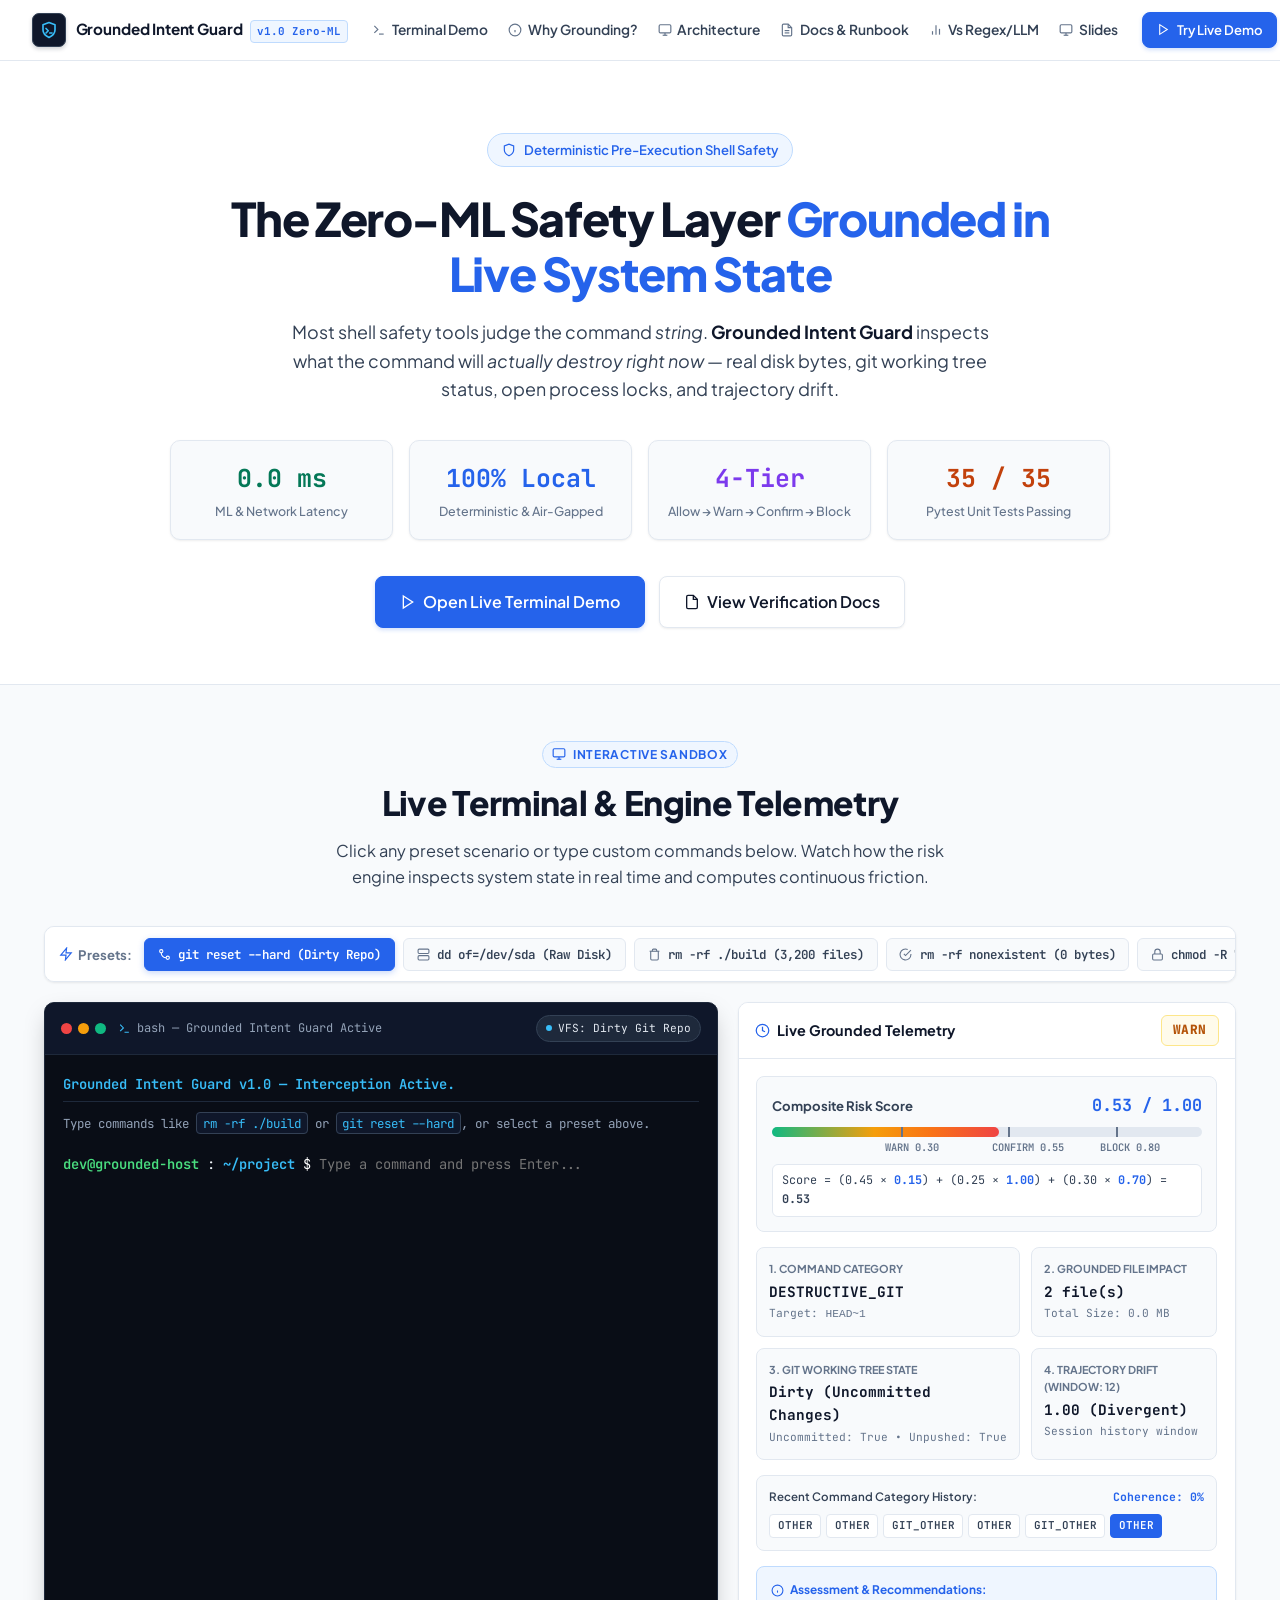
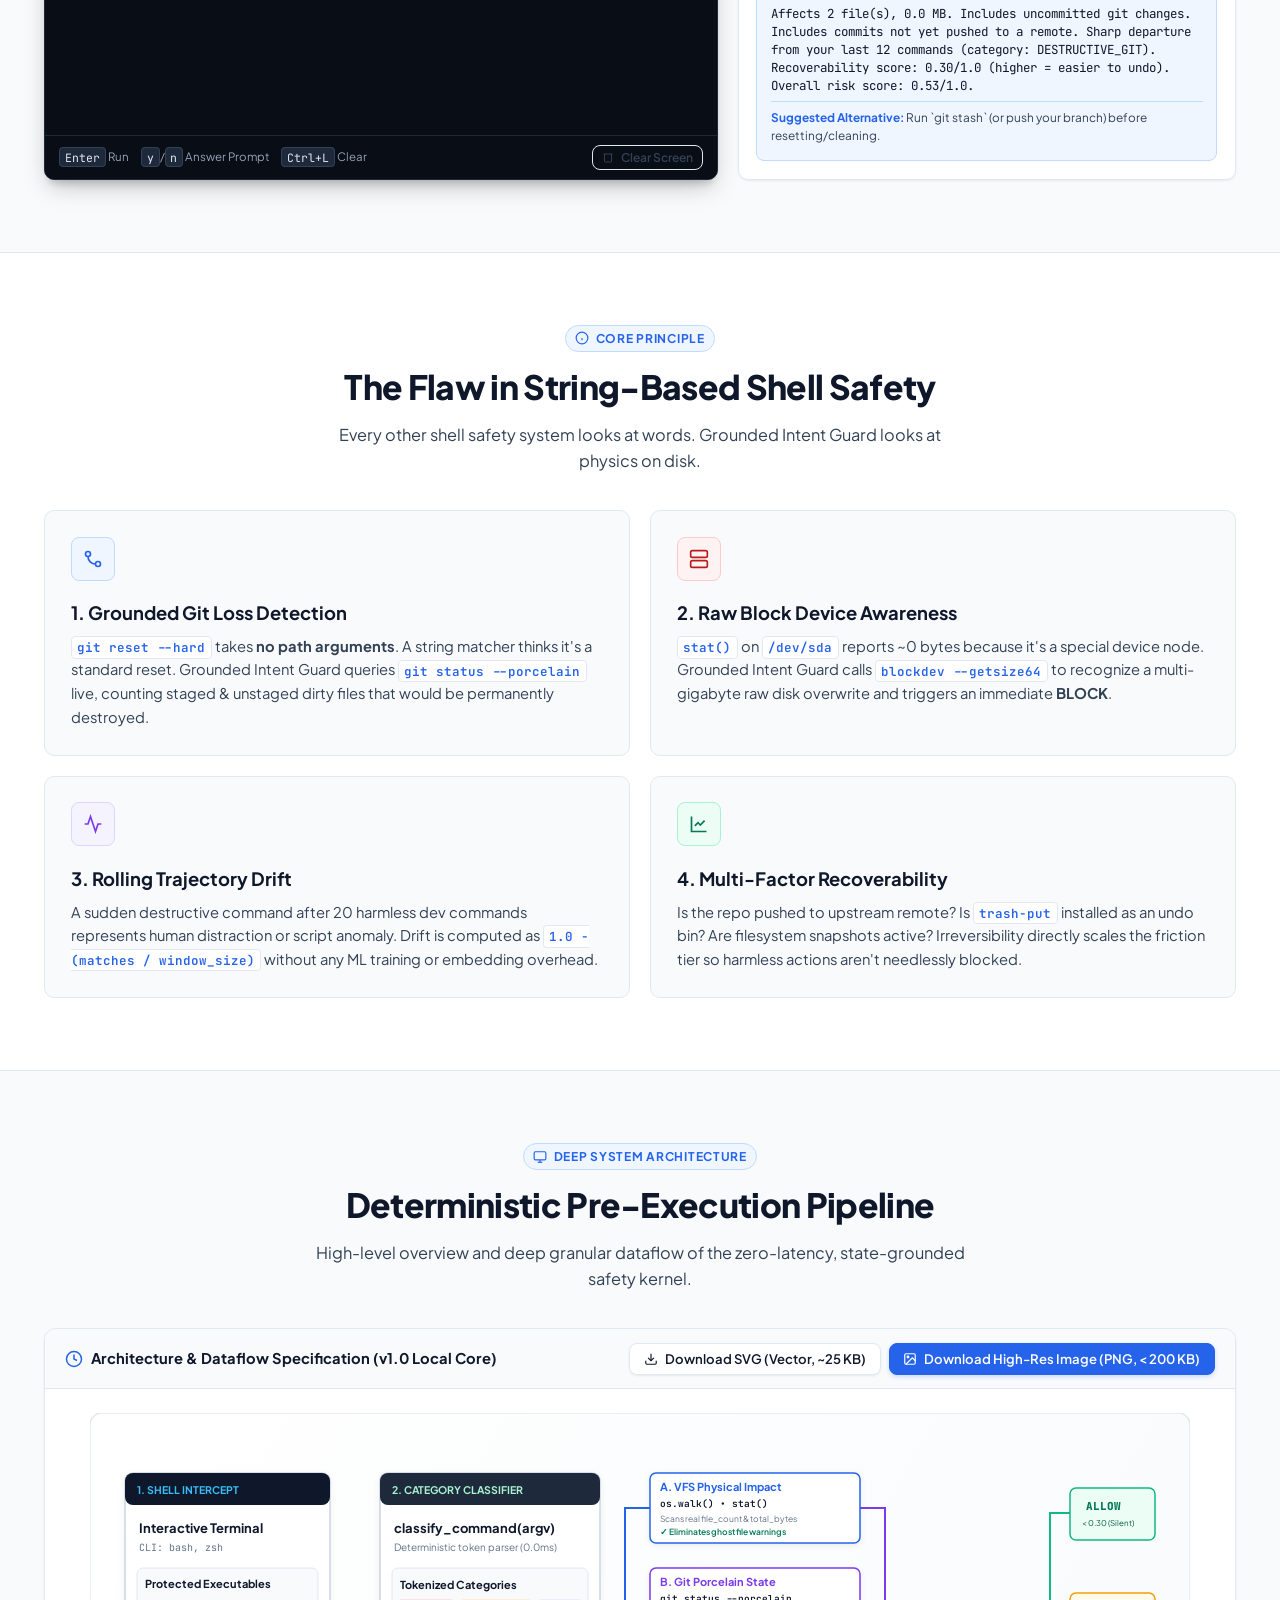
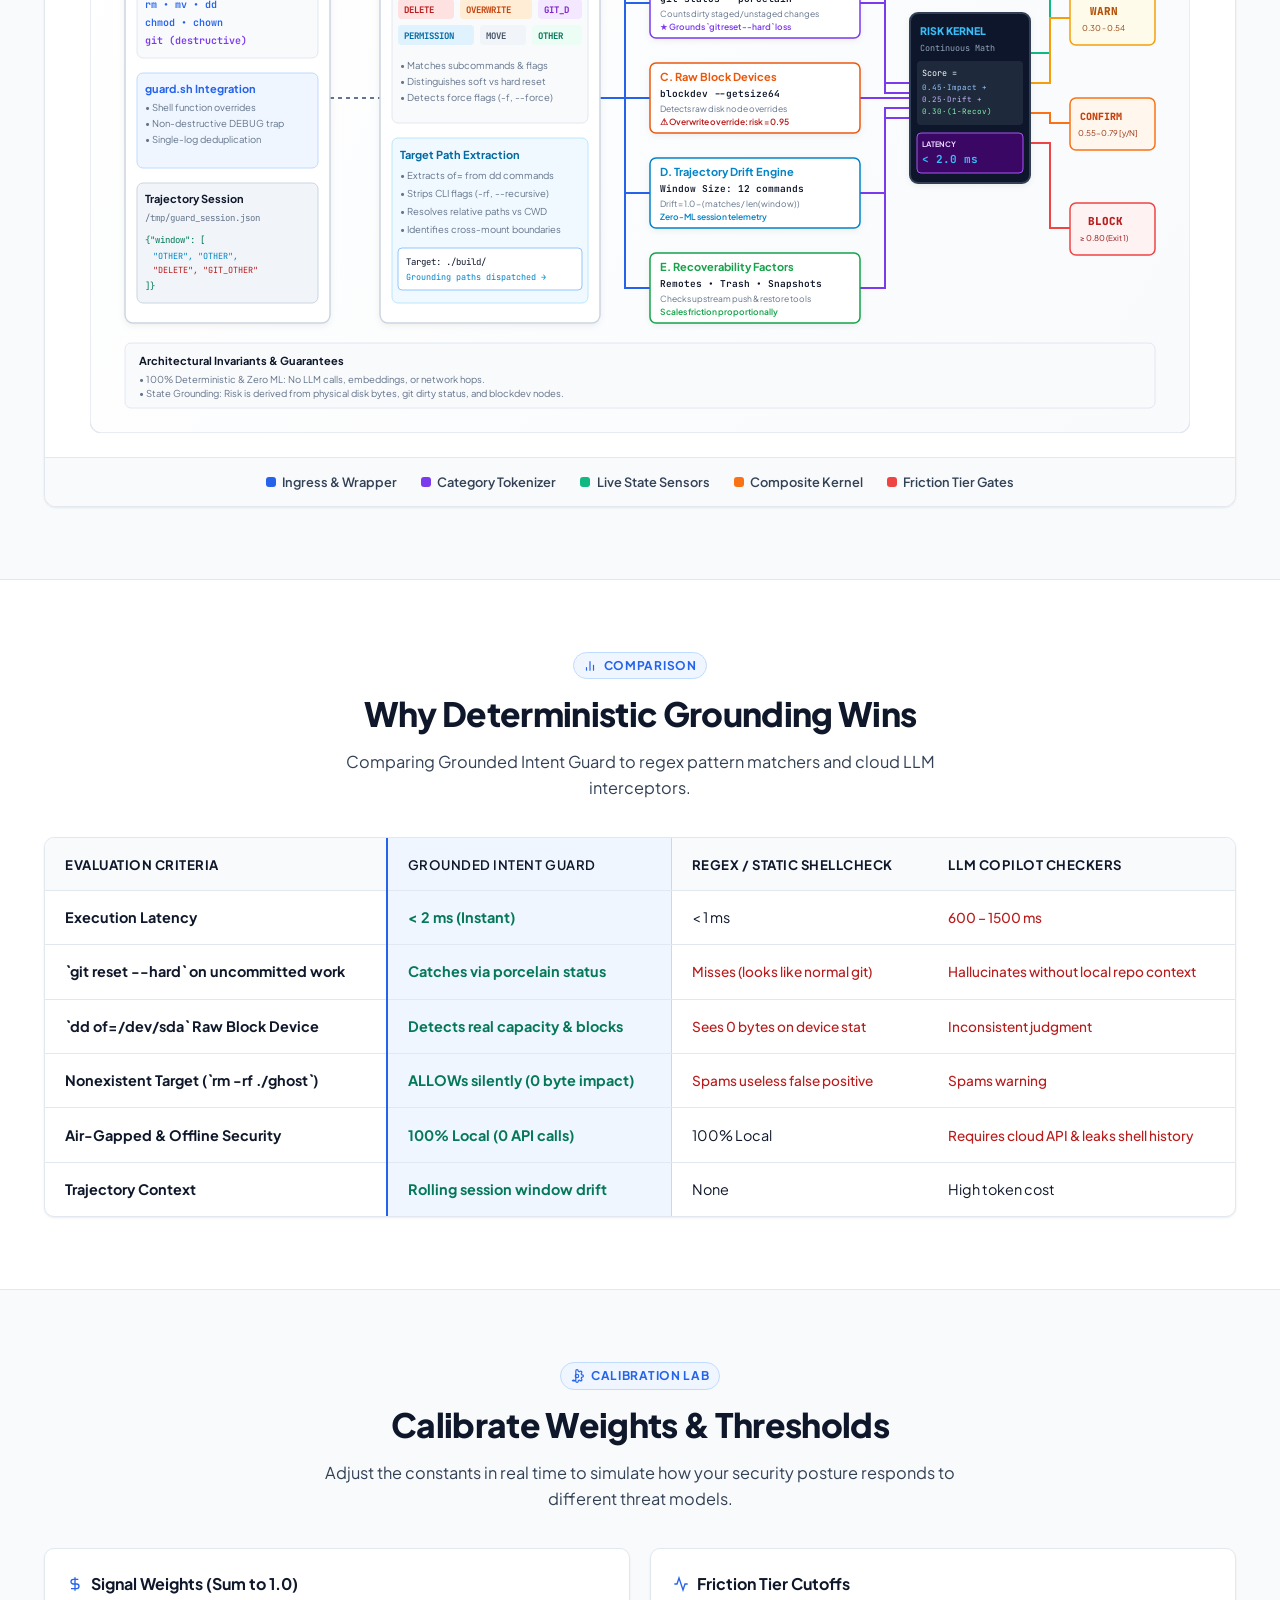
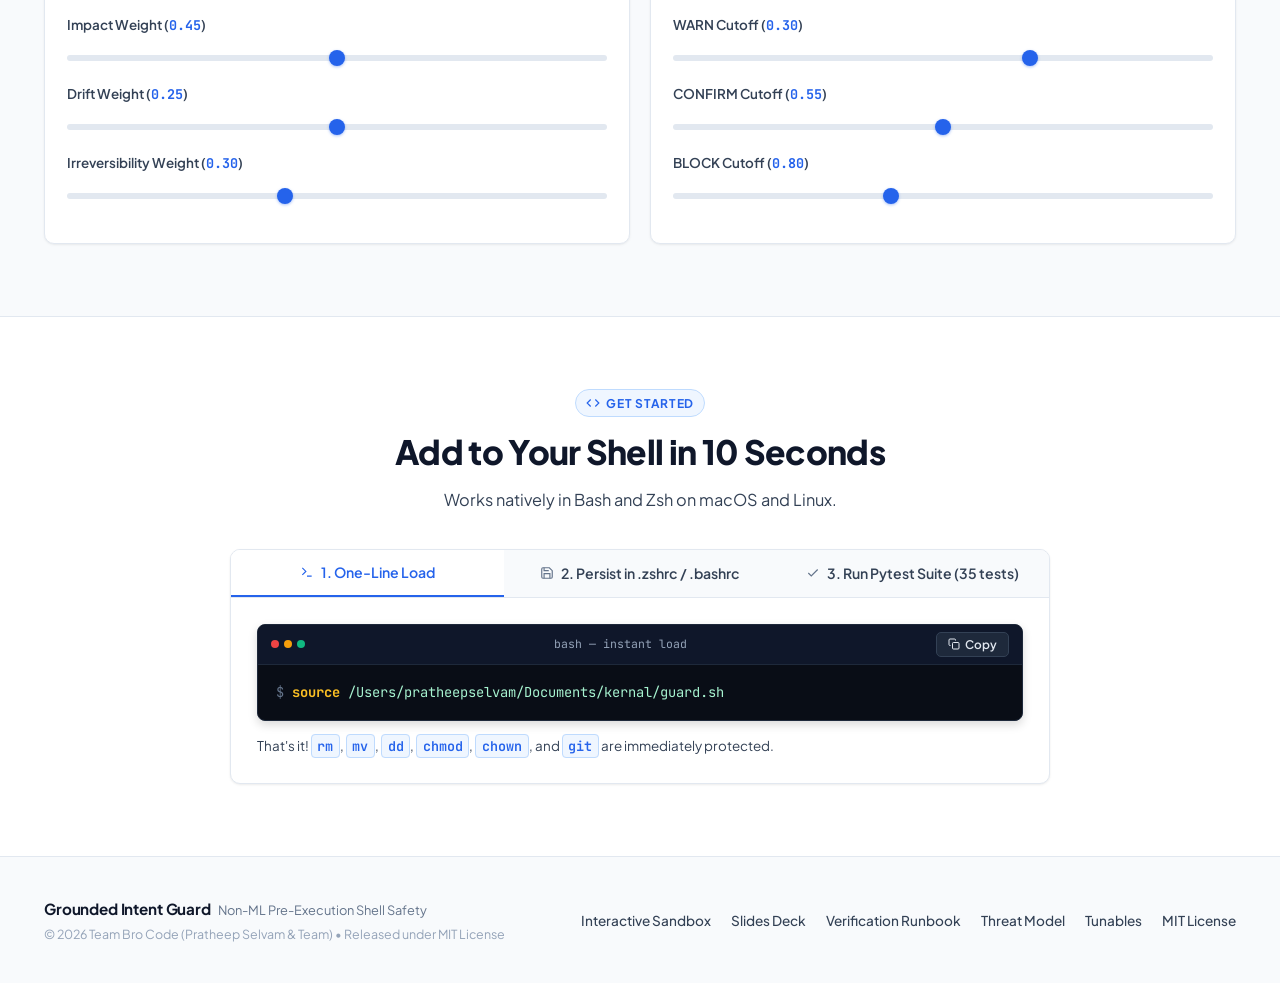
<file: index.html>
<!DOCTYPE html>
<html lang="en">
<head>
  <meta charset="UTF-8">
  <meta name="viewport" content="width=device-width, initial-scale=1.0">
  <title>Grounded Intent Guard — State-Grounded Shell Safety Layer</title>
  <meta name="description" content="A deterministic, zero-ML pre-execution safety layer for shell commands that grounds risk in live filesystem, git porcelain, and trajectory drift.">
  <link rel="icon" type="image/svg+xml" href="favicon.svg">
  <link rel="preconnect" href="https://fonts.googleapis.com">
  <link rel="preconnect" href="https://fonts.gstatic.com" crossorigin>
  <link href="https://fonts.googleapis.com/css2?family=Plus+Jakarta+Sans:wght@400;500;600;700;800&family=JetBrains+Mono:wght@400;500;600;700&display=swap" rel="stylesheet">
  <link rel="stylesheet" href="styles.css">
</head>
<body>

  <!-- Navigation Bar — Guaranteed Single Line -->
  <header class="navbar">
    <div class="nav-container">
      <a href="index.html" class="nav-brand">
        <div class="brand-icon">
          <!-- Custom Shield + Terminal Vector Logo -->
          <svg viewBox="0 0 24 24" width="18" height="18" fill="none" stroke="currentColor" stroke-width="2.2" stroke-linecap="round" stroke-linejoin="round">
            <path d="M12 22s8-4 8-10V5l-8-3-8 3v7c0 6 8 10 8 10z"/>
            <polyline points="8 10 11 13 8 16"/>
            <line x1="13" y1="16" x2="16" y2="16"/>
          </svg>
        </div>
        <div class="brand-text">
          <span class="brand-name">Grounded Intent Guard</span>
          <span class="brand-tag">v1.0 Zero-ML</span>
        </div>
      </a>

      <nav class="nav-links">
        <a href="#demo-sandbox" class="nav-link">
          <svg viewBox="0 0 24 24" width="14" height="14" fill="none" stroke="currentColor" stroke-width="2"><polyline points="4 17 10 11 4 5"/><line x1="12" y1="19" x2="20" y2="19"/></svg>
          Terminal Demo
        </a>
        <a href="#state-grounding" class="nav-link">
          <svg viewBox="0 0 24 24" width="14" height="14" fill="none" stroke="currentColor" stroke-width="2"><circle cx="12" cy="12" r="10"/><line x1="12" y1="16" x2="12" y2="12"/><line x1="12" y1="8" x2="12.01" y2="8"/></svg>
          Why Grounding?
        </a>
        <a href="#architecture" class="nav-link">
          <svg viewBox="0 0 24 24" width="14" height="14" fill="none" stroke="currentColor" stroke-width="2"><rect x="2" y="3" width="20" height="14" rx="2" ry="2"/><line x1="8" y1="21" x2="16" y2="21"/><line x1="12" y1="17" x2="12" y2="21"/></svg>
          Architecture
        </a>
        <a href="docs.html" class="nav-link">
          <svg viewBox="0 0 24 24" width="14" height="14" fill="none" stroke="currentColor" stroke-width="2"><path d="M14 2H6a2 2 0 0 0-2 2v16a2 2 0 0 0 2 2h12a2 2 0 0 0 2-2V8z"/><polyline points="14 2 14 8 20 8"/><line x1="16" y1="13" x2="8" y2="13"/><line x1="16" y1="17" x2="8" y2="17"/></svg>
          Docs & Runbook
        </a>
        <a href="#comparison" class="nav-link">
          <svg viewBox="0 0 24 24" width="14" height="14" fill="none" stroke="currentColor" stroke-width="2"><line x1="18" y1="20" x2="18" y2="10"/><line x1="12" y1="20" x2="12" y2="4"/><line x1="6" y1="20" x2="6" y2="14"/></svg>
          Vs Regex/LLM
        </a>
        <a href="slides.html" class="nav-link">
          <svg viewBox="0 0 24 24" width="14" height="14" fill="none" stroke="currentColor" stroke-width="2"><rect x="2" y="3" width="20" height="14" rx="2"/><line x1="8" y1="21" x2="16" y2="21"/><line x1="12" y1="17" x2="12" y2="21"/></svg>
          Slides
        </a>
      </nav>

      <div class="nav-actions">
        <a href="#demo-sandbox" class="btn btn-primary btn-sm">
          <svg viewBox="0 0 24 24" width="13" height="13" fill="none" stroke="currentColor" stroke-width="2"><polygon points="5 3 19 12 5 21 5 3"/></svg>
          Try Live Demo
        </a>
      </div>
    </div>
  </header>

  <!-- Hero Section -->
  <section class="hero-section" id="hero">
    <div class="container hero-container">
      <div class="hero-badge">
        <svg viewBox="0 0 24 24" width="14" height="14" fill="none" stroke="currentColor" stroke-width="2"><path d="M12 22s8-4 8-10V5l-8-3-8 3v7c0 6 8 10 8 10z"/></svg>
        <span>Deterministic Pre-Execution Shell Safety</span>
      </div>

      <h1 class="hero-title">
        The Zero-ML Safety Layer <span class="text-blue">Grounded in Live System State</span>
      </h1>

      <p class="hero-subtitle">
        Most shell safety tools judge the command <em>string</em>. <strong>Grounded Intent Guard</strong> inspects what the command will <em>actually destroy right now</em> — real disk bytes, git working tree status, open process locks, and trajectory drift.
      </p>

      <!-- Key Metrics Row -->
      <div class="metrics-strip">
        <div class="metric-card">
          <div class="metric-value text-emerald">0.0 ms</div>
          <div class="metric-label">ML & Network Latency</div>
        </div>
        <div class="metric-card">
          <div class="metric-value text-blue">100% Local</div>
          <div class="metric-label">Deterministic & Air-Gapped</div>
        </div>
        <div class="metric-card">
          <div class="metric-value text-purple">4-Tier</div>
          <div class="metric-label">Allow → Warn → Confirm → Block</div>
        </div>
        <div class="metric-card">
          <div class="metric-value text-orange">35 / 35</div>
          <div class="metric-label">Pytest Unit Tests Passing</div>
        </div>
      </div>

      <div class="hero-ctas">
        <a href="#demo-sandbox" class="btn btn-primary btn-lg">
          <svg viewBox="0 0 24 24" width="16" height="16" fill="none" stroke="currentColor" stroke-width="2"><polygon points="5 3 19 12 5 21 5 3"/></svg>
          Open Live Terminal Demo
        </a>
        <a href="docs.html" class="btn btn-secondary btn-lg">
          <svg viewBox="0 0 24 24" width="16" height="16" fill="none" stroke="currentColor" stroke-width="2"><path d="M14 2H6a2 2 0 0 0-2 2v16a2 2 0 0 0 2 2h12a2 2 0 0 0 2-2V8z"/><polyline points="14 2 14 8 20 8"/></svg>
          View Verification Docs
        </a>
      </div>
    </div>
  </section>

  <!-- Live Terminal Demo & Real-Time Engine Sandbox Section -->
  <section class="demo-section" id="demo-sandbox">
    <div class="container">
      <div class="section-header">
        <div class="section-tag">
          <svg viewBox="0 0 24 24" width="14" height="14" fill="none" stroke="currentColor" stroke-width="2"><rect x="2" y="3" width="20" height="14" rx="2" ry="2"/><line x1="8" y1="21" x2="16" y2="21"/><line x1="12" y1="17" x2="12" y2="21"/></svg>
          Interactive Sandbox
        </div>
        <h2 class="section-title">Live Terminal & Engine Telemetry</h2>
        <p class="section-desc">
          Click any preset scenario or type custom commands below. Watch how the risk engine inspects system state in real time and computes continuous friction.
        </p>
      </div>

      <!-- Quick Scenario Switcher Bar -->
      <div class="scenario-bar">
        <span class="scenario-label">
          <svg viewBox="0 0 24 24" width="14" height="14" fill="none" stroke="currentColor" stroke-width="2"><polygon points="13 2 3 14 12 14 11 22 21 10 12 10 13 2"/></svg>
          Presets:
        </span>
        <button class="scenario-btn active" data-cmd="git reset --hard HEAD~1" data-vfs="dirty-git">
          <svg viewBox="0 0 24 24" width="13" height="13" fill="none" stroke="currentColor" stroke-width="2"><circle cx="18" cy="18" r="3"/><circle cx="6" cy="6" r="3"/><path d="M6 9a9 9 0 0 0 9 9"/></svg>
          git reset --hard (Dirty Repo)
        </button>
        <button class="scenario-btn" data-cmd="dd if=/dev/zero of=/dev/sda" data-vfs="blockdev">
          <svg viewBox="0 0 24 24" width="13" height="13" fill="none" stroke="currentColor" stroke-width="2"><rect x="2" y="2" width="20" height="8" rx="2" ry="2"/><rect x="2" y="14" width="20" height="8" rx="2" ry="2"/><line x1="6" y1="6" x2="6.01" y2="6"/><line x1="6" y1="18" x2="6.01" y2="18"/></svg>
          dd of=/dev/sda (Raw Disk)
        </button>
        <button class="scenario-btn" data-cmd="rm -rf ./build" data-vfs="large-build">
          <svg viewBox="0 0 24 24" width="13" height="13" fill="none" stroke="currentColor" stroke-width="2"><polyline points="3 6 5 6 21 6"/><path d="M19 6v14a2 2 0 0 1-2 2H7a2 2 0 0 1-2-2V6m3 0V4a2 2 0 0 1 2-2h4a2 2 0 0 1 2 2v2"/></svg>
          rm -rf ./build (3,200 files)
        </button>
        <button class="scenario-btn" data-cmd="rm -rf ./nonexistent" data-vfs="empty-dir">
          <svg viewBox="0 0 24 24" width="13" height="13" fill="none" stroke="currentColor" stroke-width="2"><path d="M22 11.08V12a10 10 0 1 1-5.93-9.14"/><polyline points="22 4 12 14.01 9 11.01"/></svg>
          rm -rf nonexistent (0 bytes)
        </button>
        <button class="scenario-btn" data-cmd="chmod -R 777 /etc" data-vfs="system-dir">
          <svg viewBox="0 0 24 24" width="13" height="13" fill="none" stroke="currentColor" stroke-width="2"><rect x="3" y="11" width="18" height="11" rx="2" ry="2"/><path d="M7 11V7a5 5 0 0 1 10 0v4"/></svg>
          chmod -R 777 /etc
        </button>
        <button class="scenario-btn" data-cmd="drift-burst" data-vfs="drift-test">
          <svg viewBox="0 0 24 24" width="13" height="13" fill="none" stroke="currentColor" stroke-width="2"><polyline points="22 12 18 12 15 21 9 3 6 12 2 12"/></svg>
          Trajectory Drift Attack
        </button>
      </div>

      <!-- Main Interactive Sandbox Grid -->
      <div class="sandbox-grid">
        
        <!-- Left: Interactive Jet-Black Terminal Emulator -->
        <div class="terminal-panel">
          <div class="panel-header terminal-header">
            <div class="window-controls">
              <span class="control-dot"></span>
              <span class="control-dot"></span>
              <span class="control-dot"></span>
            </div>
            <div class="terminal-title">
              <svg viewBox="0 0 24 24" width="13" height="13" fill="none" stroke="currentColor" stroke-width="2"><polyline points="4 17 10 11 4 5"/><line x1="12" y1="19" x2="20" y2="19"/></svg>
              bash — Grounded Intent Guard Active
            </div>
            <div class="vfs-status" id="vfs-status-pill">
              <span class="vfs-dot"></span>
              <span id="vfs-label">VFS: Dirty Git Repo</span>
            </div>
          </div>

          <div class="terminal-body" id="terminal-screen">
            <div class="terminal-line banner">
              Grounded Intent Guard v1.0 — Interception Active.
            </div>
            <div class="terminal-line muted">
              Type commands like <span class="cmd-pill">rm -rf ./build</span> or <span class="cmd-pill">git reset --hard</span>, or select a preset above.
            </div>
            <div class="terminal-history" id="terminal-history"></div>
            
            <!-- Active Prompt Row -->
            <div class="terminal-prompt-row" id="terminal-prompt-row">
              <span class="prompt-user">dev@grounded-host</span>:<span class="prompt-path" id="terminal-cwd">~/project</span><span class="prompt-symbol">$</span>
              <div class="input-wrapper">
                <input type="text" id="terminal-input" class="terminal-input" placeholder="Type a command and press Enter..." autocomplete="off" spellcheck="false">
              </div>
            </div>
          </div>

          <div class="terminal-footer">
            <div class="keyboard-hints">
              <span><kbd>Enter</kbd> Run</span>
              <span><kbd>y</kbd>/<kbd>n</kbd> Answer Prompt</span>
              <span><kbd>Ctrl+L</kbd> Clear</span>
            </div>
            <button class="btn btn-xs btn-outline" id="btn-clear-term">
              <svg viewBox="0 0 24 24" width="12" height="12" fill="none" stroke="currentColor" stroke-width="2"><polyline points="3 6 5 6 21 6"/><path d="M19 6v14a2 2 0 0 1-2 2H7a2 2 0 0 1-2-2V6"/></svg>
              Clear Screen
            </button>
          </div>
        </div>

        <!-- Right: Real-time Telemetry & Risk Vector Inspector -->
        <div class="telemetry-panel">
          <div class="panel-header">
            <div class="telemetry-header-title">
              <svg viewBox="0 0 24 24" width="15" height="15" fill="none" stroke="currentColor" stroke-width="2"><circle cx="12" cy="12" r="10"/><polyline points="12 6 12 12 16 14"/></svg>
              Live Grounded Telemetry
            </div>
            <div class="tier-badge" id="action-tier-badge">ALLOW</div>
          </div>

          <div class="telemetry-body">
            
            <!-- Risk Meter Gauge -->
            <div class="gauge-card">
              <div class="gauge-header">
                <span class="gauge-title">Composite Risk Score</span>
                <span class="gauge-score" id="risk-score-value">0.15 / 1.00</span>
              </div>
              <div class="risk-bar-track">
                <div class="risk-bar-fill" id="risk-bar-fill" style="width: 15%;"></div>
                <div class="threshold-marker" style="left: 30%;" title="WARN: 0.30">
                  <span class="th-label">WARN 0.30</span>
                </div>
                <div class="threshold-marker" style="left: 55%;" title="CONFIRM: 0.55">
                  <span class="th-label">CONFIRM 0.55</span>
                </div>
                <div class="threshold-marker" style="left: 80%;" title="BLOCK: 0.80">
                  <span class="th-label">BLOCK 0.80</span>
                </div>
              </div>
              <div class="formula-breakdown" id="formula-breakdown">
                Score = (0.45 × <span id="f-impact">0.00</span>) + (0.25 × <span id="f-drift">0.00</span>) + (0.30 × <span id="f-irrev">0.50</span>) = <strong id="f-total">0.15</strong>
              </div>
            </div>

            <!-- Vector Signals Grid -->
            <div class="vector-signals-grid">
              
              <!-- Category Card -->
              <div class="signal-card">
                <div class="signal-label">1. Command Category</div>
                <div class="signal-main text-blue" id="vec-category">DELETE</div>
                <div class="signal-sub" id="vec-target-path">Target: <code>./important-project/</code></div>
              </div>

              <!-- Physical Impact Card -->
              <div class="signal-card">
                <div class="signal-label">2. Grounded File Impact</div>
                <div class="signal-main text-purple" id="vec-file-count">0 files</div>
                <div class="signal-sub" id="vec-total-bytes">Total Size: 0.0 MB</div>
              </div>

              <!-- Git Porcelain State Card -->
              <div class="signal-card">
                <div class="signal-label">3. Git Working Tree State</div>
                <div class="signal-main" id="vec-git-status">Clean / Unaffected</div>
                <div class="signal-sub" id="vec-git-details">Uncommitted: False • Unpushed: False</div>
              </div>

              <!-- Trajectory Drift Card -->
              <div class="signal-card">
                <div class="signal-label">4. Trajectory Drift (Window: 12)</div>
                <div class="signal-main text-cyan" id="vec-drift-score">0.00 (Coherent)</div>
                <div class="signal-sub">Session history window</div>
              </div>

            </div>

            <!-- Rolling Drift Window Section -->
            <div class="drift-window-section">
              <div class="drift-window-header">
                <span>Recent Command Category History:</span>
                <span class="drift-stat" id="drift-coherence-stat">Coherence: 100%</span>
              </div>
              <div class="drift-tokens" id="drift-tokens-container">
                <span class="drift-token active">DELETE</span>
              </div>
            </div>

            <!-- Live Explanation Output -->
            <div class="explanation-box" id="explanation-box">
              <div class="exp-title">
                <svg viewBox="0 0 24 24" width="13" height="13" fill="none" stroke="currentColor" stroke-width="2"><circle cx="12" cy="12" r="10"/><line x1="12" y1="16" x2="12" y2="12"/><line x1="12" y1="8" x2="12.01" y2="8"/></svg>
                Assessment & Recommendations:
              </div>
              <div class="exp-content" id="exp-text">
                Target has 0 files on disk. No data-loss risk detected. Command allowed to proceed silently.
              </div>
              <div class="exp-suggestion" id="exp-suggestion">
                <strong>Suggested Alternative:</strong> None needed.
              </div>
            </div>

          </div>
        </div>

      </div>
    </div>
  </section>

  <!-- Core Pillar: Why State Grounding Matters -->
  <section class="features-section" id="state-grounding">
    <div class="container">
      <div class="section-header">
        <div class="section-tag">
          <svg viewBox="0 0 24 24" width="14" height="14" fill="none" stroke="currentColor" stroke-width="2"><circle cx="12" cy="12" r="10"/><line x1="12" y1="16" x2="12" y2="12"/><line x1="12" y1="8" x2="12.01" y2="8"/></svg>
          Core Principle
        </div>
        <h2 class="section-title">The Flaw in String-Based Shell Safety</h2>
        <p class="section-desc">
          Every other shell safety system looks at words. Grounded Intent Guard looks at physics on disk.
        </p>
      </div>

      <div class="features-grid">
        <div class="feature-card">
          <div class="feature-icon">
            <svg viewBox="0 0 24 24" width="20" height="20" fill="none" stroke="currentColor" stroke-width="2"><circle cx="18" cy="18" r="3"/><circle cx="6" cy="6" r="3"/><path d="M6 9a9 9 0 0 0 9 9"/></svg>
          </div>
          <h3>1. Grounded Git Loss Detection</h3>
          <p>
            <code>git reset --hard</code> takes <strong>no path arguments</strong>. A string matcher thinks it's a standard reset. Grounded Intent Guard queries <code>git status --porcelain</code> live, counting staged & unstaged dirty files that would be permanently destroyed.
          </p>
        </div>

        <div class="feature-card">
          <div class="feature-icon">
            <svg viewBox="0 0 24 24" width="20" height="20" fill="none" stroke="currentColor" stroke-width="2"><rect x="2" y="2" width="20" height="8" rx="2" ry="2"/><rect x="2" y="14" width="20" height="8" rx="2" ry="2"/><line x1="6" y1="6" x2="6.01" y2="6"/><line x1="6" y1="18" x2="6.01" y2="18"/></svg>
          </div>
          <h3>2. Raw Block Device Awareness</h3>
          <p>
            <code>stat()</code> on <code>/dev/sda</code> reports ~0 bytes because it's a special device node. Grounded Intent Guard calls <code>blockdev --getsize64</code> to recognize a multi-gigabyte raw disk overwrite and triggers an immediate <strong>BLOCK</strong>.
          </p>
        </div>

        <div class="feature-card">
          <div class="feature-icon">
            <svg viewBox="0 0 24 24" width="20" height="20" fill="none" stroke="currentColor" stroke-width="2"><polyline points="22 12 18 12 15 21 9 3 6 12 2 12"/></svg>
          </div>
          <h3>3. Rolling Trajectory Drift</h3>
          <p>
            A sudden destructive command after 20 harmless dev commands represents human distraction or script anomaly. Drift is computed as <code>1.0 − (matches / window_size)</code> without any ML training or embedding overhead.
          </p>
        </div>

        <div class="feature-card">
          <div class="feature-icon">
            <svg viewBox="0 0 24 24" width="20" height="20" fill="none" stroke="currentColor" stroke-width="2"><path d="M3 3v18h18"/><path d="M18.7 8l-5.1 5.2-2.8-2.7L7 14.3"/></svg>
          </div>
          <h3>4. Multi-Factor Recoverability</h3>
          <p>
            Is the repo pushed to upstream remote? Is <code>trash-put</code> installed as an undo bin? Are filesystem snapshots active? Irreversibility directly scales the friction tier so harmless actions aren't needlessly blocked.
          </p>
        </div>
      </div>
    </div>
  </section>

  <!-- Architecture Visual Pipeline & Deep Diagram -->
  <section class="arch-section" id="architecture">
    <div class="container">
      <div class="section-header">
        <div class="section-tag">
          <svg viewBox="0 0 24 24" width="14" height="14" fill="none" stroke="currentColor" stroke-width="2"><rect x="2" y="3" width="20" height="14" rx="2" ry="2"/><line x1="8" y1="21" x2="16" y2="21"/><line x1="12" y1="17" x2="12" y2="21"/></svg>
          Deep System Architecture
        </div>
        <h2 class="section-title">Deterministic Pre-Execution Pipeline</h2>
        <p class="section-desc">
          High-level overview and deep granular dataflow of the zero-latency, state-grounded safety kernel.
        </p>
      </div>

      <!-- Deep Architecture Diagram Card with High-Res Exporter -->
      <div class="arch-diagram-card">
        <div class="arch-toolbar">
          <div class="arch-toolbar-title">
            <svg viewBox="0 0 24 24" width="18" height="18" fill="none" stroke="currentColor" stroke-width="2"><circle cx="12" cy="12" r="10"/><path d="M12 6v6l4 2"/></svg>
            <span>Architecture & Dataflow Specification (v1.0 Local Core)</span>
          </div>
          <div class="arch-toolbar-actions">
            <button class="btn btn-secondary btn-sm" id="btn-download-svg" onclick="downloadDiagramSVG()">
              <svg viewBox="0 0 24 24" width="14" height="14" fill="none" stroke="currentColor" stroke-width="2"><path d="M21 15v4a2 2 0 0 1-2 2H5a2 2 0 0 1-2-2v-4"/><polyline points="7 10 12 15 17 10"/><line x1="12" y1="15" x2="12" y2="3"/></svg>
              Download SVG (Vector, ~25 KB)
            </button>
            <button class="btn btn-primary btn-sm" id="btn-download-png" onclick="downloadDiagramPNG()">
              <svg viewBox="0 0 24 24" width="14" height="14" fill="none" stroke="currentColor" stroke-width="2"><rect x="3" y="3" width="18" height="18" rx="2"/><circle cx="8.5" cy="8.5" r="1.5"/><polyline points="21 15 16 10 5 21"/></svg>
              Download High-Res Image (PNG, &lt; 200 KB)
            </button>
          </div>
        </div>

        <div class="arch-svg-container">
          <svg id="architecture-diagram-svg" class="arch-svg" width="100%" height="auto" viewBox="0 0 1100 620" fill="none" xmlns="http://www.w3.org/2000/svg">
            <defs>
              <linearGradient id="bgGrad" x1="0" y1="0" x2="1100" y2="620" gradientUnits="userSpaceOnUse">
                <stop stop-color="#ffffff"/>
                <stop offset="1" stop-color="#f8fafc"/>
              </linearGradient>
              <filter id="cardShadow" x="-10%" y="-10%" width="120%" height="120%">
                <feDropShadow dx="0" dy="2" stdDeviation="3" flood-color="#0f172a" flood-opacity="0.06"/>
              </filter>
            </defs>

            <!-- Background Canvas -->
            <rect width="1100" height="620" rx="12" fill="url(#bgGrad)"/>
            <rect width="1100" height="620" rx="12" stroke="#e2e8f0" stroke-width="1.5"/>

            <!-- Connecting Flow Paths (Precise Alignment) -->
            <!-- Ingress -> Classifier -->
            <path d="M 240 285 L 290 285" stroke="#64748b" stroke-width="2" stroke-dasharray="4 4"/>

            <!-- Classifier -> 5 Sensors (Branching) -->
            <path d="M 510 285 L 535 285 L 535 95 L 560 95" stroke="#2563eb" stroke-width="2"/>
            <path d="M 535 285 L 535 190 L 560 190" stroke="#2563eb" stroke-width="2"/>
            <path d="M 535 285 L 560 285" stroke="#2563eb" stroke-width="2"/>
            <path d="M 535 285 L 535 380 L 560 380" stroke="#2563eb" stroke-width="2"/>
            <path d="M 535 285 L 535 475 L 560 475" stroke="#2563eb" stroke-width="2"/>

            <!-- 5 Sensors -> Kernel (Convergence) -->
            <path d="M 770 95 L 795 95 L 795 270 L 820 270" stroke="#7c3aed" stroke-width="2"/>
            <path d="M 770 190 L 795 190 L 795 280 L 820 280" stroke="#7c3aed" stroke-width="2"/>
            <path d="M 770 285 L 820 285" stroke="#7c3aed" stroke-width="2"/>
            <path d="M 770 380 L 795 380 L 795 295 L 820 295" stroke="#7c3aed" stroke-width="2"/>
            <path d="M 770 475 L 795 475 L 795 305 L 820 305" stroke="#7c3aed" stroke-width="2"/>

            <!-- Kernel -> 4 Tiers (Dispatch) -->
            <path d="M 940 240 L 960 240 L 960 100 L 980 100" stroke="#10b981" stroke-width="2"/>
            <path d="M 940 270 L 960 270 L 960 205 L 980 205" stroke="#f59e0b" stroke-width="2"/>
            <path d="M 940 300 L 960 300 L 960 310 L 980 310" stroke="#f97316" stroke-width="2"/>
            <path d="M 940 330 L 960 330 L 960 415 L 980 415" stroke="#ef4444" stroke-width="2"/>

            <!-- LAYER 1: INGRESS & INTERCEPTION (Column 1) -->
            <g id="layer-ingress" transform="translate(35, 60)">
              <rect width="205" height="450" rx="8" fill="#ffffff" stroke="#cbd5e1" stroke-width="1.5" filter="url(#cardShadow)"/>
              <rect width="205" height="32" rx="8" fill="#0f172a"/>
              <text x="12" y="21" fill="#38bdf8" font-family="Plus Jakarta Sans, sans-serif" font-weight="700" font-size="10.5">1. SHELL INTERCEPT</text>
              
              <text x="14" y="60" fill="#0f172a" font-family="Plus Jakarta Sans, sans-serif" font-weight="700" font-size="13">Interactive Terminal</text>
              <text x="14" y="78" fill="#64748b" font-family="JetBrains Mono, monospace" font-size="10">CLI: bash, zsh</text>

              <rect x="12" y="95" width="181" height="90" rx="6" fill="#f8fafc" stroke="#e2e8f0"/>
              <text x="20" y="115" fill="#0f172a" font-family="Plus Jakarta Sans, sans-serif" font-weight="700" font-size="11">Protected Executables</text>
              <text x="20" y="135" fill="#2563eb" font-family="JetBrains Mono, monospace" font-weight="600" font-size="10">rm • mv • dd</text>
              <text x="20" y="153" fill="#2563eb" font-family="JetBrains Mono, monospace" font-weight="600" font-size="10">chmod • chown</text>
              <text x="20" y="171" fill="#7c3aed" font-family="JetBrains Mono, monospace" font-weight="600" font-size="10">git (destructive)</text>

              <rect x="12" y="200" width="181" height="95" rx="6" fill="#eff6ff" stroke="#bfdbfe"/>
              <text x="20" y="220" fill="#2563eb" font-family="Plus Jakarta Sans, sans-serif" font-weight="700" font-size="11">guard.sh Integration</text>
              <text x="20" y="238" fill="#64748b" font-family="Plus Jakarta Sans, sans-serif" font-size="9.5">• Shell function overrides</text>
              <text x="20" y="254" fill="#64748b" font-family="Plus Jakarta Sans, sans-serif" font-size="9.5">• Non-destructive DEBUG trap</text>
              <text x="20" y="270" fill="#64748b" font-family="Plus Jakarta Sans, sans-serif" font-size="9.5">• Single-log deduplication</text>

              <rect x="12" y="310" width="181" height="120" rx="6" fill="#f1f5f9" stroke="#cbd5e1"/>
              <text x="20" y="330" fill="#0f172a" font-family="Plus Jakarta Sans, sans-serif" font-weight="700" font-size="11">Trajectory Session</text>
              <text x="20" y="348" fill="#64748b" font-family="JetBrains Mono, monospace" font-size="9">/tmp/guard_session.json</text>
              <text x="20" y="370" fill="#047857" font-family="JetBrains Mono, monospace" font-size="9">{"window": [</text>
              <text x="28" y="386" fill="#0284c7" font-family="JetBrains Mono, monospace" font-size="8.5">"OTHER", "OTHER",</text>
              <text x="28" y="400" fill="#b91c1c" font-family="JetBrains Mono, monospace" font-size="8.5">"DELETE", "GIT_OTHER"</text>
              <text x="20" y="416" fill="#047857" font-family="JetBrains Mono, monospace" font-size="9">]}</text>
            </g>

            <!-- LAYER 2: CATEGORY CLASSIFIER & ARGV PARSER (Column 2) -->
            <g id="layer-classify" transform="translate(290, 60)">
              <rect width="220" height="450" rx="8" fill="#ffffff" stroke="#cbd5e1" stroke-width="1.5" filter="url(#cardShadow)"/>
              <rect width="220" height="32" rx="8" fill="#1e293b"/>
              <text x="12" y="21" fill="#a7f3d0" font-family="Plus Jakarta Sans, sans-serif" font-weight="700" font-size="10.5">2. CATEGORY CLASSIFIER</text>
              
              <text x="14" y="60" fill="#0f172a" font-family="Plus Jakarta Sans, sans-serif" font-weight="700" font-size="13">classify_command(argv)</text>
              <text x="14" y="78" fill="#64748b" font-family="Plus Jakarta Sans, sans-serif" font-size="10">Deterministic token parser (0.0ms)</text>

              <rect x="12" y="95" width="196" height="155" rx="6" fill="#f8fafc" stroke="#e2e8f0"/>
              <text x="20" y="116" fill="#0f172a" font-family="Plus Jakarta Sans, sans-serif" font-weight="700" font-size="11">Tokenized Categories</text>
              
              <g transform="translate(18, 126)">
                <rect x="0" y="0" width="56" height="20" rx="4" fill="#fee2e2"/><text x="6" y="14" fill="#b91c1c" font-family="JetBrains Mono, monospace" font-weight="700" font-size="9">DELETE</text>
                <rect x="62" y="0" width="72" height="20" rx="4" fill="#ffedd5"/><text x="68" y="14" fill="#c2410c" font-family="JetBrains Mono, monospace" font-weight="700" font-size="9">OVERWRITE</text>
                <rect x="140" y="0" width="44" height="20" rx="4" fill="#f3e8ff"/><text x="146" y="14" fill="#7e22ce" font-family="JetBrains Mono, monospace" font-weight="700" font-size="9">GIT_D</text>
                
                <rect x="0" y="26" width="76" height="20" rx="4" fill="#e0f2fe"/><text x="6" y="40" fill="#0369a1" font-family="JetBrains Mono, monospace" font-weight="700" font-size="9">PERMISSION</text>
                <rect x="82" y="26" width="46" height="20" rx="4" fill="#f1f5f9"/><text x="88" y="40" fill="#475569" font-family="JetBrains Mono, monospace" font-weight="700" font-size="9">MOVE</text>
                <rect x="134" y="26" width="50" height="20" rx="4" fill="#ecfdf5"/><text x="140" y="40" fill="#047857" font-family="JetBrains Mono, monospace" font-weight="700" font-size="9">OTHER</text>
              </g>

              <text x="20" y="196" fill="#64748b" font-family="Plus Jakarta Sans, sans-serif" font-size="9.5">• Matches subcommands &amp; flags</text>
              <text x="20" y="212" fill="#64748b" font-family="Plus Jakarta Sans, sans-serif" font-size="9.5">• Distinguishes soft vs hard reset</text>
              <text x="20" y="228" fill="#64748b" font-family="Plus Jakarta Sans, sans-serif" font-size="9.5">• Detects force flags (-f, --force)</text>

              <rect x="12" y="265" width="196" height="165" rx="6" fill="#f0f9ff" stroke="#bae6fd"/>
              <text x="20" y="286" fill="#0369a1" font-family="Plus Jakarta Sans, sans-serif" font-weight="700" font-size="11">Target Path Extraction</text>
              <text x="20" y="306" fill="#64748b" font-family="Plus Jakarta Sans, sans-serif" font-size="9.5">• Extracts of= from dd commands</text>
              <text x="20" y="324" fill="#64748b" font-family="Plus Jakarta Sans, sans-serif" font-size="9.5">• Strips CLI flags (-rf, --recursive)</text>
              <text x="20" y="342" fill="#64748b" font-family="Plus Jakarta Sans, sans-serif" font-size="9.5">• Resolves relative paths vs CWD</text>
              <text x="20" y="360" fill="#64748b" font-family="Plus Jakarta Sans, sans-serif" font-size="9.5">• Identifies cross-mount boundaries</text>
              
              <rect x="18" y="375" width="184" height="42" rx="4" fill="#ffffff" stroke="#93c5fd"/>
              <text x="26" y="392" fill="#0f172a" font-family="JetBrains Mono, monospace" font-size="9">Target: ./build/</text>
              <text x="26" y="407" fill="#0284c7" font-family="JetBrains Mono, monospace" font-size="8.5">Grounding paths dispatched →</text>
            </g>

            <!-- LAYER 3: 5 STATE-GROUNDED SENSORS (Column 3) -->
            <!-- Sensor 1: VFS File Scanner -->
            <g id="sensor-vfs" transform="translate(560, 60)">
              <rect width="210" height="70" rx="6" fill="#ffffff" stroke="#2563eb" stroke-width="1.5" filter="url(#cardShadow)"/>
              <text x="10" y="18" fill="#2563eb" font-family="Plus Jakarta Sans, sans-serif" font-weight="700" font-size="11">A. VFS Physical Impact</text>
              <text x="10" y="34" fill="#0f172a" font-family="JetBrains Mono, monospace" font-weight="600" font-size="9.5">os.walk() • stat()</text>
              <text x="10" y="49" fill="#64748b" font-family="Plus Jakarta Sans, sans-serif" font-size="8.5">Scans real file_count &amp; total_bytes</text>
              <text x="10" y="62" fill="#047857" font-family="Plus Jakarta Sans, sans-serif" font-weight="600" font-size="8.5">✓ Eliminates ghost file warnings</text>
            </g>

            <!-- Sensor 2: Git Working Tree -->
            <g id="sensor-git" transform="translate(560, 155)">
              <rect width="210" height="70" rx="6" fill="#ffffff" stroke="#7c3aed" stroke-width="1.5" filter="url(#cardShadow)"/>
              <text x="10" y="18" fill="#7c3aed" font-family="Plus Jakarta Sans, sans-serif" font-weight="700" font-size="11">B. Git Porcelain State</text>
              <text x="10" y="34" fill="#0f172a" font-family="JetBrains Mono, monospace" font-weight="600" font-size="9.5">git status --porcelain</text>
              <text x="10" y="49" fill="#64748b" font-family="Plus Jakarta Sans, sans-serif" font-size="8.5">Counts dirty staged/unstaged changes</text>
              <text x="10" y="62" fill="#7c3aed" font-family="Plus Jakarta Sans, sans-serif" font-weight="600" font-size="8.5">★ Grounds `git reset --hard` loss</text>
            </g>

            <!-- Sensor 3: Raw Block Device -->
            <g id="sensor-blockdev" transform="translate(560, 250)">
              <rect width="210" height="70" rx="6" fill="#ffffff" stroke="#ea580c" stroke-width="1.5" filter="url(#cardShadow)"/>
              <text x="10" y="18" fill="#ea580c" font-family="Plus Jakarta Sans, sans-serif" font-weight="700" font-size="11">C. Raw Block Devices</text>
              <text x="10" y="34" fill="#0f172a" font-family="JetBrains Mono, monospace" font-weight="600" font-size="9.5">blockdev --getsize64</text>
              <text x="10" y="49" fill="#64748b" font-family="Plus Jakarta Sans, sans-serif" font-size="8.5">Detects raw disk node overrides</text>
              <text x="10" y="62" fill="#b91c1c" font-family="Plus Jakarta Sans, sans-serif" font-weight="600" font-size="8.5">⚠ Overwrite override: risk = 0.95</text>
            </g>

            <!-- Sensor 4: Trajectory Drift -->
            <g id="sensor-drift" transform="translate(560, 345)">
              <rect width="210" height="70" rx="6" fill="#ffffff" stroke="#0284c7" stroke-width="1.5" filter="url(#cardShadow)"/>
              <text x="10" y="18" fill="#0284c7" font-family="Plus Jakarta Sans, sans-serif" font-weight="700" font-size="11">D. Trajectory Drift Engine</text>
              <text x="10" y="34" fill="#0f172a" font-family="JetBrains Mono, monospace" font-weight="600" font-size="9.5">Window Size: 12 commands</text>
              <text x="10" y="49" fill="#64748b" font-family="Plus Jakarta Sans, sans-serif" font-size="8.5">Drift = 1.0 − (matches / len(window))</text>
              <text x="10" y="62" fill="#0284c7" font-family="Plus Jakarta Sans, sans-serif" font-weight="600" font-size="8.5">Zero-ML session telemetry</text>
            </g>

            <!-- Sensor 5: Recoverability Factors -->
            <g id="sensor-recov" transform="translate(560, 440)">
              <rect width="210" height="70" rx="6" fill="#ffffff" stroke="#16a34a" stroke-width="1.5" filter="url(#cardShadow)"/>
              <text x="10" y="18" fill="#16a34a" font-family="Plus Jakarta Sans, sans-serif" font-weight="700" font-size="11">E. Recoverability Factors</text>
              <text x="10" y="34" fill="#0f172a" font-family="JetBrains Mono, monospace" font-weight="600" font-size="9.5">Remotes • Trash • Snapshots</text>
              <text x="10" y="49" fill="#64748b" font-family="Plus Jakarta Sans, sans-serif" font-size="8.5">Checks upstream push &amp; restore tools</text>
              <text x="10" y="62" fill="#16a34a" font-family="Plus Jakarta Sans, sans-serif" font-weight="600" font-size="8.5">Scales friction proportionally</text>
            </g>

            <!-- LAYER 4: COMPOSITE RISK MATHEMATICAL KERNEL (Column 4 Left) -->
            <g id="layer-kernel" transform="translate(820, 200)">
              <rect width="120" height="170" rx="8" fill="#0f172a" stroke="#334155" stroke-width="2" filter="url(#cardShadow)"/>
              <text x="10" y="22" fill="#38bdf8" font-family="Plus Jakarta Sans, sans-serif" font-weight="800" font-size="10.5">RISK KERNEL</text>
              <text x="10" y="38" fill="#94a3b8" font-family="JetBrains Mono, monospace" font-size="8.5">Continuous Math</text>

              <rect x="7" y="48" width="106" height="64" rx="4" fill="#1e293b"/>
              <text x="12" y="63" fill="#f8fafc" font-family="JetBrains Mono, monospace" font-size="8.5">Score =</text>
              <text x="12" y="77" fill="#93c5fd" font-family="JetBrains Mono, monospace" font-size="7.5">0.45·Impact +</text>
              <text x="12" y="89" fill="#c4b5fd" font-family="JetBrains Mono, monospace" font-size="7.5">0.25·Drift +</text>
              <text x="12" y="101" fill="#86efac" font-family="JetBrains Mono, monospace" font-size="7.5">0.30·(1-Recov)</text>

              <rect x="7" y="120" width="106" height="40" rx="4" fill="#3b0764" stroke="#a855f7" stroke-width="1"/>
              <text x="12" y="134" fill="#e9d5ff" font-family="Plus Jakarta Sans, sans-serif" font-weight="700" font-size="7.5">LATENCY</text>
              <text x="12" y="150" fill="#38bdf8" font-family="JetBrains Mono, monospace" font-weight="700" font-size="11">&lt; 2.0 ms</text>
            </g>

            <!-- LAYER 5: 4-TIER ACTION DISPATCH (Column 4 Right) -->
            <!-- 1. ALLOW -->
            <g transform="translate(980, 75)">
              <rect width="85" height="52" rx="6" fill="#ecfdf5" stroke="#10b981" stroke-width="1.5"/>
              <text x="16" y="22" fill="#047857" font-family="JetBrains Mono, monospace" font-weight="800" font-size="11">ALLOW</text>
              <text x="12" y="38" fill="#065f46" font-family="Plus Jakarta Sans, sans-serif" font-size="8">&lt; 0.30 (Silent)</text>
            </g>

            <!-- 2. WARN -->
            <g transform="translate(980, 180)">
              <rect width="85" height="52" rx="6" fill="#fffbeb" stroke="#f59e0b" stroke-width="1.5"/>
              <text x="20" y="22" fill="#b45309" font-family="JetBrains Mono, monospace" font-weight="800" font-size="11">WARN</text>
              <text x="12" y="38" fill="#92400e" font-family="Plus Jakarta Sans, sans-serif" font-size="8">0.30 - 0.54</text>
            </g>

            <!-- 3. CONFIRM -->
            <g transform="translate(980, 285)">
              <rect width="85" height="52" rx="6" fill="#fff7ed" stroke="#f97316" stroke-width="1.5"/>
              <text x="10" y="22" fill="#c2410c" font-family="JetBrains Mono, monospace" font-weight="800" font-size="10">CONFIRM</text>
              <text x="8" y="38" fill="#9a3412" font-family="Plus Jakarta Sans, sans-serif" font-size="8">0.55-0.79 [y/N]</text>
            </g>

            <!-- 4. BLOCK -->
            <g transform="translate(980, 390)">
              <rect width="85" height="52" rx="6" fill="#fef2f2" stroke="#ef4444" stroke-width="1.5"/>
              <text x="18" y="22" fill="#b91c1c" font-family="JetBrains Mono, monospace" font-weight="800" font-size="11">BLOCK</text>
              <text x="10" y="38" fill="#991b1b" font-family="Plus Jakarta Sans, sans-serif" font-size="8">≥ 0.80 (Exit 1)</text>
            </g>

            <!-- Bottom Invariant Summary Bar -->
            <g transform="translate(35, 530)">
              <rect width="1030" height="65" rx="6" fill="#f8fafc" stroke="#e2e8f0"/>
              <text x="14" y="22" fill="#0f172a" font-family="Plus Jakarta Sans, sans-serif" font-weight="700" font-size="11">Architectural Invariants &amp; Guarantees</text>
              <text x="14" y="40" fill="#64748b" font-family="Plus Jakarta Sans, sans-serif" font-size="9.5">• 100% Deterministic &amp; Zero ML: No LLM calls, embeddings, or network hops.</text>
              <text x="14" y="54" fill="#64748b" font-family="Plus Jakarta Sans, sans-serif" font-size="9.5">• State Grounding: Risk is derived from physical disk bytes, git dirty status, and blockdev nodes.</text>
            </g>

          </svg>
        </div>

        <div class="diagram-legend">
          <div class="legend-item">
            <span class="legend-chip blue"></span>
            <span>Ingress & Wrapper</span>
          </div>
          <div class="legend-item">
            <span class="legend-chip purple"></span>
            <span>Category Tokenizer</span>
          </div>
          <div class="legend-item">
            <span class="legend-chip emerald"></span>
            <span>Live State Sensors</span>
          </div>
          <div class="legend-item">
            <span class="legend-chip orange"></span>
            <span>Composite Kernel</span>
          </div>
          <div class="legend-item">
            <span class="legend-chip red"></span>
            <span>Friction Tier Gates</span>
          </div>
        </div>
      </div>
    </div>
  </section>

  <!-- Comparison Table: Grounded vs Traditional vs LLM -->
  <section class="comparison-section" id="comparison">
    <div class="container">
      <div class="section-header">
        <div class="section-tag">
          <svg viewBox="0 0 24 24" width="14" height="14" fill="none" stroke="currentColor" stroke-width="2"><line x1="18" y1="20" x2="18" y2="10"/><line x1="12" y1="20" x2="12" y2="4"/><line x1="6" y1="20" x2="6" y2="14"/></svg>
          Comparison
        </div>
        <h2 class="section-title">Why Deterministic Grounding Wins</h2>
        <p class="section-desc">
          Comparing Grounded Intent Guard to regex pattern matchers and cloud LLM interceptors.
        </p>
      </div>

      <div class="table-wrapper">
        <table class="comparison-table">
          <thead>
            <tr>
              <th>Evaluation Criteria</th>
              <th class="highlight">Grounded Intent Guard</th>
              <th>Regex / Static ShellCheck</th>
              <th>LLM Copilot Checkers</th>
            </tr>
          </thead>
          <tbody>
            <tr>
              <td><strong>Execution Latency</strong></td>
              <td class="highlight"><span class="badge-good">&lt; 2 ms (Instant)</span></td>
              <td>&lt; 1 ms</td>
              <td><span class="badge-bad">600 – 1500 ms</span></td>
            </tr>
            <tr>
              <td><strong>`git reset --hard` on uncommitted work</strong></td>
              <td class="highlight"><span class="badge-good">Catches via porcelain status</span></td>
              <td><span class="badge-bad">Misses (looks like normal git)</span></td>
              <td><span class="badge-bad">Hallucinates without local repo context</span></td>
            </tr>
            <tr>
              <td><strong>`dd of=/dev/sda` Raw Block Device</strong></td>
              <td class="highlight"><span class="badge-good">Detects real capacity & blocks</span></td>
              <td><span class="badge-bad">Sees 0 bytes on device stat</span></td>
              <td><span class="badge-bad">Inconsistent judgment</span></td>
            </tr>
            <tr>
              <td><strong>Nonexistent Target (`rm -rf ./ghost`)</strong></td>
              <td class="highlight"><span class="badge-good">ALLOWs silently (0 byte impact)</span></td>
              <td><span class="badge-bad">Spams useless false positive</span></td>
              <td><span class="badge-bad">Spams warning</span></td>
            </tr>
            <tr>
              <td><strong>Air-Gapped & Offline Security</strong></td>
              <td class="highlight"><span class="badge-good">100% Local (0 API calls)</span></td>
              <td>100% Local</td>
              <td><span class="badge-bad">Requires cloud API & leaks shell history</span></td>
            </tr>
            <tr>
              <td><strong>Trajectory Context</strong></td>
              <td class="highlight"><span class="badge-good">Rolling session window drift</span></td>
              <td>None</td>
              <td>High token cost</td>
            </tr>
          </tbody>
        </table>
      </div>
    </div>
  </section>

  <!-- Interactive Tunables & Formula Simulator -->
  <section class="tunables-section">
    <div class="container">
      <div class="section-header">
        <div class="section-tag">
          <svg viewBox="0 0 24 24" width="14" height="14" fill="none" stroke="currentColor" stroke-width="2"><circle cx="12" cy="12" r="3"/><path d="M19.4 15a1.65 1.65 0 0 0 .33 1.82l.06.06a2 2 0 0 1 0 2.83 2 2 0 0 1-2.83 0l-.06-.06a1.65 1.65 0 0 0-1.82-.33 1.65 1.65 0 0 0-1 1.51V21a2 2 0 0 1-2 2 2 2 0 0 1-2-2v-.09A1.65 1.65 0 0 0 9 19.4a1.65 1.65 0 0 0-1.82.33l-.06.06a2 2 0 0 1-2.83 0 2 2 0 0 1 2.83 0l.06.06a1.65 1.65 0 0 0 1.82.33H9a1.65 1.65 0 0 0 1-1.51V3a2 2 0 0 1 2-2 2 2 0 0 1 2 2v.09a1.65 1.65 0 0 0 1 1.51 1.65 1.65 0 0 0 1.82-.33l.06-.06a2 2 0 0 1 2.83 0 2 2 0 0 1 0 2.83l-.06.06a1.65 1.65 0 0 0-.33 1.82V9a1.65 1.65 0 0 0 1.51 1H21a2 2 0 0 1 2 2 2 2 0 0 1-2 2h-.09a1.65 1.65 0 0 0-1.51 1z"/></svg>
          Calibration Lab
        </div>
        <h2 class="section-title">Calibrate Weights & Thresholds</h2>
        <p class="section-desc">
          Adjust the constants in real time to simulate how your security posture responds to different threat models.
        </p>
      </div>

      <div class="tunables-grid">
        <div class="tunable-card">
          <div class="tunable-title">
            <svg viewBox="0 0 24 24" width="16" height="16" fill="none" stroke="currentColor" stroke-width="2"><path d="M12 2v20M17 5H9.5a3.5 3.5 0 0 0 0 7h5a3.5 3.5 0 0 1 0 7H6"/></svg>
            Signal Weights (Sum to 1.0)
          </div>
          
          <div class="slider-group">
            <div class="slider-label">
              <span>Impact Weight (<span id="val-w-impact">0.45</span>)</span>
            </div>
            <input type="range" id="slider-w-impact" min="0.1" max="0.8" step="0.05" value="0.45">
          </div>

          <div class="slider-group">
            <div class="slider-label">
              <span>Drift Weight (<span id="val-w-drift">0.25</span>)</span>
            </div>
            <input type="range" id="slider-w-drift" min="0.0" max="0.5" step="0.05" value="0.25">
          </div>

          <div class="slider-group">
            <div class="slider-label">
              <span>Irreversibility Weight (<span id="val-w-irrev">0.30</span>)</span>
            </div>
            <input type="range" id="slider-w-irrev" min="0.1" max="0.6" step="0.05" value="0.30">
          </div>
        </div>

        <div class="tunable-card">
          <div class="tunable-title">
            <svg viewBox="0 0 24 24" width="16" height="16" fill="none" stroke="currentColor" stroke-width="2"><polyline points="22 12 18 12 15 21 9 3 6 12 2 12"/></svg>
            Friction Tier Cutoffs
          </div>
          
          <div class="slider-group">
            <div class="slider-label">
              <span>WARN Cutoff (<span id="val-th-warn">0.30</span>)</span>
            </div>
            <input type="range" id="slider-th-warn" min="0.1" max="0.4" step="0.05" value="0.30">
          </div>

          <div class="slider-group">
            <div class="slider-label">
              <span>CONFIRM Cutoff (<span id="val-th-confirm">0.55</span>)</span>
            </div>
            <input type="range" id="slider-th-confirm" min="0.4" max="0.7" step="0.05" value="0.55">
          </div>

          <div class="slider-group">
            <div class="slider-label">
              <span>BLOCK Cutoff (<span id="val-th-block">0.80</span>)</span>
            </div>
            <input type="range" id="slider-th-block" min="0.7" max="0.95" step="0.05" value="0.80">
          </div>
        </div>
      </div>
    </div>
  </section>

  <!-- Quickstart & Installation -->
  <section class="quickstart-section" id="quickstart">
    <div class="container">
      <div class="section-header">
        <div class="section-tag">
          <svg viewBox="0 0 24 24" width="14" height="14" fill="none" stroke="currentColor" stroke-width="2"><polyline points="16 18 22 12 16 6"/><polyline points="8 6 2 12 8 18"/></svg>
          Get Started
        </div>
        <h2 class="section-title">Add to Your Shell in 10 Seconds</h2>
        <p class="section-desc">
          Works natively in Bash and Zsh on macOS and Linux.
        </p>
      </div>

      <div class="quickstart-card">
        <div class="qs-tabs">
          <button class="qs-tab active" data-tab="bash">
            <svg viewBox="0 0 24 24" width="14" height="14" fill="none" stroke="currentColor" stroke-width="2"><polyline points="4 17 10 11 4 5"/><line x1="12" y1="19" x2="20" y2="19"/></svg>
            1. One-Line Load
          </button>
          <button class="qs-tab" data-tab="persist">
            <svg viewBox="0 0 24 24" width="14" height="14" fill="none" stroke="currentColor" stroke-width="2"><path d="M19 21H5a2 2 0 0 1-2-2V5a2 2 0 0 1 2-2h11l5 5v11a2 2 0 0 1-2 2z"/><polyline points="17 21 17 13 7 13 7 21"/><polyline points="7 3 7 8 15 8"/></svg>
            2. Persist in .zshrc / .bashrc
          </button>
          <button class="qs-tab" data-tab="pytest">
            <svg viewBox="0 0 24 24" width="14" height="14" fill="none" stroke="currentColor" stroke-width="2"><polyline points="20 6 9 17 4 12"/></svg>
            3. Run Pytest Suite (35 tests)
          </button>
        </div>

        <div class="qs-content active" id="tab-bash">
          <div class="code-snippet-box">
            <div class="code-box-header">
              <div class="code-box-dots">
                <span class="code-box-dot r"></span>
                <span class="code-box-dot y"></span>
                <span class="code-box-dot g"></span>
              </div>
              <span>bash — instant load</span>
              <button class="code-copy-btn" onclick="copyRaw('source /Users/pratheepselvam/Documents/kernal/guard.sh')">
                <svg viewBox="0 0 24 24" width="12" height="12" fill="none" stroke="currentColor" stroke-width="2"><rect x="9" y="9" width="13" height="13" rx="2" ry="2"/><path d="M5 15H4a2 2 0 0 1-2-2V4a2 2 0 0 1 2-2h9a2 2 0 0 1 2 2v1"/></svg>
                Copy
              </button>
            </div>
            <pre class="code-box-body"><span class="sh-prompt">$ </span><span class="sh-cmd">source</span> <span class="sh-path">/Users/pratheepselvam/Documents/kernal/guard.sh</span></pre>
          </div>
          <p class="qs-note">That's it! <code>rm</code>, <code>mv</code>, <code>dd</code>, <code>chmod</code>, <code>chown</code>, and <code>git</code> are immediately protected.</p>
        </div>

        <div class="qs-content" id="tab-persist">
          <div class="code-snippet-box">
            <div class="code-box-header">
              <div class="code-box-dots">
                <span class="code-box-dot r"></span>
                <span class="code-box-dot y"></span>
                <span class="code-box-dot g"></span>
              </div>
              <span>zsh / bash persistence</span>
              <button class="code-copy-btn" onclick="copyRaw('echo \'source /Users/pratheepselvam/Documents/kernal/guard.sh\' >> ~/.zshrc')">
                <svg viewBox="0 0 24 24" width="12" height="12" fill="none" stroke="currentColor" stroke-width="2"><rect x="9" y="9" width="13" height="13" rx="2" ry="2"/><path d="M5 15H4a2 2 0 0 1-2-2V4a2 2 0 0 1 2-2h9a2 2 0 0 1 2 2v1"/></svg>
                Copy
              </button>
            </div>
            <pre class="code-box-body"><span class="sh-prompt">$ </span><span class="sh-cmd">echo</span> <span class="sh-str">'source /Users/pratheepselvam/Documents/kernal/guard.sh'</span> <span class="sh-op">&gt;&gt;</span> <span class="sh-path">~/.zshrc</span></pre>
          </div>
          <p class="qs-note">Loads automatically on every interactive terminal session.</p>
        </div>

        <div class="qs-content" id="tab-pytest">
          <div class="code-snippet-box">
            <div class="code-box-header">
              <div class="code-box-dots">
                <span class="code-box-dot r"></span>
                <span class="code-box-dot y"></span>
                <span class="code-box-dot g"></span>
              </div>
              <span>pytest test runner</span>
              <button class="code-copy-btn" onclick="copyRaw('pytest -v tests/')">
                <svg viewBox="0 0 24 24" width="12" height="12" fill="none" stroke="currentColor" stroke-width="2"><rect x="9" y="9" width="13" height="13" rx="2" ry="2"/><path d="M5 15H4a2 2 0 0 1-2-2V4a2 2 0 0 1 2-2h9a2 2 0 0 1 2 2v1"/></svg>
                Copy
              </button>
            </div>
            <pre class="code-box-body"><span class="sh-prompt">$ </span><span class="sh-cmd">pytest</span> <span class="sh-flag">-v</span> <span class="sh-path">tests/</span>
<span class="sh-comment"># ============================== 35 passed in 1.08s ==============================</span></pre>
          </div>
          <p class="qs-note">Runs 35 deterministic unit tests covering classifier, VFS walking, git state, drift, and decision bounds.</p>
        </div>
      </div>
    </div>
  </section>

  <!-- Footer -->
  <footer class="footer">
    <div class="container footer-container">
      <div class="footer-left">
        <div class="brand-text">
          <span class="brand-name">Grounded Intent Guard</span>
          <span class="brand-sub">Non-ML Pre-Execution Shell Safety</span>
        </div>
        <p class="footer-copy">© 2026 Team Bro Code (Pratheep Selvam &amp; Team) • Released under MIT License</p>
      </div>
      <div class="footer-right">
        <div class="footer-links">
          <a href="index.html">Interactive Sandbox</a>
          <a href="slides.html">Slides Deck</a>
          <a href="docs.html#runbook">Verification Runbook</a>
          <a href="docs.html#limitations">Threat Model</a>
          <a href="docs.html#tunables">Tunables</a>
          <a href="license.html">MIT License</a>
        </div>
      </div>
    </div>
  </footer>

  <!-- Toast Notification -->
  <div class="toast" id="toast"></div>

  <script src="app.js"></script>
</body>
</html>
</file>
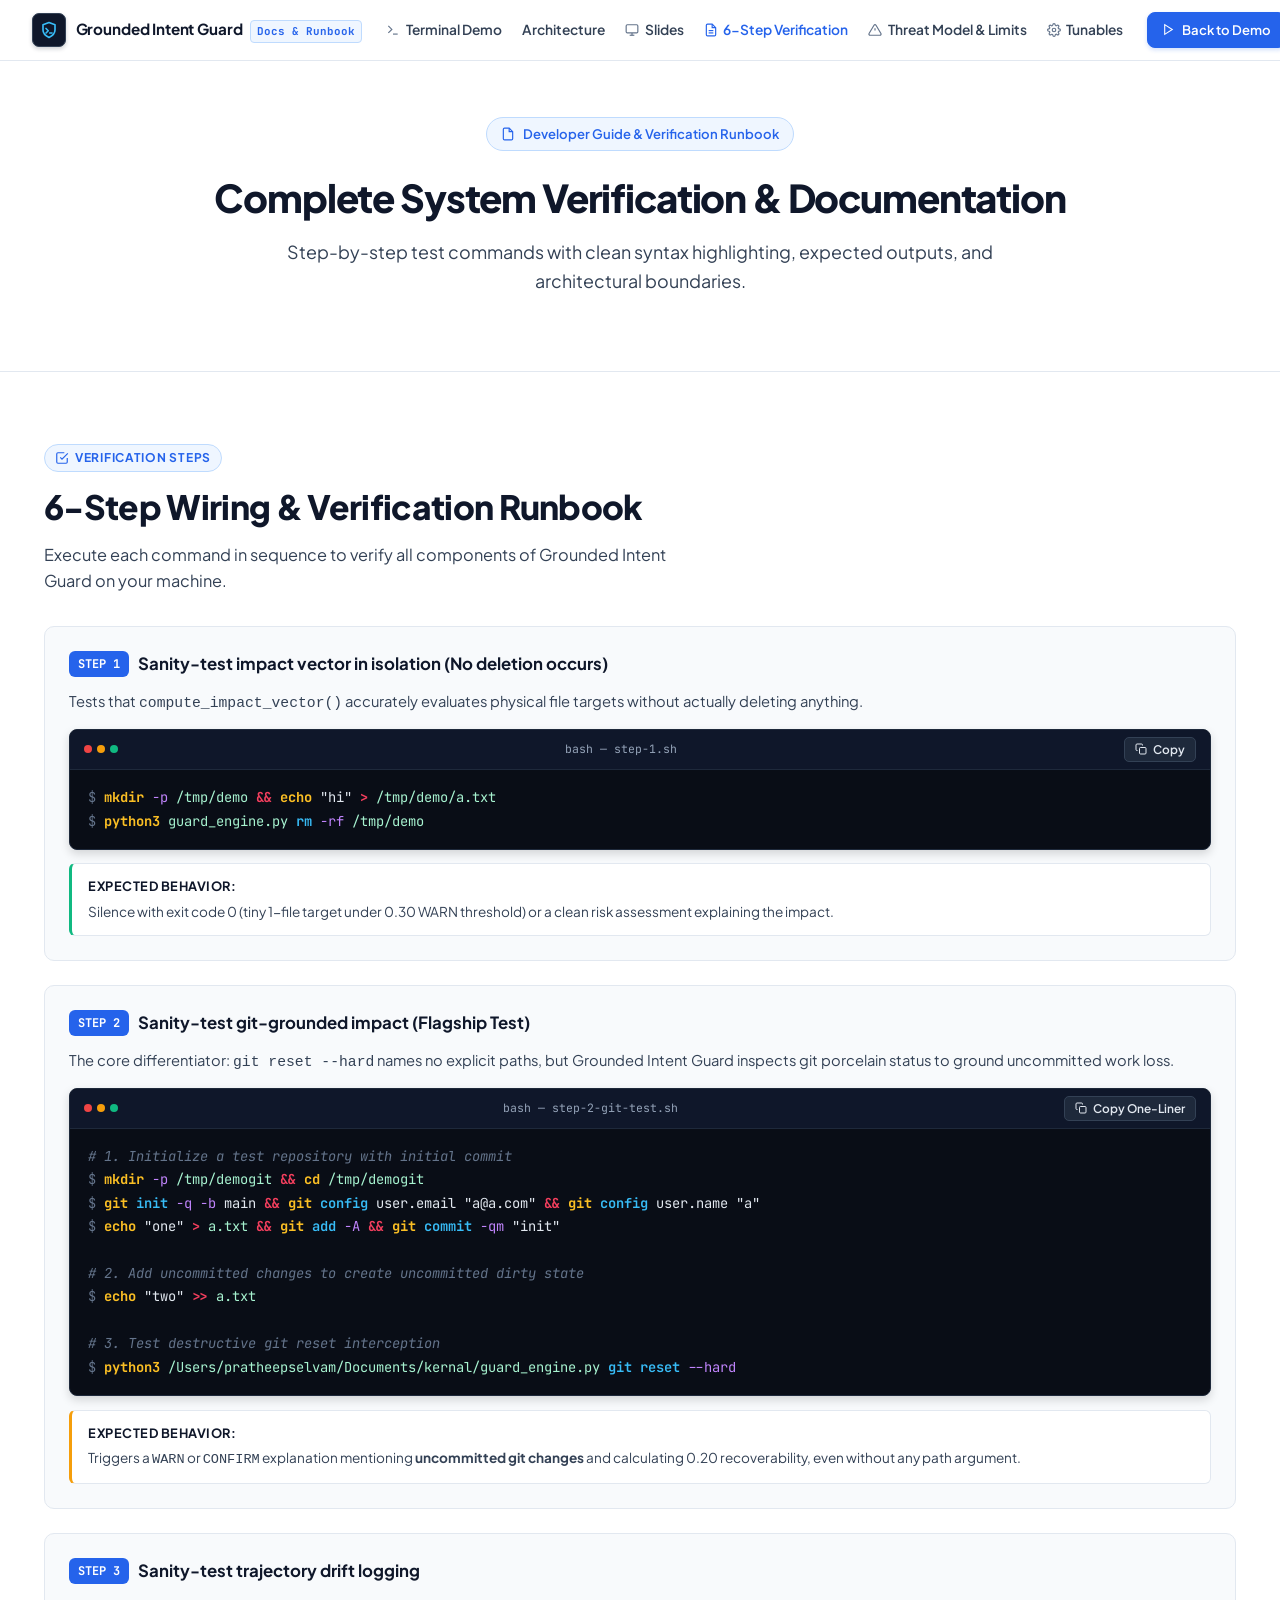
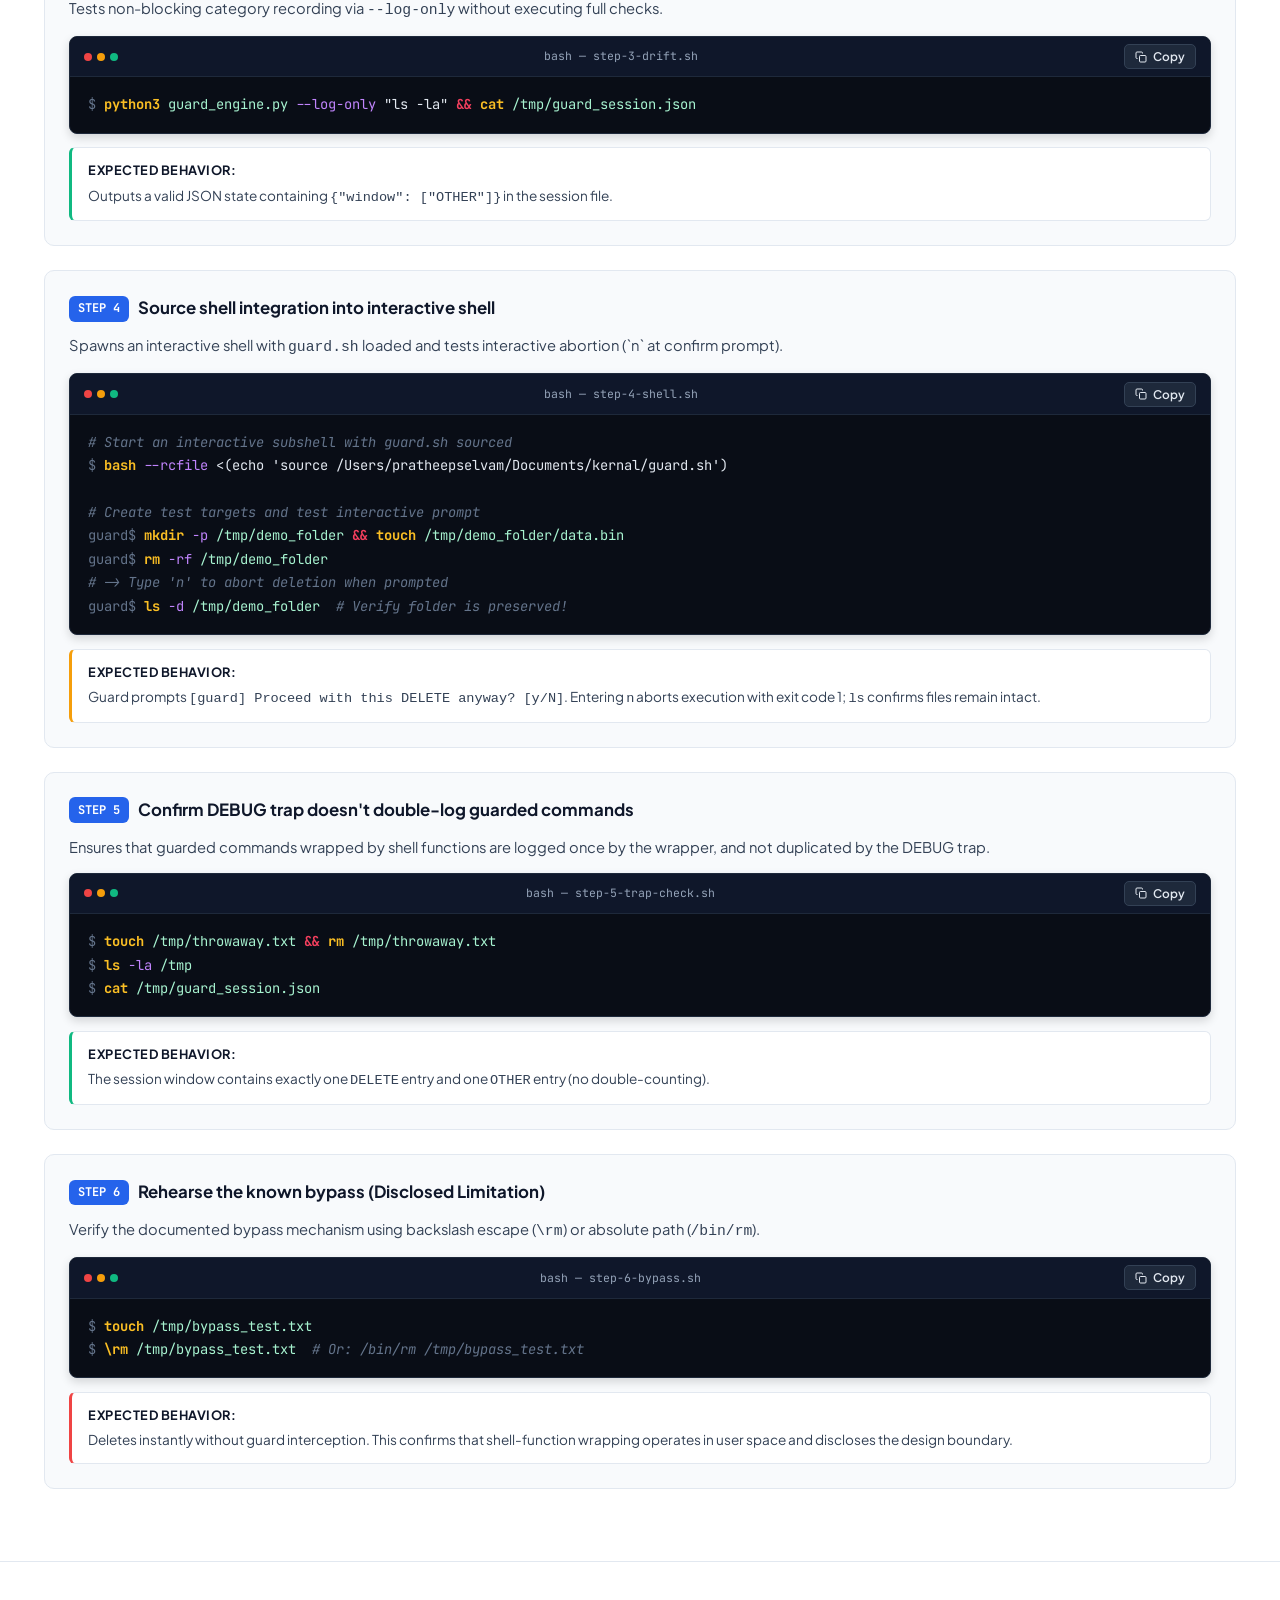
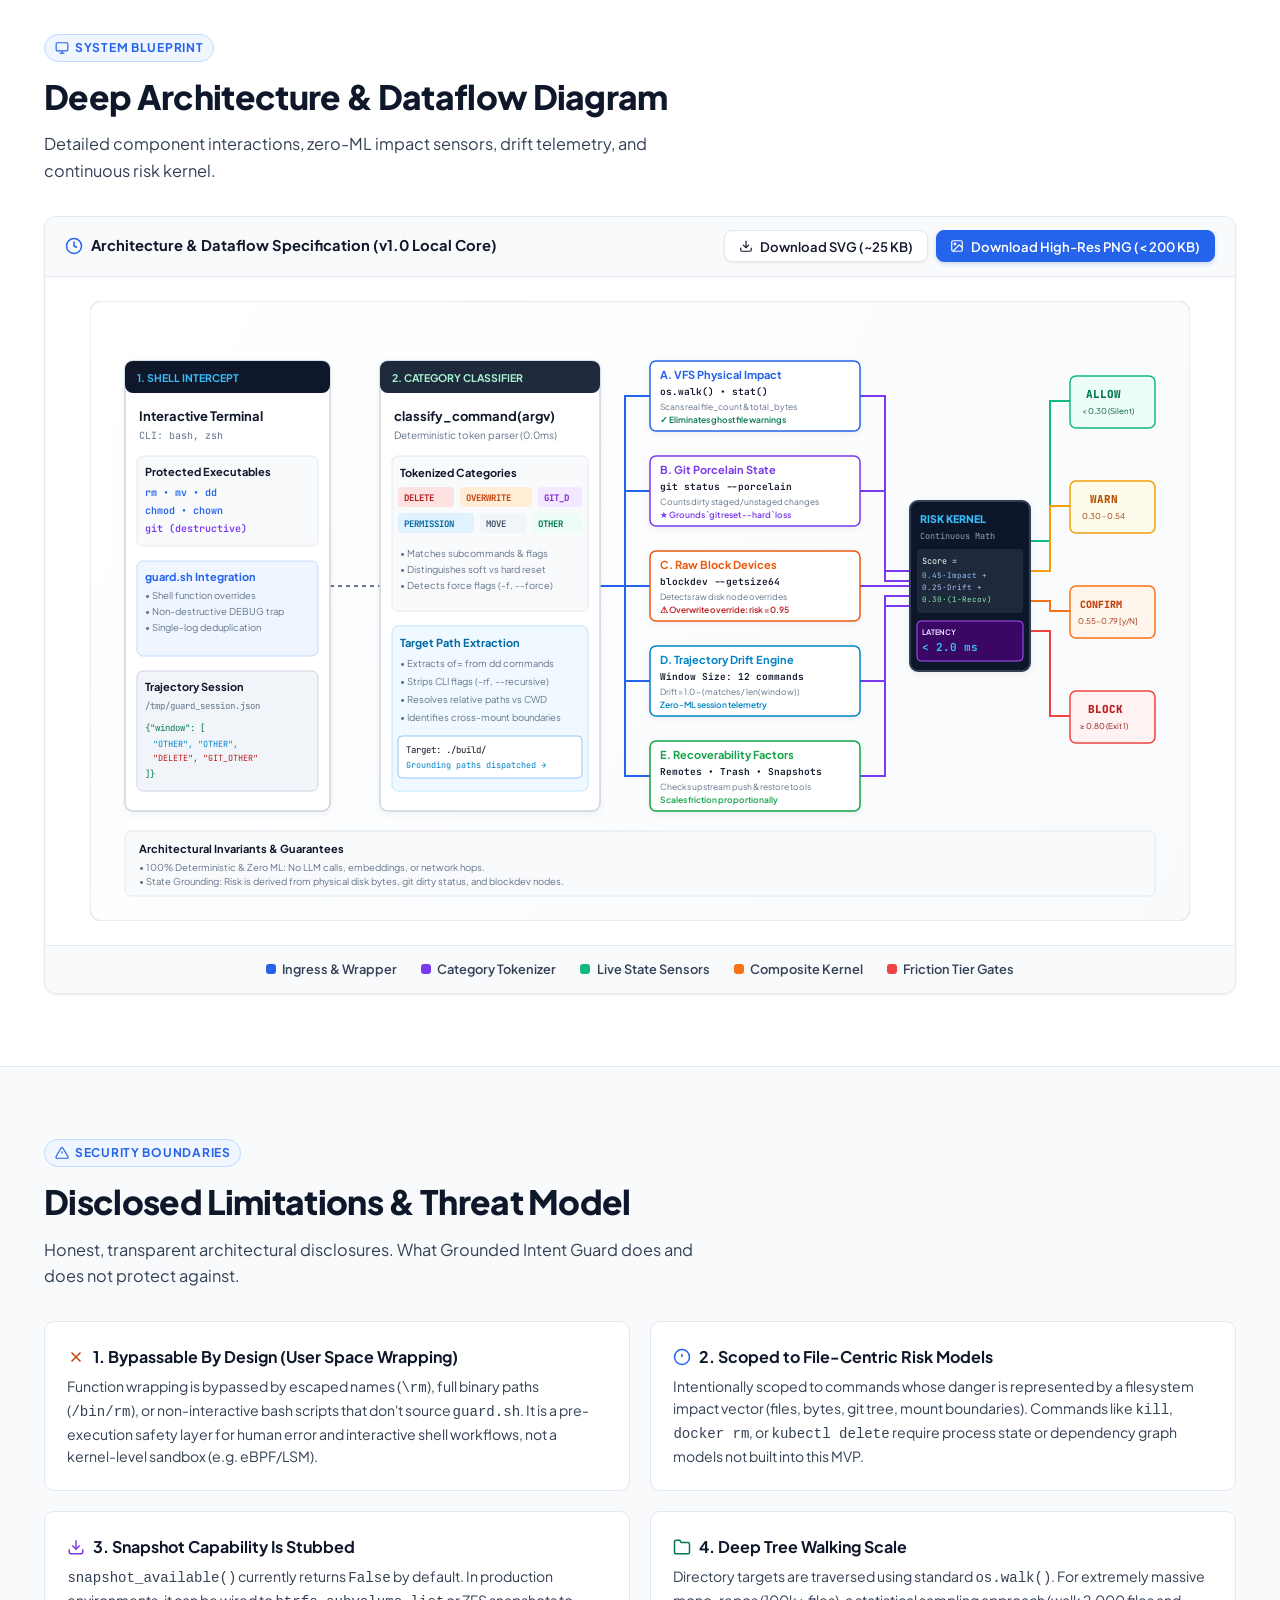
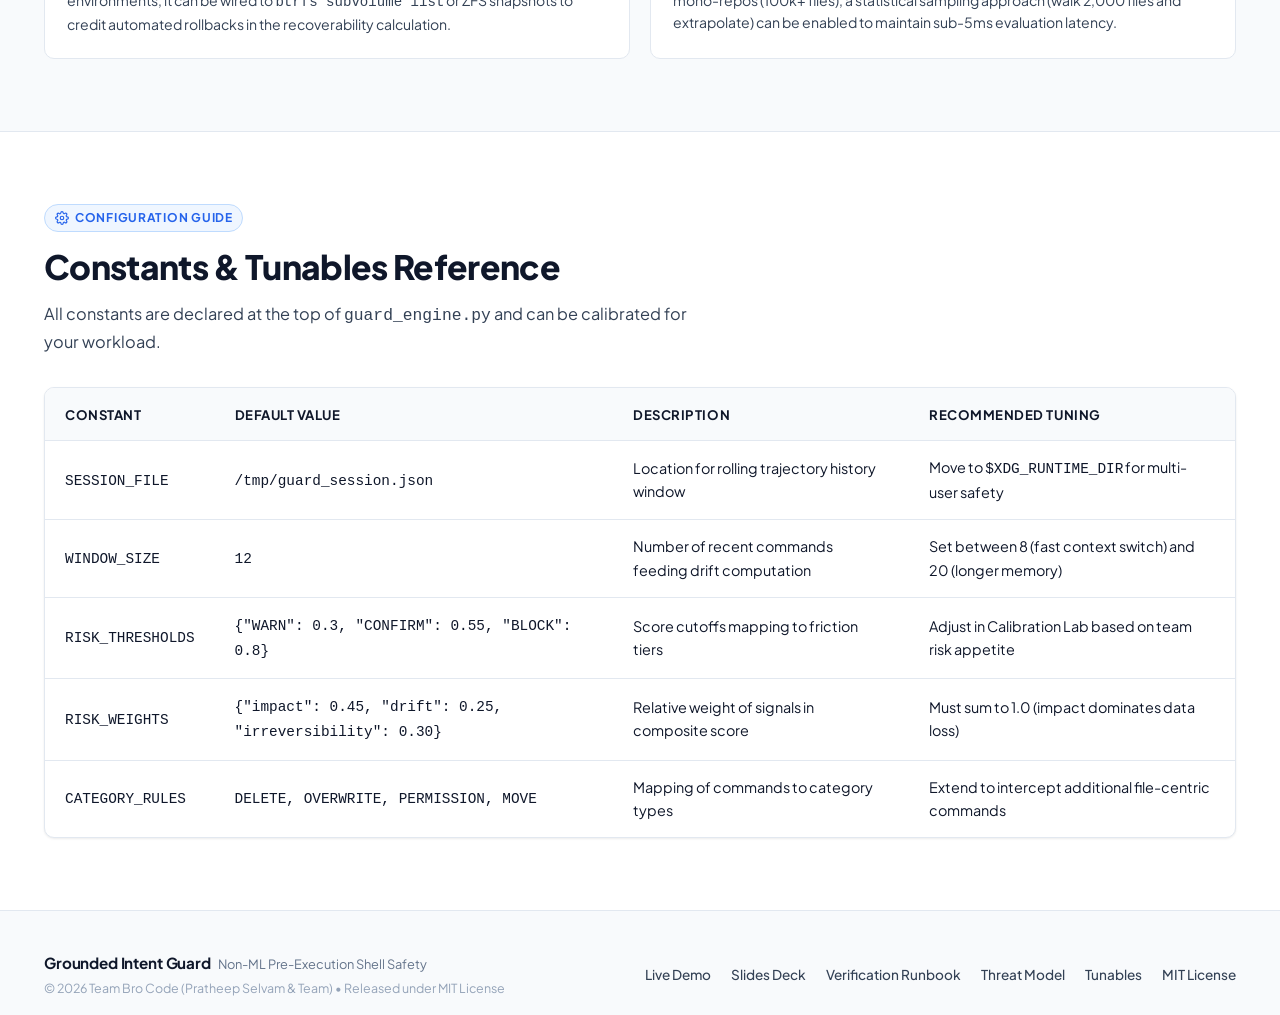
<file: docs.html>
<!DOCTYPE html>
<html lang="en">
<head>
  <meta charset="UTF-8">
  <meta name="viewport" content="width=device-width, initial-scale=1.0">
  <title>Verification Runbook & Documentation — Grounded Intent Guard</title>
  <meta name="description" content="Complete step-by-step verification runbook, architecture reference, disclosed limitations, and tunables guide for Grounded Intent Guard.">
  <link rel="icon" type="image/svg+xml" href="favicon.svg">
  <link rel="preconnect" href="https://fonts.googleapis.com">
  <link rel="preconnect" href="https://fonts.gstatic.com" crossorigin>
  <link href="https://fonts.googleapis.com/css2?family=Plus+Jakarta+Sans:wght@400;500;600;700;800&family=JetBrains+Mono:wght@400;500;600;700&display=swap" rel="stylesheet">
  <link rel="stylesheet" href="styles.css">
</head>
<body>

  <!-- Navigation Bar — Guaranteed Single Line -->
  <header class="navbar">
    <div class="nav-container">
      <a href="index.html" class="nav-brand">
        <div class="brand-icon">
          <!-- Custom Shield + Terminal Vector Logo -->
          <svg viewBox="0 0 24 24" width="18" height="18" fill="none" stroke="currentColor" stroke-width="2.2" stroke-linecap="round" stroke-linejoin="round">
            <path d="M12 22s8-4 8-10V5l-8-3-8 3v7c0 6 8 10 8 10z"/>
            <polyline points="8 10 11 13 8 16"/>
            <line x1="13" y1="16" x2="16" y2="16"/>
          </svg>
        </div>
        <div class="brand-text">
          <span class="brand-name">Grounded Intent Guard</span>
          <span class="brand-tag">Docs & Runbook</span>
        </div>
      </a>

      <nav class="nav-links">
        <a href="index.html" class="nav-link">
          <svg viewBox="0 0 24 24" width="14" height="14" fill="none" stroke="currentColor" stroke-width="2"><polyline points="4 17 10 11 4 5"/><line x1="12" y1="19" x2="20" y2="19"/></svg>
          Terminal Demo
        </a>
        <a href="index.html#architecture" class="nav-link">Architecture</a>
        <a href="slides.html" class="nav-link">
          <svg viewBox="0 0 24 24" width="14" height="14" fill="none" stroke="currentColor" stroke-width="2"><rect x="2" y="3" width="20" height="14" rx="2"/><line x1="8" y1="21" x2="16" y2="21"/><line x1="12" y1="17" x2="12" y2="21"/></svg>
          Slides
        </a>
        <a href="#runbook" class="nav-link active">
          <svg viewBox="0 0 24 24" width="14" height="14" fill="none" stroke="currentColor" stroke-width="2"><path d="M14 2H6a2 2 0 0 0-2 2v16a2 2 0 0 0 2 2h12a2 2 0 0 0 2-2V8z"/><polyline points="14 2 14 8 20 8"/><line x1="16" y1="13" x2="8" y2="13"/><line x1="16" y1="17" x2="8" y2="17"/></svg>
          6-Step Verification
        </a>
        <a href="#limitations" class="nav-link">
          <svg viewBox="0 0 24 24" width="14" height="14" fill="none" stroke="currentColor" stroke-width="2"><path d="M10.29 3.86L1.82 18a2 2 0 0 0 1.71 3h16.94a2 2 0 0 0 1.71-3L13.71 3.86a2 2 0 0 0-3.42 0z"/><line x1="12" y1="9" x2="12" y2="13"/><line x1="12" y1="17" x2="12.01" y2="17"/></svg>
          Threat Model & Limits
        </a>
        <a href="#tunables" class="nav-link">
          <svg viewBox="0 0 24 24" width="14" height="14" fill="none" stroke="currentColor" stroke-width="2"><circle cx="12" cy="12" r="3"/><path d="M19.4 15a1.65 1.65 0 0 0 .33 1.82l.06.06a2 2 0 0 1 0 2.83 2 2 0 0 1-2.83 0l-.06-.06a1.65 1.65 0 0 0-1.82-.33 1.65 1.65 0 0 0-1 1.51V21a2 2 0 0 1-2 2 2 2 0 0 1-2-2v-.09A1.65 1.65 0 0 0 9 19.4a1.65 1.65 0 0 0-1.82.33l-.06.06a2 2 0 0 1-2.83 0 2 2 0 0 1 0-2.83l.06-.06a1.65 1.65 0 0 0 .33-1.82 1.65 1.65 0 0 0-1.51-1H3a2 2 0 0 1-2-2 2 2 0 0 1 2-2h.09A1.65 1.65 0 0 0 4.6 9a1.65 1.65 0 0 0-.33-1.82l-.06-.06a2 2 0 0 1 0-2.83 2 2 0 0 1 2.83 0l.06.06a1.65 1.65 0 0 0 1.82.33H9a1.65 1.65 0 0 0 1-1.51V3a2 2 0 0 1 2-2 2 2 0 0 1 2 2v.09a1.65 1.65 0 0 0 1 1.51 1.65 1.65 0 0 0 1.82-.33l.06-.06a2 2 0 0 1 2.83 0 2 2 0 0 1 0 2.83l-.06.06a1.65 1.65 0 0 0-.33 1.82V9a1.65 1.65 0 0 0 1.51 1H21a2 2 0 0 1 2 2 2 2 0 0 1-2 2h-.09a1.65 1.65 0 0 0-1.51 1z"/></svg>
          Tunables
        </a>
      </nav>

      <div class="nav-actions">
        <a href="index.html#demo-sandbox" class="btn btn-primary btn-sm">
          <svg viewBox="0 0 24 24" width="13" height="13" fill="none" stroke="currentColor" stroke-width="2"><polygon points="5 3 19 12 5 21 5 3"/></svg>
          Back to Demo
        </a>
      </div>
    </div>
  </header>

  <!-- Docs Hero -->
  <section class="hero-section" style="padding: 3.5rem 0 2.5rem;">
    <div class="container hero-container">
      <div class="hero-badge">
        <svg viewBox="0 0 24 24" width="14" height="14" fill="none" stroke="currentColor" stroke-width="2"><path d="M14 2H6a2 2 0 0 0-2 2v16a2 2 0 0 0 2 2h12a2 2 0 0 0 2-2V8z"/><polyline points="14 2 14 8 20 8"/></svg>
        <span>Developer Guide & Verification Runbook</span>
      </div>

      <h1 class="hero-title" style="font-size: 2.4rem;">
        Complete System Verification & Documentation
      </h1>

      <p class="hero-subtitle">
        Step-by-step test commands with clean syntax highlighting, expected outputs, and architectural boundaries.
      </p>
    </div>
  </section>

  <!-- 6-Step Verification Runbook Section -->
  <section class="docs-section" id="runbook">
    <div class="container">
      <div class="section-header" style="text-align: left; margin-bottom: 2rem;">
        <div class="section-tag">
          <svg viewBox="0 0 24 24" width="14" height="14" fill="none" stroke="currentColor" stroke-width="2"><polyline points="9 11 12 14 22 4"/><path d="M21 12v7a2 2 0 0 1-2 2H5a2 2 0 0 1-2-2V5a2 2 0 0 1 2-2h11"/></svg>
          Verification Steps
        </div>
        <h2 class="section-title">6-Step Wiring & Verification Runbook</h2>
        <p class="section-desc" style="margin: 0;">
          Execute each command in sequence to verify all components of Grounded Intent Guard on your machine.
        </p>
      </div>

      <div class="docs-grid">

        <!-- Step 1 -->
        <div class="runbook-step-card">
          <div class="runbook-header">
            <div class="runbook-num-title">
              <span class="runbook-badge">STEP 1</span>
              <span>Sanity-test impact vector in isolation (No deletion occurs)</span>
            </div>
          </div>
          <p class="runbook-desc">
            Tests that <code>compute_impact_vector()</code> accurately evaluates physical file targets without actually deleting anything.
          </p>
          
          <div class="code-snippet-box">
            <div class="code-box-header">
              <div class="code-box-dots">
                <span class="code-box-dot r"></span>
                <span class="code-box-dot y"></span>
                <span class="code-box-dot g"></span>
              </div>
              <span>bash — step-1.sh</span>
              <button class="code-copy-btn" onclick="copyCode('cmd-step1')">
                <svg viewBox="0 0 24 24" width="12" height="12" fill="none" stroke="currentColor" stroke-width="2"><rect x="9" y="9" width="13" height="13" rx="2" ry="2"/><path d="M5 15H4a2 2 0 0 1-2-2V4a2 2 0 0 1 2-2h9a2 2 0 0 1 2 2v1"/></svg>
                Copy
              </button>
            </div>
            <pre class="code-box-body" id="cmd-step1"><span class="sh-prompt">$ </span><span class="sh-cmd">mkdir</span> <span class="sh-flag">-p</span> <span class="sh-path">/tmp/demo</span> <span class="sh-op">&amp;&amp;</span> <span class="sh-cmd">echo</span> <span class="sh-str">"hi"</span> <span class="sh-op">&gt;</span> <span class="sh-path">/tmp/demo/a.txt</span>
<span class="sh-prompt">$ </span><span class="sh-cmd">python3</span> <span class="sh-path">guard_engine.py</span> <span class="sh-subcmd">rm</span> <span class="sh-flag">-rf</span> <span class="sh-path">/tmp/demo</span></pre>
          </div>

          <div class="expected-output-box">
            <div class="expected-title">Expected Behavior:</div>
            Silence with exit code 0 (tiny 1-file target under 0.30 WARN threshold) or a clean risk assessment explaining the impact.
          </div>
        </div>

        <!-- Step 2 (Flagship Test - Fully Syntax Highlighted) -->
        <div class="runbook-step-card">
          <div class="runbook-header">
            <div class="runbook-num-title">
              <span class="runbook-badge">STEP 2</span>
              <span>Sanity-test git-grounded impact (Flagship Test)</span>
            </div>
          </div>
          <p class="runbook-desc">
            The core differentiator: <code>git reset --hard</code> names no explicit paths, but Grounded Intent Guard inspects git porcelain status to ground uncommitted work loss.
          </p>

          <div class="code-snippet-box">
            <div class="code-box-header">
              <div class="code-box-dots">
                <span class="code-box-dot r"></span>
                <span class="code-box-dot y"></span>
                <span class="code-box-dot g"></span>
              </div>
              <span>bash — step-2-git-test.sh</span>
              <button class="code-copy-btn" onclick="copyRaw('mkdir -p /tmp/demogit && cd /tmp/demogit && git init -q -b main && git config user.email a@a.com && git config user.name a && echo one > a.txt && git add -A && git commit -qm init && echo two >> a.txt && python3 /Users/pratheepselvam/Documents/kernal/guard_engine.py git reset --hard')">
                <svg viewBox="0 0 24 24" width="12" height="12" fill="none" stroke="currentColor" stroke-width="2"><rect x="9" y="9" width="13" height="13" rx="2" ry="2"/><path d="M5 15H4a2 2 0 0 1-2-2V4a2 2 0 0 1 2-2h9a2 2 0 0 1 2 2v1"/></svg>
                Copy One-Liner
              </button>
            </div>
            <pre class="code-box-body" id="cmd-step2"><span class="sh-comment"># 1. Initialize a test repository with initial commit</span>
<span class="sh-prompt">$ </span><span class="sh-cmd">mkdir</span> <span class="sh-flag">-p</span> <span class="sh-path">/tmp/demogit</span> <span class="sh-op">&amp;&amp;</span> <span class="sh-cmd">cd</span> <span class="sh-path">/tmp/demogit</span>
<span class="sh-prompt">$ </span><span class="sh-cmd">git</span> <span class="sh-subcmd">init</span> <span class="sh-flag">-q</span> <span class="sh-flag">-b</span> <span class="sh-str">main</span> <span class="sh-op">&amp;&amp;</span> <span class="sh-cmd">git</span> <span class="sh-subcmd">config</span> <span class="sh-str">user.email</span> <span class="sh-str">"a@a.com"</span> <span class="sh-op">&amp;&amp;</span> <span class="sh-cmd">git</span> <span class="sh-subcmd">config</span> <span class="sh-str">user.name</span> <span class="sh-str">"a"</span>
<span class="sh-prompt">$ </span><span class="sh-cmd">echo</span> <span class="sh-str">"one"</span> <span class="sh-op">&gt;</span> <span class="sh-path">a.txt</span> <span class="sh-op">&amp;&amp;</span> <span class="sh-cmd">git</span> <span class="sh-subcmd">add</span> <span class="sh-flag">-A</span> <span class="sh-op">&amp;&amp;</span> <span class="sh-cmd">git</span> <span class="sh-subcmd">commit</span> <span class="sh-flag">-qm</span> <span class="sh-str">"init"</span>

<span class="sh-comment"># 2. Add uncommitted changes to create uncommitted dirty state</span>
<span class="sh-prompt">$ </span><span class="sh-cmd">echo</span> <span class="sh-str">"two"</span> <span class="sh-op">&gt;&gt;</span> <span class="sh-path">a.txt</span>

<span class="sh-comment"># 3. Test destructive git reset interception</span>
<span class="sh-prompt">$ </span><span class="sh-cmd">python3</span> <span class="sh-path">/Users/pratheepselvam/Documents/kernal/guard_engine.py</span> <span class="sh-subcmd">git reset</span> <span class="sh-flag">--hard</span></pre>
          </div>

          <div class="expected-output-box warning">
            <div class="expected-title">Expected Behavior:</div>
            Triggers a <code>WARN</code> or <code>CONFIRM</code> explanation mentioning <strong>uncommitted git changes</strong> and calculating 0.20 recoverability, even without any path argument.
          </div>
        </div>

        <!-- Step 3 -->
        <div class="runbook-step-card">
          <div class="runbook-header">
            <div class="runbook-num-title">
              <span class="runbook-badge">STEP 3</span>
              <span>Sanity-test trajectory drift logging</span>
            </div>
          </div>
          <p class="runbook-desc">
            Tests non-blocking category recording via <code>--log-only</code> without executing full checks.
          </p>

          <div class="code-snippet-box">
            <div class="code-box-header">
              <div class="code-box-dots">
                <span class="code-box-dot r"></span>
                <span class="code-box-dot y"></span>
                <span class="code-box-dot g"></span>
              </div>
              <span>bash — step-3-drift.sh</span>
              <button class="code-copy-btn" onclick="copyRaw('python3 guard_engine.py --log-only \"ls -la\" && cat /tmp/guard_session.json')">
                <svg viewBox="0 0 24 24" width="12" height="12" fill="none" stroke="currentColor" stroke-width="2"><rect x="9" y="9" width="13" height="13" rx="2" ry="2"/><path d="M5 15H4a2 2 0 0 1-2-2V4a2 2 0 0 1 2-2h9a2 2 0 0 1 2 2v1"/></svg>
                Copy
              </button>
            </div>
            <pre class="code-box-body" id="cmd-step3"><span class="sh-prompt">$ </span><span class="sh-cmd">python3</span> <span class="sh-path">guard_engine.py</span> <span class="sh-flag">--log-only</span> <span class="sh-str">"ls -la"</span> <span class="sh-op">&amp;&amp;</span> <span class="sh-cmd">cat</span> <span class="sh-path">/tmp/guard_session.json</span></pre>
          </div>

          <div class="expected-output-box">
            <div class="expected-title">Expected Behavior:</div>
            Outputs a valid JSON state containing <code>{"window": ["OTHER"]}</code> in the session file.
          </div>
        </div>

        <!-- Step 4 -->
        <div class="runbook-step-card">
          <div class="runbook-header">
            <div class="runbook-num-title">
              <span class="runbook-badge">STEP 4</span>
              <span>Source shell integration into interactive shell</span>
            </div>
          </div>
          <p class="runbook-desc">
            Spawns an interactive shell with <code>guard.sh</code> loaded and tests interactive abortion (`n` at confirm prompt).
          </p>

          <div class="code-snippet-box">
            <div class="code-box-header">
              <div class="code-box-dots">
                <span class="code-box-dot r"></span>
                <span class="code-box-dot y"></span>
                <span class="code-box-dot g"></span>
              </div>
              <span>bash — step-4-shell.sh</span>
              <button class="code-copy-btn" onclick="copyRaw('bash --rcfile <(echo \'source /Users/pratheepselvam/Documents/kernal/guard.sh\')')">
                <svg viewBox="0 0 24 24" width="12" height="12" fill="none" stroke="currentColor" stroke-width="2"><rect x="9" y="9" width="13" height="13" rx="2" ry="2"/><path d="M5 15H4a2 2 0 0 1-2-2V4a2 2 0 0 1 2-2h9a2 2 0 0 1 2 2v1"/></svg>
                Copy
              </button>
            </div>
            <pre class="code-box-body" id="cmd-step4"><span class="sh-comment"># Start an interactive subshell with guard.sh sourced</span>
<span class="sh-prompt">$ </span><span class="sh-cmd">bash</span> <span class="sh-flag">--rcfile</span> <span class="sh-str">&lt;(echo 'source /Users/pratheepselvam/Documents/kernal/guard.sh')</span>

<span class="sh-comment"># Create test targets and test interactive prompt</span>
<span class="sh-prompt">guard$ </span><span class="sh-cmd">mkdir</span> <span class="sh-flag">-p</span> <span class="sh-path">/tmp/demo_folder</span> <span class="sh-op">&amp;&amp;</span> <span class="sh-cmd">touch</span> <span class="sh-path">/tmp/demo_folder/data.bin</span>
<span class="sh-prompt">guard$ </span><span class="sh-cmd">rm</span> <span class="sh-flag">-rf</span> <span class="sh-path">/tmp/demo_folder</span>
<span class="sh-comment"># -> Type 'n' to abort deletion when prompted</span>
<span class="sh-prompt">guard$ </span><span class="sh-cmd">ls</span> <span class="sh-flag">-d</span> <span class="sh-path">/tmp/demo_folder</span>  <span class="sh-comment"># Verify folder is preserved!</span></pre>
          </div>

          <div class="expected-output-box warning">
            <div class="expected-title">Expected Behavior:</div>
            Guard prompts <code>[guard] Proceed with this DELETE anyway? [y/N]</code>. Entering <code>n</code> aborts execution with exit code 1; <code>ls</code> confirms files remain intact.
          </div>
        </div>

        <!-- Step 5 -->
        <div class="runbook-step-card">
          <div class="runbook-header">
            <div class="runbook-num-title">
              <span class="runbook-badge">STEP 5</span>
              <span>Confirm DEBUG trap doesn't double-log guarded commands</span>
            </div>
          </div>
          <p class="runbook-desc">
            Ensures that guarded commands wrapped by shell functions are logged once by the wrapper, and not duplicated by the DEBUG trap.
          </p>

          <div class="code-snippet-box">
            <div class="code-box-header">
              <div class="code-box-dots">
                <span class="code-box-dot r"></span>
                <span class="code-box-dot y"></span>
                <span class="code-box-dot g"></span>
              </div>
              <span>bash — step-5-trap-check.sh</span>
              <button class="code-copy-btn" onclick="copyRaw('rm /tmp/throwaway.txt; ls -la /tmp; cat /tmp/guard_session.json')">
                <svg viewBox="0 0 24 24" width="12" height="12" fill="none" stroke="currentColor" stroke-width="2"><rect x="9" y="9" width="13" height="13" rx="2" ry="2"/><path d="M5 15H4a2 2 0 0 1-2-2V4a2 2 0 0 1 2-2h9a2 2 0 0 1 2 2v1"/></svg>
                Copy
              </button>
            </div>
            <pre class="code-box-body" id="cmd-step5"><span class="sh-prompt">$ </span><span class="sh-cmd">touch</span> <span class="sh-path">/tmp/throwaway.txt</span> <span class="sh-op">&amp;&amp;</span> <span class="sh-cmd">rm</span> <span class="sh-path">/tmp/throwaway.txt</span>
<span class="sh-prompt">$ </span><span class="sh-cmd">ls</span> <span class="sh-flag">-la</span> <span class="sh-path">/tmp</span>
<span class="sh-prompt">$ </span><span class="sh-cmd">cat</span> <span class="sh-path">/tmp/guard_session.json</span></pre>
          </div>

          <div class="expected-output-box">
            <div class="expected-title">Expected Behavior:</div>
            The session window contains exactly one <code>DELETE</code> entry and one <code>OTHER</code> entry (no double-counting).
          </div>
        </div>

        <!-- Step 6 -->
        <div class="runbook-step-card">
          <div class="runbook-header">
            <div class="runbook-num-title">
              <span class="runbook-badge">STEP 6</span>
              <span>Rehearse the known bypass (Disclosed Limitation)</span>
            </div>
          </div>
          <p class="runbook-desc">
            Verify the documented bypass mechanism using backslash escape (<code>\rm</code>) or absolute path (<code>/bin/rm</code>).
          </p>

          <div class="code-snippet-box">
            <div class="code-box-header">
              <div class="code-box-dots">
                <span class="code-box-dot r"></span>
                <span class="code-box-dot y"></span>
                <span class="code-box-dot g"></span>
              </div>
              <span>bash — step-6-bypass.sh</span>
              <button class="code-copy-btn" onclick="copyRaw('touch /tmp/bypass_test.txt && \\rm /tmp/bypass_test.txt')">
                <svg viewBox="0 0 24 24" width="12" height="12" fill="none" stroke="currentColor" stroke-width="2"><rect x="9" y="9" width="13" height="13" rx="2" ry="2"/><path d="M5 15H4a2 2 0 0 1-2-2V4a2 2 0 0 1 2-2h9a2 2 0 0 1 2 2v1"/></svg>
                Copy
              </button>
            </div>
            <pre class="code-box-body" id="cmd-step6"><span class="sh-prompt">$ </span><span class="sh-cmd">touch</span> <span class="sh-path">/tmp/bypass_test.txt</span>
<span class="sh-prompt">$ </span><span class="sh-cmd">\rm</span> <span class="sh-path">/tmp/bypass_test.txt</span>  <span class="sh-comment"># Or: /bin/rm /tmp/bypass_test.txt</span></pre>
          </div>

          <div class="expected-output-box danger">
            <div class="expected-title">Expected Behavior:</div>
            Deletes instantly without guard interception. This confirms that shell-function wrapping operates in user space and discloses the design boundary.
          </div>
        </div>

      </div>
    </div>
  </section>

  <!-- Architecture Diagram & Exporter in Docs -->
  <section class="docs-section" id="architecture" style="background: #ffffff;">
    <div class="container">
      <div class="section-header" style="text-align: left; margin-bottom: 1.5rem;">
        <div class="section-tag">
          <svg viewBox="0 0 24 24" width="14" height="14" fill="none" stroke="currentColor" stroke-width="2"><rect x="2" y="3" width="20" height="14" rx="2" ry="2"/><line x1="8" y1="21" x2="16" y2="21"/><line x1="12" y1="17" x2="12" y2="21"/></svg>
          System Blueprint
        </div>
        <h2 class="section-title">Deep Architecture & Dataflow Diagram</h2>
        <p class="section-desc" style="margin: 0;">
          Detailed component interactions, zero-ML impact sensors, drift telemetry, and continuous risk kernel.
        </p>
      </div>

      <div class="arch-diagram-card">
        <div class="arch-toolbar">
          <div class="arch-toolbar-title">
            <svg viewBox="0 0 24 24" width="18" height="18" fill="none" stroke="currentColor" stroke-width="2"><circle cx="12" cy="12" r="10"/><path d="M12 6v6l4 2"/></svg>
            <span>Architecture & Dataflow Specification (v1.0 Local Core)</span>
          </div>
          <div class="arch-toolbar-actions">
            <button class="btn btn-secondary btn-sm" onclick="downloadDiagramSVG()">
              <svg viewBox="0 0 24 24" width="14" height="14" fill="none" stroke="currentColor" stroke-width="2"><path d="M21 15v4a2 2 0 0 1-2 2H5a2 2 0 0 1-2-2v-4"/><polyline points="7 10 12 15 17 10"/><line x1="12" y1="15" x2="12" y2="3"/></svg>
              Download SVG (~25 KB)
            </button>
            <button class="btn btn-primary btn-sm" onclick="downloadDiagramPNG()">
              <svg viewBox="0 0 24 24" width="14" height="14" fill="none" stroke="currentColor" stroke-width="2"><rect x="3" y="3" width="18" height="18" rx="2"/><circle cx="8.5" cy="8.5" r="1.5"/><polyline points="21 15 16 10 5 21"/></svg>
              Download High-Res PNG (&lt; 200 KB)
            </button>
          </div>
        </div>

        <div class="arch-svg-container">
          <svg id="architecture-diagram-svg" class="arch-svg" width="100%" height="auto" viewBox="0 0 1100 620" fill="none" xmlns="http://www.w3.org/2000/svg">
            <defs>
              <linearGradient id="bgGrad2" x1="0" y1="0" x2="1100" y2="620" gradientUnits="userSpaceOnUse">
                <stop stop-color="#ffffff"/>
                <stop offset="1" stop-color="#f8fafc"/>
              </linearGradient>
              <filter id="cardShadow2" x="-10%" y="-10%" width="120%" height="120%">
                <feDropShadow dx="0" dy="2" stdDeviation="3" flood-color="#0f172a" flood-opacity="0.06"/>
              </filter>
            </defs>

            <!-- Background Canvas -->
            <rect width="1100" height="620" rx="12" fill="url(#bgGrad2)"/>
            <rect width="1100" height="620" rx="12" stroke="#e2e8f0" stroke-width="1.5"/>

            <!-- Connecting Flow Paths (Precise Alignment) -->
            <!-- Ingress -> Classifier -->
            <path d="M 240 285 L 290 285" stroke="#64748b" stroke-width="2" stroke-dasharray="4 4"/>

            <!-- Classifier -> 5 Sensors (Branching) -->
            <path d="M 510 285 L 535 285 L 535 95 L 560 95" stroke="#2563eb" stroke-width="2"/>
            <path d="M 535 285 L 535 190 L 560 190" stroke="#2563eb" stroke-width="2"/>
            <path d="M 535 285 L 560 285" stroke="#2563eb" stroke-width="2"/>
            <path d="M 535 285 L 535 380 L 560 380" stroke="#2563eb" stroke-width="2"/>
            <path d="M 535 285 L 535 475 L 560 475" stroke="#2563eb" stroke-width="2"/>

            <!-- 5 Sensors -> Kernel (Convergence) -->
            <path d="M 770 95 L 795 95 L 795 270 L 820 270" stroke="#7c3aed" stroke-width="2"/>
            <path d="M 770 190 L 795 190 L 795 280 L 820 280" stroke="#7c3aed" stroke-width="2"/>
            <path d="M 770 285 L 820 285" stroke="#7c3aed" stroke-width="2"/>
            <path d="M 770 380 L 795 380 L 795 295 L 820 295" stroke="#7c3aed" stroke-width="2"/>
            <path d="M 770 475 L 795 475 L 795 305 L 820 305" stroke="#7c3aed" stroke-width="2"/>

            <!-- Kernel -> 4 Tiers (Dispatch) -->
            <path d="M 940 240 L 960 240 L 960 100 L 980 100" stroke="#10b981" stroke-width="2"/>
            <path d="M 940 270 L 960 270 L 960 205 L 980 205" stroke="#f59e0b" stroke-width="2"/>
            <path d="M 940 300 L 960 300 L 960 310 L 980 310" stroke="#f97316" stroke-width="2"/>
            <path d="M 940 330 L 960 330 L 960 415 L 980 415" stroke="#ef4444" stroke-width="2"/>

            <!-- LAYER 1: INGRESS & INTERCEPTION (Column 1) -->
            <g id="d-layer-ingress" transform="translate(35, 60)">
              <rect width="205" height="450" rx="8" fill="#ffffff" stroke="#cbd5e1" stroke-width="1.5" filter="url(#cardShadow2)"/>
              <rect width="205" height="32" rx="8" fill="#0f172a"/>
              <text x="12" y="21" fill="#38bdf8" font-family="Plus Jakarta Sans, sans-serif" font-weight="700" font-size="10.5">1. SHELL INTERCEPT</text>
              
              <text x="14" y="60" fill="#0f172a" font-family="Plus Jakarta Sans, sans-serif" font-weight="700" font-size="13">Interactive Terminal</text>
              <text x="14" y="78" fill="#64748b" font-family="JetBrains Mono, monospace" font-size="10">CLI: bash, zsh</text>

              <rect x="12" y="95" width="181" height="90" rx="6" fill="#f8fafc" stroke="#e2e8f0"/>
              <text x="20" y="115" fill="#0f172a" font-family="Plus Jakarta Sans, sans-serif" font-weight="700" font-size="11">Protected Executables</text>
              <text x="20" y="135" fill="#2563eb" font-family="JetBrains Mono, monospace" font-weight="600" font-size="10">rm • mv • dd</text>
              <text x="20" y="153" fill="#2563eb" font-family="JetBrains Mono, monospace" font-weight="600" font-size="10">chmod • chown</text>
              <text x="20" y="171" fill="#7c3aed" font-family="JetBrains Mono, monospace" font-weight="600" font-size="10">git (destructive)</text>

              <rect x="12" y="200" width="181" height="95" rx="6" fill="#eff6ff" stroke="#bfdbfe"/>
              <text x="20" y="220" fill="#2563eb" font-family="Plus Jakarta Sans, sans-serif" font-weight="700" font-size="11">guard.sh Integration</text>
              <text x="20" y="238" fill="#64748b" font-family="Plus Jakarta Sans, sans-serif" font-size="9.5">• Shell function overrides</text>
              <text x="20" y="254" fill="#64748b" font-family="Plus Jakarta Sans, sans-serif" font-size="9.5">• Non-destructive DEBUG trap</text>
              <text x="20" y="270" fill="#64748b" font-family="Plus Jakarta Sans, sans-serif" font-size="9.5">• Single-log deduplication</text>

              <rect x="12" y="310" width="181" height="120" rx="6" fill="#f1f5f9" stroke="#cbd5e1"/>
              <text x="20" y="330" fill="#0f172a" font-family="Plus Jakarta Sans, sans-serif" font-weight="700" font-size="11">Trajectory Session</text>
              <text x="20" y="348" fill="#64748b" font-family="JetBrains Mono, monospace" font-size="9">/tmp/guard_session.json</text>
              <text x="20" y="370" fill="#047857" font-family="JetBrains Mono, monospace" font-size="9">{"window": [</text>
              <text x="28" y="386" fill="#0284c7" font-family="JetBrains Mono, monospace" font-size="8.5">"OTHER", "OTHER",</text>
              <text x="28" y="400" fill="#b91c1c" font-family="JetBrains Mono, monospace" font-size="8.5">"DELETE", "GIT_OTHER"</text>
              <text x="20" y="416" fill="#047857" font-family="JetBrains Mono, monospace" font-size="9">]}</text>
            </g>

            <!-- LAYER 2: CATEGORY CLASSIFIER & ARGV PARSER (Column 2) -->
            <g id="d-layer-classify" transform="translate(290, 60)">
              <rect width="220" height="450" rx="8" fill="#ffffff" stroke="#cbd5e1" stroke-width="1.5" filter="url(#cardShadow2)"/>
              <rect width="220" height="32" rx="8" fill="#1e293b"/>
              <text x="12" y="21" fill="#a7f3d0" font-family="Plus Jakarta Sans, sans-serif" font-weight="700" font-size="10.5">2. CATEGORY CLASSIFIER</text>
              
              <text x="14" y="60" fill="#0f172a" font-family="Plus Jakarta Sans, sans-serif" font-weight="700" font-size="13">classify_command(argv)</text>
              <text x="14" y="78" fill="#64748b" font-family="Plus Jakarta Sans, sans-serif" font-size="10">Deterministic token parser (0.0ms)</text>

              <rect x="12" y="95" width="196" height="155" rx="6" fill="#f8fafc" stroke="#e2e8f0"/>
              <text x="20" y="116" fill="#0f172a" font-family="Plus Jakarta Sans, sans-serif" font-weight="700" font-size="11">Tokenized Categories</text>
              
              <g transform="translate(18, 126)">
                <rect x="0" y="0" width="56" height="20" rx="4" fill="#fee2e2"/><text x="6" y="14" fill="#b91c1c" font-family="JetBrains Mono, monospace" font-weight="700" font-size="9">DELETE</text>
                <rect x="62" y="0" width="72" height="20" rx="4" fill="#ffedd5"/><text x="68" y="14" fill="#c2410c" font-family="JetBrains Mono, monospace" font-weight="700" font-size="9">OVERWRITE</text>
                <rect x="140" y="0" width="44" height="20" rx="4" fill="#f3e8ff"/><text x="146" y="14" fill="#7e22ce" font-family="JetBrains Mono, monospace" font-weight="700" font-size="9">GIT_D</text>
                
                <rect x="0" y="26" width="76" height="20" rx="4" fill="#e0f2fe"/><text x="6" y="40" fill="#0369a1" font-family="JetBrains Mono, monospace" font-weight="700" font-size="9">PERMISSION</text>
                <rect x="82" y="26" width="46" height="20" rx="4" fill="#f1f5f9"/><text x="88" y="40" fill="#475569" font-family="JetBrains Mono, monospace" font-weight="700" font-size="9">MOVE</text>
                <rect x="134" y="26" width="50" height="20" rx="4" fill="#ecfdf5"/><text x="140" y="40" fill="#047857" font-family="JetBrains Mono, monospace" font-weight="700" font-size="9">OTHER</text>
              </g>

              <text x="20" y="196" fill="#64748b" font-family="Plus Jakarta Sans, sans-serif" font-size="9.5">• Matches subcommands &amp; flags</text>
              <text x="20" y="212" fill="#64748b" font-family="Plus Jakarta Sans, sans-serif" font-size="9.5">• Distinguishes soft vs hard reset</text>
              <text x="20" y="228" fill="#64748b" font-family="Plus Jakarta Sans, sans-serif" font-size="9.5">• Detects force flags (-f, --force)</text>

              <rect x="12" y="265" width="196" height="165" rx="6" fill="#f0f9ff" stroke="#bae6fd"/>
              <text x="20" y="286" fill="#0369a1" font-family="Plus Jakarta Sans, sans-serif" font-weight="700" font-size="11">Target Path Extraction</text>
              <text x="20" y="306" fill="#64748b" font-family="Plus Jakarta Sans, sans-serif" font-size="9.5">• Extracts of= from dd commands</text>
              <text x="20" y="324" fill="#64748b" font-family="Plus Jakarta Sans, sans-serif" font-size="9.5">• Strips CLI flags (-rf, --recursive)</text>
              <text x="20" y="342" fill="#64748b" font-family="Plus Jakarta Sans, sans-serif" font-size="9.5">• Resolves relative paths vs CWD</text>
              <text x="20" y="360" fill="#64748b" font-family="Plus Jakarta Sans, sans-serif" font-size="9.5">• Identifies cross-mount boundaries</text>
              
              <rect x="18" y="375" width="184" height="42" rx="4" fill="#ffffff" stroke="#93c5fd"/>
              <text x="26" y="392" fill="#0f172a" font-family="JetBrains Mono, monospace" font-size="9">Target: ./build/</text>
              <text x="26" y="407" fill="#0284c7" font-family="JetBrains Mono, monospace" font-size="8.5">Grounding paths dispatched →</text>
            </g>

            <!-- LAYER 3: 5 STATE-GROUNDED SENSORS (Column 3) -->
            <!-- Sensor 1: VFS File Scanner -->
            <g id="d-sensor-vfs" transform="translate(560, 60)">
              <rect width="210" height="70" rx="6" fill="#ffffff" stroke="#2563eb" stroke-width="1.5" filter="url(#cardShadow2)"/>
              <text x="10" y="18" fill="#2563eb" font-family="Plus Jakarta Sans, sans-serif" font-weight="700" font-size="11">A. VFS Physical Impact</text>
              <text x="10" y="34" fill="#0f172a" font-family="JetBrains Mono, monospace" font-weight="600" font-size="9.5">os.walk() • stat()</text>
              <text x="10" y="49" fill="#64748b" font-family="Plus Jakarta Sans, sans-serif" font-size="8.5">Scans real file_count &amp; total_bytes</text>
              <text x="10" y="62" fill="#047857" font-family="Plus Jakarta Sans, sans-serif" font-weight="600" font-size="8.5">✓ Eliminates ghost file warnings</text>
            </g>

            <!-- Sensor 2: Git Working Tree -->
            <g id="d-sensor-git" transform="translate(560, 155)">
              <rect width="210" height="70" rx="6" fill="#ffffff" stroke="#7c3aed" stroke-width="1.5" filter="url(#cardShadow2)"/>
              <text x="10" y="18" fill="#7c3aed" font-family="Plus Jakarta Sans, sans-serif" font-weight="700" font-size="11">B. Git Porcelain State</text>
              <text x="10" y="34" fill="#0f172a" font-family="JetBrains Mono, monospace" font-weight="600" font-size="9.5">git status --porcelain</text>
              <text x="10" y="49" fill="#64748b" font-family="Plus Jakarta Sans, sans-serif" font-size="8.5">Counts dirty staged/unstaged changes</text>
              <text x="10" y="62" fill="#7c3aed" font-family="Plus Jakarta Sans, sans-serif" font-weight="600" font-size="8.5">★ Grounds `git reset --hard` loss</text>
            </g>

            <!-- Sensor 3: Raw Block Device -->
            <g id="d-sensor-blockdev" transform="translate(560, 250)">
              <rect width="210" height="70" rx="6" fill="#ffffff" stroke="#ea580c" stroke-width="1.5" filter="url(#cardShadow2)"/>
              <text x="10" y="18" fill="#ea580c" font-family="Plus Jakarta Sans, sans-serif" font-weight="700" font-size="11">C. Raw Block Devices</text>
              <text x="10" y="34" fill="#0f172a" font-family="JetBrains Mono, monospace" font-weight="600" font-size="9.5">blockdev --getsize64</text>
              <text x="10" y="49" fill="#64748b" font-family="Plus Jakarta Sans, sans-serif" font-size="8.5">Detects raw disk node overrides</text>
              <text x="10" y="62" fill="#b91c1c" font-family="Plus Jakarta Sans, sans-serif" font-weight="600" font-size="8.5">⚠ Overwrite override: risk = 0.95</text>
            </g>

            <!-- Sensor 4: Trajectory Drift -->
            <g id="d-sensor-drift" transform="translate(560, 345)">
              <rect width="210" height="70" rx="6" fill="#ffffff" stroke="#0284c7" stroke-width="1.5" filter="url(#cardShadow2)"/>
              <text x="10" y="18" fill="#0284c7" font-family="Plus Jakarta Sans, sans-serif" font-weight="700" font-size="11">D. Trajectory Drift Engine</text>
              <text x="10" y="34" fill="#0f172a" font-family="JetBrains Mono, monospace" font-weight="600" font-size="9.5">Window Size: 12 commands</text>
              <text x="10" y="49" fill="#64748b" font-family="Plus Jakarta Sans, sans-serif" font-size="8.5">Drift = 1.0 − (matches / len(window))</text>
              <text x="10" y="62" fill="#0284c7" font-family="Plus Jakarta Sans, sans-serif" font-weight="600" font-size="8.5">Zero-ML session telemetry</text>
            </g>

            <!-- Sensor 5: Recoverability Factors -->
            <g id="d-sensor-recov" transform="translate(560, 440)">
              <rect width="210" height="70" rx="6" fill="#ffffff" stroke="#16a34a" stroke-width="1.5" filter="url(#cardShadow2)"/>
              <text x="10" y="18" fill="#16a34a" font-family="Plus Jakarta Sans, sans-serif" font-weight="700" font-size="11">E. Recoverability Factors</text>
              <text x="10" y="34" fill="#0f172a" font-family="JetBrains Mono, monospace" font-weight="600" font-size="9.5">Remotes • Trash • Snapshots</text>
              <text x="10" y="49" fill="#64748b" font-family="Plus Jakarta Sans, sans-serif" font-size="8.5">Checks upstream push &amp; restore tools</text>
              <text x="10" y="62" fill="#16a34a" font-family="Plus Jakarta Sans, sans-serif" font-weight="600" font-size="8.5">Scales friction proportionally</text>
            </g>

            <!-- LAYER 4: COMPOSITE RISK MATHEMATICAL KERNEL (Column 4 Left) -->
            <g id="d-layer-kernel" transform="translate(820, 200)">
              <rect width="120" height="170" rx="8" fill="#0f172a" stroke="#334155" stroke-width="2" filter="url(#cardShadow2)"/>
              <text x="10" y="22" fill="#38bdf8" font-family="Plus Jakarta Sans, sans-serif" font-weight="800" font-size="10.5">RISK KERNEL</text>
              <text x="10" y="38" fill="#94a3b8" font-family="JetBrains Mono, monospace" font-size="8.5">Continuous Math</text>

              <rect x="7" y="48" width="106" height="64" rx="4" fill="#1e293b"/>
              <text x="12" y="63" fill="#f8fafc" font-family="JetBrains Mono, monospace" font-size="8.5">Score =</text>
              <text x="12" y="77" fill="#93c5fd" font-family="JetBrains Mono, monospace" font-size="7.5">0.45·Impact +</text>
              <text x="12" y="89" fill="#c4b5fd" font-family="JetBrains Mono, monospace" font-size="7.5">0.25·Drift +</text>
              <text x="12" y="101" fill="#86efac" font-family="JetBrains Mono, monospace" font-size="7.5">0.30·(1-Recov)</text>

              <rect x="7" y="120" width="106" height="40" rx="4" fill="#3b0764" stroke="#a855f7" stroke-width="1"/>
              <text x="12" y="134" fill="#e9d5ff" font-family="Plus Jakarta Sans, sans-serif" font-weight="700" font-size="7.5">LATENCY</text>
              <text x="12" y="150" fill="#38bdf8" font-family="JetBrains Mono, monospace" font-weight="700" font-size="11">&lt; 2.0 ms</text>
            </g>

            <!-- LAYER 5: 4-TIER ACTION DISPATCH (Column 4 Right) -->
            <!-- 1. ALLOW -->
            <g transform="translate(980, 75)">
              <rect width="85" height="52" rx="6" fill="#ecfdf5" stroke="#10b981" stroke-width="1.5"/>
              <text x="16" y="22" fill="#047857" font-family="JetBrains Mono, monospace" font-weight="800" font-size="11">ALLOW</text>
              <text x="12" y="38" fill="#065f46" font-family="Plus Jakarta Sans, sans-serif" font-size="8">&lt; 0.30 (Silent)</text>
            </g>

            <!-- 2. WARN -->
            <g transform="translate(980, 180)">
              <rect width="85" height="52" rx="6" fill="#fffbeb" stroke="#f59e0b" stroke-width="1.5"/>
              <text x="20" y="22" fill="#b45309" font-family="JetBrains Mono, monospace" font-weight="800" font-size="11">WARN</text>
              <text x="12" y="38" fill="#92400e" font-family="Plus Jakarta Sans, sans-serif" font-size="8">0.30 - 0.54</text>
            </g>

            <!-- 3. CONFIRM -->
            <g transform="translate(980, 285)">
              <rect width="85" height="52" rx="6" fill="#fff7ed" stroke="#f97316" stroke-width="1.5"/>
              <text x="10" y="22" fill="#c2410c" font-family="JetBrains Mono, monospace" font-weight="800" font-size="10">CONFIRM</text>
              <text x="8" y="38" fill="#9a3412" font-family="Plus Jakarta Sans, sans-serif" font-size="8">0.55-0.79 [y/N]</text>
            </g>

            <!-- 4. BLOCK -->
            <g transform="translate(980, 390)">
              <rect width="85" height="52" rx="6" fill="#fef2f2" stroke="#ef4444" stroke-width="1.5"/>
              <text x="18" y="22" fill="#b91c1c" font-family="JetBrains Mono, monospace" font-weight="800" font-size="11">BLOCK</text>
              <text x="10" y="38" fill="#991b1b" font-family="Plus Jakarta Sans, sans-serif" font-size="8">≥ 0.80 (Exit 1)</text>
            </g>

            <!-- Bottom Invariant Summary Bar -->
            <g transform="translate(35, 530)">
              <rect width="1030" height="65" rx="6" fill="#f8fafc" stroke="#e2e8f0"/>
              <text x="14" y="22" fill="#0f172a" font-family="Plus Jakarta Sans, sans-serif" font-weight="700" font-size="11">Architectural Invariants &amp; Guarantees</text>
              <text x="14" y="40" fill="#64748b" font-family="Plus Jakarta Sans, sans-serif" font-size="9.5">• 100% Deterministic &amp; Zero ML: No LLM calls, embeddings, or network hops.</text>
              <text x="14" y="54" fill="#64748b" font-family="Plus Jakarta Sans, sans-serif" font-size="9.5">• State Grounding: Risk is derived from physical disk bytes, git dirty status, and blockdev nodes.</text>
            </g>

          </svg>
        </div>

        <div class="diagram-legend">
          <div class="legend-item"><span class="legend-chip blue"></span><span>Ingress &amp; Wrapper</span></div>
          <div class="legend-item"><span class="legend-chip purple"></span><span>Category Tokenizer</span></div>
          <div class="legend-item"><span class="legend-chip emerald"></span><span>Live State Sensors</span></div>
          <div class="legend-item"><span class="legend-chip orange"></span><span>Composite Kernel</span></div>
          <div class="legend-item"><span class="legend-chip red"></span><span>Friction Tier Gates</span></div>
        </div>
      </div>
    </div>
  </section>

  <!-- Disclosed Limitations & Threat Model Section -->
  <section class="docs-section" id="limitations" style="background: var(--bg-main);">
    <div class="container">
      <div class="section-header" style="text-align: left; margin-bottom: 2rem;">
        <div class="section-tag">
          <svg viewBox="0 0 24 24" width="14" height="14" fill="none" stroke="currentColor" stroke-width="2"><path d="M10.29 3.86L1.82 18a2 2 0 0 0 1.71 3h16.94a2 2 0 0 0 1.71-3L13.71 3.86a2 2 0 0 0-3.42 0z"/><line x1="12" y1="9" x2="12" y2="13"/><line x1="12" y1="17" x2="12.01" y2="17"/></svg>
          Security Boundaries
        </div>
        <h2 class="section-title">Disclosed Limitations & Threat Model</h2>
        <p class="section-desc" style="margin: 0;">
          Honest, transparent architectural disclosures. What Grounded Intent Guard does and does not protect against.
        </p>
      </div>

      <div class="limitations-grid">
        
        <div class="limitation-card">
          <h4>
            <svg viewBox="0 0 24 24" width="18" height="18" fill="none" stroke="currentColor" stroke-width="2" class="text-orange"><path d="M18 6L6 18M6 6l12 12"/></svg>
            1. Bypassable By Design (User Space Wrapping)
          </h4>
          <p>
            Function wrapping is bypassed by escaped names (<code>\rm</code>), full binary paths (<code>/bin/rm</code>), or non-interactive bash scripts that don't source <code>guard.sh</code>. It is a pre-execution safety layer for human error and interactive shell workflows, not a kernel-level sandbox (e.g. eBPF/LSM).
          </p>
        </div>

        <div class="limitation-card">
          <h4>
            <svg viewBox="0 0 24 24" width="18" height="18" fill="none" stroke="currentColor" stroke-width="2" class="text-blue"><circle cx="12" cy="12" r="10"/><line x1="12" y1="8" x2="12" y2="12"/><line x1="12" y1="16" x2="12.01" y2="16"/></svg>
            2. Scoped to File-Centric Risk Models
          </h4>
          <p>
            Intentionally scoped to commands whose danger is represented by a filesystem impact vector (files, bytes, git tree, mount boundaries). Commands like <code>kill</code>, <code>docker rm</code>, or <code>kubectl delete</code> require process state or dependency graph models not built into this MVP.
          </p>
        </div>

        <div class="limitation-card">
          <h4>
            <svg viewBox="0 0 24 24" width="18" height="18" fill="none" stroke="currentColor" stroke-width="2" class="text-purple"><path d="M21 15v4a2 2 0 0 1-2 2H5a2 2 0 0 1-2-2v-4"/><polyline points="7 10 12 15 17 10"/><line x1="12" y1="15" x2="12" y2="3"/></svg>
            3. Snapshot Capability Is Stubbed
          </h4>
          <p>
            <code>snapshot_available()</code> currently returns <code>False</code> by default. In production environments, it can be wired to <code>btrfs subvolume list</code> or ZFS snapshots to credit automated rollbacks in the recoverability calculation.
          </p>
        </div>

        <div class="limitation-card">
          <h4>
            <svg viewBox="0 0 24 24" width="18" height="18" fill="none" stroke="currentColor" stroke-width="2" class="text-emerald"><path d="M22 19a2 2 0 0 1-2 2H4a2 2 0 0 1-2-2V5a2 2 0 0 1 2-2h5l2 3h9a2 2 0 0 1 2 2z"/></svg>
            4. Deep Tree Walking Scale
          </h4>
          <p>
            Directory targets are traversed using standard <code>os.walk()</code>. For extremely massive mono-repos (100k+ files), a statistical sampling approach (walk 2,000 files and extrapolate) can be enabled to maintain sub-5ms evaluation latency.
          </p>
        </div>

      </div>
    </div>
  </section>

  <!-- Tunables Cheatsheet Section -->
  <section class="docs-section" id="tunables">
    <div class="container">
      <div class="section-header" style="text-align: left; margin-bottom: 2rem;">
        <div class="section-tag">
          <svg viewBox="0 0 24 24" width="14" height="14" fill="none" stroke="currentColor" stroke-width="2"><circle cx="12" cy="12" r="3"/><path d="M19.4 15a1.65 1.65 0 0 0 .33 1.82l.06.06a2 2 0 0 1 0 2.83 2 2 0 0 1-2.83 0l-.06-.06a1.65 1.65 0 0 0-1.82-.33 1.65 1.65 0 0 0-1 1.51V21a2 2 0 0 1-2 2 2 2 0 0 1-2-2v-.09A1.65 1.65 0 0 0 9 19.4a1.65 1.65 0 0 0-1.82.33l-.06.06a2 2 0 0 1-2.83 0 2 2 0 0 1 0-2.83l.06-.06a1.65 1.65 0 0 0 .33-1.82 1.65 1.65 0 0 0-1.51-1H3a2 2 0 0 1-2-2 2 2 0 0 1 2-2h.09A1.65 1.65 0 0 0 4.6 9a1.65 1.65 0 0 0-.33-1.82l-.06-.06a2 2 0 0 1 0-2.83 2 2 0 0 1 2.83 0l.06.06a1.65 1.65 0 0 0 1.82.33H9a1.65 1.65 0 0 0 1-1.51V3a2 2 0 0 1 2-2 2 2 0 0 1 2 2v.09a1.65 1.65 0 0 0 1 1.51 1.65 1.65 0 0 0 1.82-.33l.06-.06a2 2 0 0 1 2.83 0 2 2 0 0 1 0 2.83l-.06.06a1.65 1.65 0 0 0-.33 1.82V9a1.65 1.65 0 0 0 1.51 1H21a2 2 0 0 1 2 2 2 2 0 0 1-2 2h-.09a1.65 1.65 0 0 0-1.51 1z"/></svg>
          Configuration Guide
        </div>
        <h2 class="section-title">Constants & Tunables Reference</h2>
        <p class="section-desc" style="margin: 0;">
          All constants are declared at the top of <code>guard_engine.py</code> and can be calibrated for your workload.
        </p>
      </div>

      <div class="table-wrapper">
        <table class="comparison-table">
          <thead>
            <tr>
              <th>Constant</th>
              <th>Default Value</th>
              <th>Description</th>
              <th>Recommended Tuning</th>
            </tr>
          </thead>
          <tbody>
            <tr>
              <td><code>SESSION_FILE</code></td>
              <td><code>/tmp/guard_session.json</code></td>
              <td>Location for rolling trajectory history window</td>
              <td>Move to <code>$XDG_RUNTIME_DIR</code> for multi-user safety</td>
            </tr>
            <tr>
              <td><code>WINDOW_SIZE</code></td>
              <td><code>12</code></td>
              <td>Number of recent commands feeding drift computation</td>
              <td>Set between 8 (fast context switch) and 20 (longer memory)</td>
            </tr>
            <tr>
              <td><code>RISK_THRESHOLDS</code></td>
              <td><code>{"WARN": 0.3, "CONFIRM": 0.55, "BLOCK": 0.8}</code></td>
              <td>Score cutoffs mapping to friction tiers</td>
              <td>Adjust in Calibration Lab based on team risk appetite</td>
            </tr>
            <tr>
              <td><code>RISK_WEIGHTS</code></td>
              <td><code>{"impact": 0.45, "drift": 0.25, "irreversibility": 0.30}</code></td>
              <td>Relative weight of signals in composite score</td>
              <td>Must sum to 1.0 (impact dominates data loss)</td>
            </tr>
            <tr>
              <td><code>CATEGORY_RULES</code></td>
              <td><code>DELETE, OVERWRITE, PERMISSION, MOVE</code></td>
              <td>Mapping of commands to category types</td>
              <td>Extend to intercept additional file-centric commands</td>
            </tr>
          </tbody>
        </table>
      </div>
    </div>
  </section>

  <!-- Footer -->
  <footer class="footer">
    <div class="container footer-container">
      <div class="footer-left">
        <div class="brand-text">
          <span class="brand-name">Grounded Intent Guard</span>
          <span class="brand-sub">Non-ML Pre-Execution Shell Safety</span>
        </div>
        <p class="footer-copy">© 2026 Team Bro Code (Pratheep Selvam &amp; Team) • Released under MIT License</p>
      </div>
      <div class="footer-right">
        <div class="footer-links">
          <a href="index.html">Live Demo</a>
          <a href="slides.html">Slides Deck</a>
          <a href="docs.html#runbook">Verification Runbook</a>
          <a href="docs.html#limitations">Threat Model</a>
          <a href="docs.html#tunables">Tunables</a>
          <a href="license.html">MIT License</a>
        </div>
      </div>
    </div>
  </footer>

  <!-- Toast Notification -->
  <div class="toast" id="toast"></div>

  <script>
    function showToast(msg) {
      const toast = document.getElementById("toast");
      toast.textContent = msg;
      toast.classList.add("show");
      setTimeout(() => toast.classList.remove("show"), 2800);
    }

    function copyRaw(text) {
      navigator.clipboard.writeText(text);
      showToast("Copied command to clipboard!");
    }

    function copyCode(id) {
      const el = document.getElementById(id);
      const text = el.innerText.replace(/^\$ /gm, '').trim();
      navigator.clipboard.writeText(text);
      showToast("Copied command to clipboard!");
    }

    function downloadDiagramSVG() {
      const svgEl = document.getElementById("architecture-diagram-svg");
      if (!svgEl) return;
      const serializer = new XMLSerializer();
      let source = serializer.serializeToString(svgEl);

      if (!source.match(/^<svg[^>]+xmlns="http:\/\/www\.w3\.org\/2000\/svg"/)) {
        source = source.replace(/^<svg/, '<svg xmlns="http://www.w3.org/2000/svg"');
      }
      
      const blob = new Blob([source], { type: "image/svg+xml;charset=utf-8" });
      const url = URL.createObjectURL(blob);
      const a = document.createElement("a");
      a.href = url;
      a.download = "grounded-intent-guard-architecture.svg";
      document.body.appendChild(a);
      a.click();
      document.body.removeChild(a);
      URL.revokeObjectURL(url);
      const sizeKb = Math.round(blob.size / 1024);
      showToast(`Downloaded Vector SVG (${sizeKb} KB, Infinite Resolution)!`);
    }

    function downloadDiagramPNG() {
      const svgEl = document.getElementById("architecture-diagram-svg");
      if (!svgEl) return;

      const serializer = new XMLSerializer();
      let source = serializer.serializeToString(svgEl);

      if (!source.match(/^<svg[^>]+xmlns="http:\/\/www\.w3\.org\/2000\/svg"/)) {
        source = source.replace(/^<svg/, '<svg xmlns="http://www.w3.org/2000/svg"');
      }

      const svgBlob = new Blob([source], { type: "image/svg+xml;charset=utf-8" });
      const url = URL.createObjectURL(svgBlob);
      const img = new Image();

      img.onload = function() {
        const scale = 2; // 2x Retina High Quality (2200x1320)
        const canvas = document.createElement("canvas");
        canvas.width = 1100 * scale;
        canvas.height = 660 * scale;
        const ctx = canvas.getContext("2d");

        ctx.fillStyle = "#ffffff";
        ctx.fillRect(0, 0, canvas.width, canvas.height);
        ctx.drawImage(img, 0, 0, canvas.width, canvas.height);

        canvas.toBlob(function(pngBlob) {
          const pngUrl = URL.createObjectURL(pngBlob);
          const a = document.createElement("a");
          a.href = pngUrl;
          a.download = "grounded-intent-guard-architecture.png";
          document.body.appendChild(a);
          a.click();
          document.body.removeChild(a);
          URL.revokeObjectURL(pngUrl);
          URL.revokeObjectURL(url);
          const sizeKb = Math.round(pngBlob.size / 1024);
          showToast(`Downloaded High-Res PNG (${sizeKb} KB, Ultra-Crisp)!`);
        }, "image/png");
      };

      img.src = url;
    }
  </script>
</body>
</html>
</file>
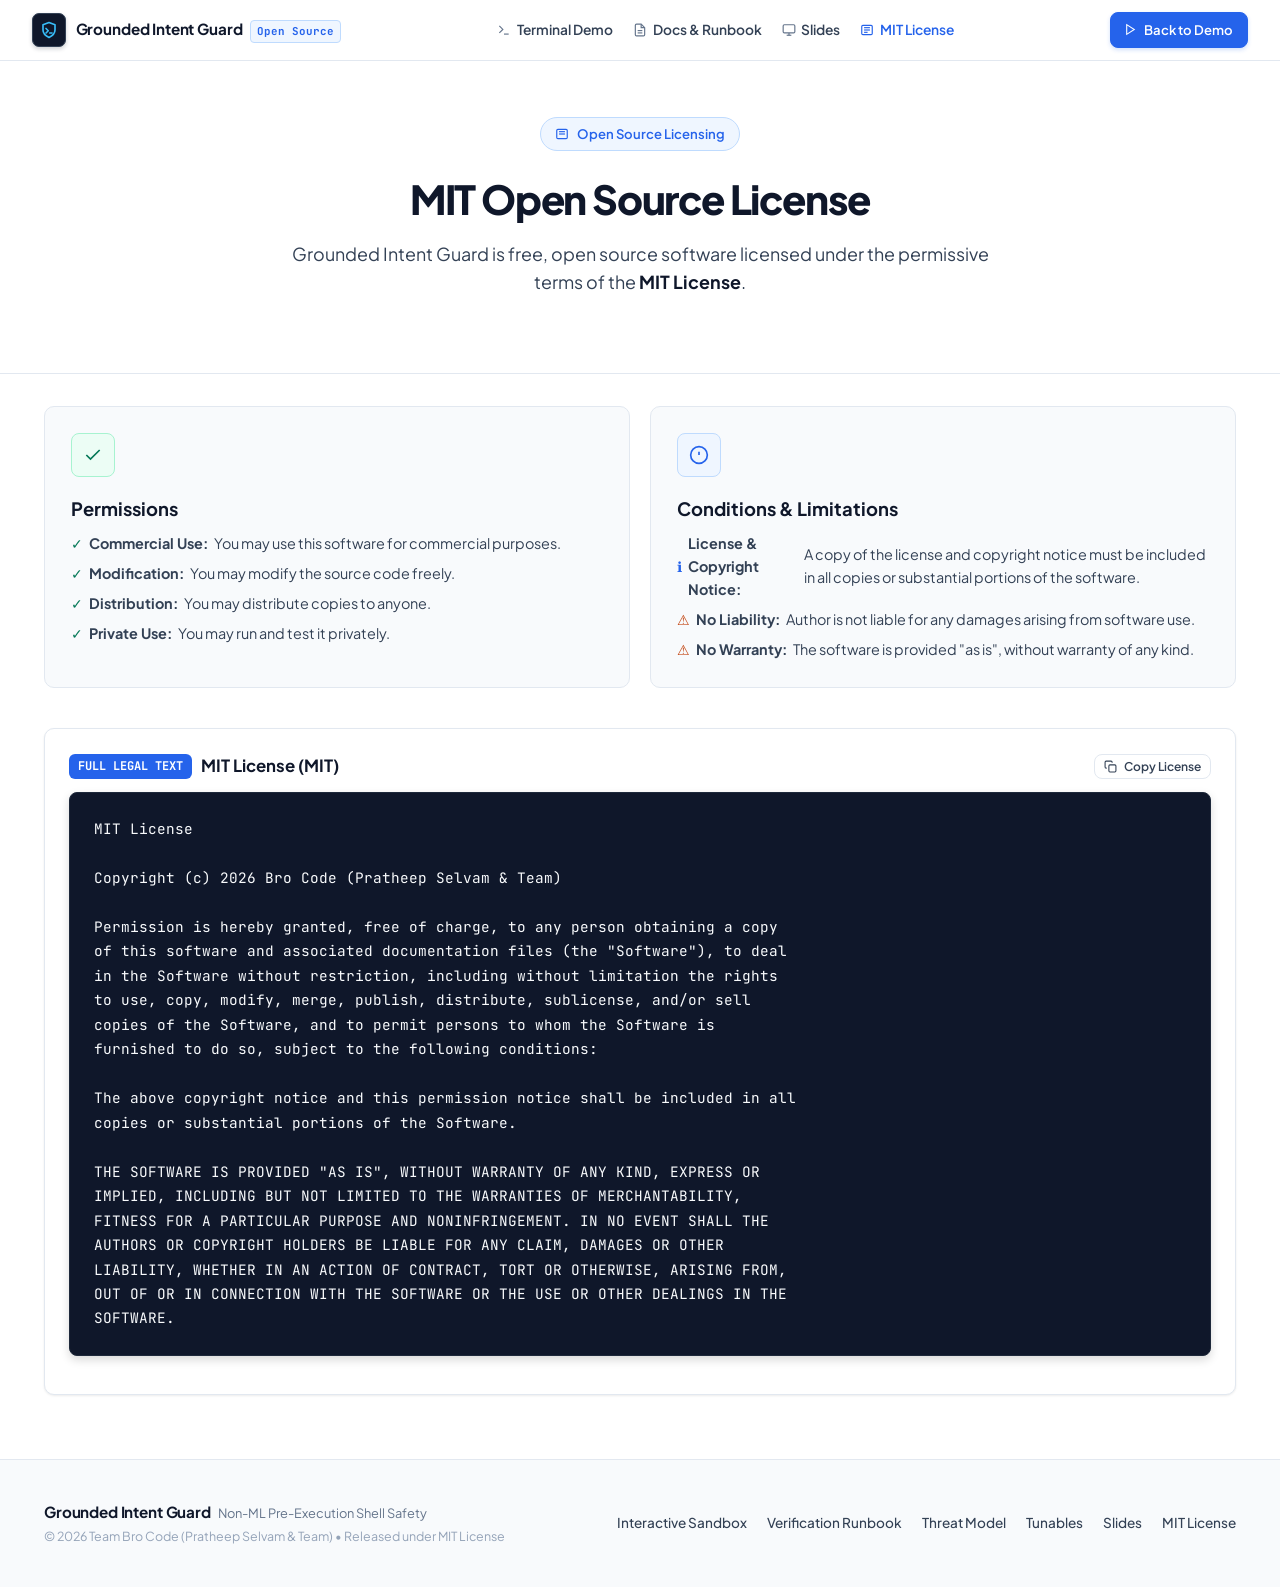
<file: license.html>
<!DOCTYPE html>
<html lang="en">
<head>
  <meta charset="UTF-8">
  <meta name="viewport" content="width=device-width, initial-scale=1.0">
  <title>MIT License — Grounded Intent Guard</title>
  <meta name="description" content="Open source MIT License details, terms, permissions, and copyright for Grounded Intent Guard.">
  <link rel="icon" type="image/svg+xml" href="favicon.svg">
  <link rel="preconnect" href="https://fonts.googleapis.com">
  <link rel="preconnect" href="https://fonts.gstatic.com" crossorigin>
  <link href="https://fonts.googleapis.com/css2?family=Plus+Jakarta+Sans:wght@400;500;600;700;800&family=JetBrains+Mono:wght@400;500;600;700&display=swap" rel="stylesheet">
  <link rel="stylesheet" href="styles.css">
</head>
<body>

  <!-- Navigation Bar — Single Line Full Width -->
  <header class="navbar">
    <div class="nav-container">
      <a href="index.html" class="nav-brand">
        <div class="brand-icon">
          <!-- Custom Shield + Terminal Vector Logo -->
          <svg viewBox="0 0 24 24" width="18" height="18" fill="none" stroke="currentColor" stroke-width="2.2" stroke-linecap="round" stroke-linejoin="round">
            <path d="M12 22s8-4 8-10V5l-8-3-8 3v7c0 6 8 10 8 10z"/>
            <polyline points="8 10 11 13 8 16"/>
            <line x1="13" y1="16" x2="16" y2="16"/>
          </svg>
        </div>
        <div class="brand-text">
          <span class="brand-name">Grounded Intent Guard</span>
          <span class="brand-tag">Open Source</span>
        </div>
      </a>

      <nav class="nav-links">
        <a href="index.html" class="nav-link">
          <svg viewBox="0 0 24 24" width="14" height="14" fill="none" stroke="currentColor" stroke-width="2"><polyline points="4 17 10 11 4 5"/><line x1="12" y1="19" x2="20" y2="19"/></svg>
          Terminal Demo
        </a>
        <a href="docs.html" class="nav-link">
          <svg viewBox="0 0 24 24" width="14" height="14" fill="none" stroke="currentColor" stroke-width="2"><path d="M14 2H6a2 2 0 0 0-2 2v16a2 2 0 0 0 2 2h12a2 2 0 0 0 2-2V8z"/><polyline points="14 2 14 8 20 8"/><line x1="16" y1="13" x2="8" y2="13"/><line x1="16" y1="17" x2="8" y2="17"/></svg>
          Docs & Runbook
        </a>
        <a href="slides.html" class="nav-link">
          <svg viewBox="0 0 24 24" width="14" height="14" fill="none" stroke="currentColor" stroke-width="2"><rect x="2" y="3" width="20" height="14" rx="2"/><line x1="8" y1="21" x2="16" y2="21"/><line x1="12" y1="17" x2="12" y2="21"/></svg>
          Slides
        </a>
        <a href="license.html" class="nav-link active">
          <svg viewBox="0 0 24 24" width="14" height="14" fill="none" stroke="currentColor" stroke-width="2"><rect x="3" y="4" width="18" height="16" rx="2"/><line x1="7" y1="8" x2="17" y2="8"/><line x1="7" y1="12" x2="17" y2="12"/><line x1="7" y1="16" x2="13" y2="16"/></svg>
          MIT License
        </a>
      </nav>

      <div class="nav-actions">
        <a href="index.html#demo-sandbox" class="btn btn-primary btn-sm">
          <svg viewBox="0 0 24 24" width="13" height="13" fill="none" stroke="currentColor" stroke-width="2"><polygon points="5 3 19 12 5 21 5 3"/></svg>
          Back to Demo
        </a>
      </div>
    </div>
  </header>

  <!-- License Hero -->
  <section class="hero-section" style="padding: 3.5rem 0 2.5rem;">
    <div class="container hero-container">
      <div class="hero-badge">
        <svg viewBox="0 0 24 24" width="14" height="14" fill="none" stroke="currentColor" stroke-width="2"><rect x="3" y="4" width="18" height="16" rx="2"/><line x1="7" y1="8" x2="17" y2="8"/><line x1="7" y1="12" x2="17" y2="12"/></svg>
        <span>Open Source Licensing</span>
      </div>

      <h1 class="hero-title" style="font-size: 2.5rem;">
        MIT Open Source License
      </h1>

      <p class="hero-subtitle">
        Grounded Intent Guard is free, open source software licensed under the permissive terms of the <strong>MIT License</strong>.
      </p>
    </div>
  </section>

  <!-- License Breakdown Cards -->
  <section class="docs-section" style="padding: 2rem 0 4rem;">
    <div class="container">
      
      <!-- Summary Pillars -->
      <div class="features-grid" style="margin-bottom: 2.5rem;">
        
        <!-- Permissions -->
        <div class="feature-card">
          <div class="feature-icon" style="background: var(--tier-allow-bg); border-color: var(--tier-allow-border); color: var(--tier-allow-text);">
            <svg viewBox="0 0 24 24" width="20" height="20" fill="none" stroke="currentColor" stroke-width="2"><polyline points="20 6 9 17 4 12"/></svg>
          </div>
          <h3>Permissions</h3>
          <ul style="list-style: none; display: flex; flex-direction: column; gap: 0.45rem; margin-top: 0.5rem; font-size: 0.9rem; color: var(--text-secondary);">
            <li style="display: flex; align-items: center; gap: 0.4rem;">
              <span class="text-emerald">✓</span> <strong>Commercial Use:</strong> You may use this software for commercial purposes.
            </li>
            <li style="display: flex; align-items: center; gap: 0.4rem;">
              <span class="text-emerald">✓</span> <strong>Modification:</strong> You may modify the source code freely.
            </li>
            <li style="display: flex; align-items: center; gap: 0.4rem;">
              <span class="text-emerald">✓</span> <strong>Distribution:</strong> You may distribute copies to anyone.
            </li>
            <li style="display: flex; align-items: center; gap: 0.4rem;">
              <span class="text-emerald">✓</span> <strong>Private Use:</strong> You may run and test it privately.
            </li>
          </ul>
        </div>

        <!-- Conditions & Limitations -->
        <div class="feature-card">
          <div class="feature-icon" style="background: var(--brand-blue-subtle); border-color: var(--brand-blue-border); color: var(--brand-blue);">
            <svg viewBox="0 0 24 24" width="20" height="20" fill="none" stroke="currentColor" stroke-width="2"><circle cx="12" cy="12" r="10"/><line x1="12" y1="8" x2="12" y2="12"/><line x1="12" y1="16" x2="12.01" y2="16"/></svg>
          </div>
          <h3>Conditions & Limitations</h3>
          <ul style="list-style: none; display: flex; flex-direction: column; gap: 0.45rem; margin-top: 0.5rem; font-size: 0.9rem; color: var(--text-secondary);">
            <li style="display: flex; align-items: center; gap: 0.4rem;">
              <span class="text-blue">ℹ</span> <strong>License & Copyright Notice:</strong> A copy of the license and copyright notice must be included in all copies or substantial portions of the software.
            </li>
            <li style="display: flex; align-items: center; gap: 0.4rem;">
              <span class="text-orange">⚠</span> <strong>No Liability:</strong> Author is not liable for any damages arising from software use.
            </li>
            <li style="display: flex; align-items: center; gap: 0.4rem;">
              <span class="text-orange">⚠</span> <strong>No Warranty:</strong> The software is provided "as is", without warranty of any kind.
            </li>
          </ul>
        </div>

      </div>

      <!-- Full License Text Card -->
      <div class="runbook-step-card" style="background: #ffffff; border: 1px solid var(--border-color); box-shadow: var(--shadow-sm);">
        <div class="runbook-header">
          <div class="runbook-num-title">
            <span class="runbook-badge">FULL LEGAL TEXT</span>
            <span>MIT License (MIT)</span>
          </div>
          <button class="btn btn-xs btn-outline" onclick="copyFullLicense()">
            <svg viewBox="0 0 24 24" width="13" height="13" fill="none" stroke="currentColor" stroke-width="2"><rect x="9" y="9" width="13" height="13" rx="2" ry="2"/><path d="M5 15H4a2 2 0 0 1-2-2V4a2 2 0 0 1 2-2h9a2 2 0 0 1 2 2v1"/></svg>
            Copy License
          </button>
        </div>

        <div class="code-snippet-box" style="background: #0f172a; padding: 1.5rem; border-radius: 8px;">
          <pre id="license-text" style="color: #f8fafc; font-family: var(--font-mono); font-size: 0.9rem; line-height: 1.7; white-space: pre-wrap;">MIT License

Copyright (c) 2026 Bro Code (Pratheep Selvam &amp; Team)

Permission is hereby granted, free of charge, to any person obtaining a copy
of this software and associated documentation files (the "Software"), to deal
in the Software without restriction, including without limitation the rights
to use, copy, modify, merge, publish, distribute, sublicense, and/or sell
copies of the Software, and to permit persons to whom the Software is
furnished to do so, subject to the following conditions:

The above copyright notice and this permission notice shall be included in all
copies or substantial portions of the Software.

THE SOFTWARE IS PROVIDED "AS IS", WITHOUT WARRANTY OF ANY KIND, EXPRESS OR
IMPLIED, INCLUDING BUT NOT LIMITED TO THE WARRANTIES OF MERCHANTABILITY,
FITNESS FOR A PARTICULAR PURPOSE AND NONINFRINGEMENT. IN NO EVENT SHALL THE
AUTHORS OR COPYRIGHT HOLDERS BE LIABLE FOR ANY CLAIM, DAMAGES OR OTHER
LIABILITY, WHETHER IN AN ACTION OF CONTRACT, TORT OR OTHERWISE, ARISING FROM,
OUT OF OR IN CONNECTION WITH THE SOFTWARE OR THE USE OR OTHER DEALINGS IN THE
SOFTWARE.</pre>
        </div>

      </div>

    </div>
  </section>

  <!-- Footer -->
  <footer class="footer">
    <div class="container footer-container">
      <div class="footer-left">
        <div class="brand-text">
          <span class="brand-name">Grounded Intent Guard</span>
          <span class="brand-sub">Non-ML Pre-Execution Shell Safety</span>
        </div>
        <p class="footer-copy">© 2026 Team Bro Code (Pratheep Selvam &amp; Team) • Released under MIT License</p>
      </div>
      <div class="footer-right">
        <div class="footer-links">
          <a href="index.html">Interactive Sandbox</a>
          <a href="docs.html#runbook">Verification Runbook</a>
          <a href="docs.html#limitations">Threat Model</a>
          <a href="docs.html#tunables">Tunables</a>
          <a href="slides.html">Slides</a>
          <a href="license.html">MIT License</a>
        </div>
      </div>
    </div>
  </footer>

  <!-- Toast Notification -->
  <div class="toast" id="toast"></div>

  <script>
    function showToast(msg) {
      const toast = document.getElementById("toast");
      toast.textContent = msg;
      toast.classList.add("show");
      setTimeout(() => toast.classList.remove("show"), 2500);
    }

    function copyFullLicense() {
      const text = document.getElementById("license-text").innerText;
      navigator.clipboard.writeText(text);
      showToast("Copied full MIT License text to clipboard!");
    }
  </script>
</body>
</html>
</file>
<file: styles.css>
/* ==========================================================================
   Grounded Intent Guard — Modern Vibrant Light Design System
   (Jet-Black Terminal, Crisp Light UI, Colorful Accents, Vector Icons)
   ========================================================================== */

:root {
  /* Canvas & Surface Colors */
  --bg-main: #f8fafc;
  --bg-surface: #ffffff;
  --bg-subtle: #f1f5f9;
  --bg-hover: #e2e8f0;

  --border-color: #e2e8f0;
  --border-subtle: #cbd5e1;
  --border-focus: #2563eb;

  --text-primary: #0f172a;
  --text-secondary: #334155;
  --text-muted: #64748b;
  --text-dim: #94a3b8;

  /* Brand Colors - Vivid Cobalt & Royal Blue */
  --brand-blue: #2563eb;
  --brand-blue-hover: #1d4ed8;
  --brand-blue-subtle: #eff6ff;
  --brand-blue-border: #bfdbfe;

  --accent-purple: #7c3aed;
  --accent-purple-subtle: #f5f3ff;
  --accent-purple-border: #ddd6fe;

  --accent-cyan: #0284c7;
  --accent-cyan-subtle: #f0f9ff;
  --accent-cyan-border: #bae6fd;

  /* Action Tier Clean & Vivid Colors */
  --tier-allow-bg: #ecfdf5;
  --tier-allow-border: #a7f3d0;
  --tier-allow-text: #047857;
  --tier-allow-solid: #10b981;

  --tier-warn-bg: #fffbeb;
  --tier-warn-border: #fde68a;
  --tier-warn-text: #b45309;
  --tier-warn-solid: #f59e0b;

  --tier-confirm-bg: #fff7ed;
  --tier-confirm-border: #fed7aa;
  --tier-confirm-text: #c2410c;
  --tier-confirm-solid: #f97316;

  --tier-block-bg: #fef2f2;
  --tier-block-border: #fecaca;
  --tier-block-text: #b91c1c;
  --tier-block-solid: #ef4444;

  /* Jet-Black Terminal Window & Code Blocks */
  --term-bg: #090d16;
  --term-border: #1e293b;
  --term-header: #0f172a;
  --term-text: #f1f5f9;
  --term-prompt-user: #4ade80;
  --term-prompt-path: #38bdf8;

  /* Terminal Syntax Highlight Colors */
  --syn-cmd: #fbbf24;      /* Amber / Command */
  --syn-subcmd: #38bdf8;   /* Cyan / Subcommand */
  --syn-flag: #c084fc;     /* Purple / Flag */
  --syn-str: #a7f3d0;      /* Mint Green / String & Path */
  --syn-op: #f43f5e;       /* Rose / && & | > */
  --syn-comment: #64748b;  /* Slate / Comment */

  /* Typography */
  --font-sans: 'Plus Jakarta Sans', -apple-system, BlinkMacSystemFont, sans-serif;
  --font-mono: 'JetBrains Mono', 'Fira Code', monospace;

  /* Shadows */
  --shadow-sm: 0 1px 3px rgba(0, 0, 0, 0.05), 0 1px 2px rgba(0, 0, 0, 0.03);
  --shadow-md: 0 4px 6px -1px rgba(0, 0, 0, 0.07), 0 2px 4px -2px rgba(0, 0, 0, 0.04);
  --shadow-lg: 0 10px 15px -3px rgba(0, 0, 0, 0.08), 0 4px 6px -4px rgba(0, 0, 0, 0.04);
}

/* Reset & Base */
*, *::before, *::after {
  box-sizing: border-box;
  margin: 0;
  padding: 0;
}

html {
  scroll-behavior: smooth;
  font-size: 16px;
}

body {
  background-color: var(--bg-main);
  color: var(--text-primary);
  font-family: var(--font-sans);
  line-height: 1.6;
  overflow-x: hidden;
  -webkit-font-smoothing: antialiased;
}

.container {
  max-width: 1240px;
  margin: 0 auto;
  padding: 0 1.5rem;
}

/* Typography & Utility Helpers */
.text-emerald { color: var(--tier-allow-text); }
.text-amber { color: var(--tier-warn-text); }
.text-orange { color: var(--tier-confirm-text); }
.text-red { color: var(--tier-block-text); }
.text-blue { color: var(--brand-blue); }
.text-purple { color: var(--accent-purple); }
.text-cyan { color: var(--accent-cyan); }

/* Buttons */
.btn {
  display: inline-flex;
  align-items: center;
  justify-content: center;
  gap: 0.45rem;
  font-family: var(--font-sans);
  font-weight: 600;
  font-size: 0.88rem;
  padding: 0.55rem 1.15rem;
  border-radius: 8px;
  text-decoration: none;
  cursor: pointer;
  white-space: nowrap;
  transition: all 0.15s ease;
  border: 1px solid transparent;
}

.btn-primary {
  background: var(--brand-blue);
  color: #ffffff;
  border-color: var(--brand-blue);
  box-shadow: 0 2px 4px rgba(37, 99, 235, 0.2);
}

.btn-primary:hover {
  background: var(--brand-blue-hover);
  border-color: var(--brand-blue-hover);
  box-shadow: 0 4px 8px rgba(37, 99, 235, 0.3);
  transform: translateY(-1px);
}

.btn-secondary {
  background: #ffffff;
  color: var(--text-primary);
  border-color: var(--border-color);
  box-shadow: var(--shadow-sm);
}

.btn-secondary:hover {
  background: var(--bg-subtle);
  border-color: var(--border-subtle);
  transform: translateY(-1px);
}

.btn-outline {
  background: transparent;
  color: var(--text-secondary);
  border-color: var(--border-color);
}

.btn-outline:hover {
  color: var(--text-primary);
  border-color: var(--border-subtle);
  background: var(--bg-subtle);
}

.btn-sm {
  padding: 0.4rem 0.85rem;
  font-size: 0.82rem;
}

.btn-lg {
  padding: 0.75rem 1.5rem;
  font-size: 1rem;
}

.btn-xs {
  padding: 0.25rem 0.55rem;
  font-size: 0.75rem;
}

/* ==========================================================================
   Navigation Bar — Single Line Full Width
   ========================================================================== */
.navbar {
  position: sticky;
  top: 0;
  left: 0;
  width: 100%;
  background: rgba(255, 255, 255, 0.98);
  backdrop-filter: blur(12px);
  border-bottom: 1px solid var(--border-color);
  z-index: 100;
}

.nav-container {
  width: 100%;
  max-width: 100%;
  padding: 0.75rem 2rem;
  display: flex;
  align-items: center;
  justify-content: space-between;
  flex-wrap: nowrap;
  gap: 1.5rem;
  white-space: nowrap;
}

.nav-brand {
  display: flex;
  align-items: center;
  gap: 0.6rem;
  text-decoration: none;
  color: var(--text-primary);
  flex-shrink: 0;
}

.brand-icon {
  width: 34px;
  height: 34px;
  background: #0f172a;
  color: #ffffff;
  border-radius: 7px;
  display: flex;
  align-items: center;
  justify-content: center;
  box-shadow: 0 2px 4px rgba(15, 23, 42, 0.2);
  border: 1px solid #334155;
  flex-shrink: 0;
}

.brand-icon svg {
  color: #38bdf8;
}

.brand-text {
  display: flex;
  align-items: baseline;
  gap: 0.45rem;
}

.brand-name {
  font-weight: 700;
  font-size: 0.95rem;
  letter-spacing: -0.01em;
}

.brand-tag {
  font-size: 0.68rem;
  color: var(--brand-blue);
  font-weight: 700;
  font-family: var(--font-mono);
  background: var(--brand-blue-subtle);
  border: 1px solid var(--brand-blue-border);
  padding: 0.1rem 0.4rem;
  border-radius: 4px;
}

.nav-links {
  display: flex;
  align-items: center;
  gap: 1.25rem;
  flex-shrink: 1;
}

.nav-link {
  color: var(--text-secondary);
  text-decoration: none;
  font-size: 0.86rem;
  font-weight: 600;
  display: flex;
  align-items: center;
  gap: 0.35rem;
  white-space: nowrap;
  transition: color 0.15s ease;
}

.nav-link:hover {
  color: var(--brand-blue);
}

.nav-link.active {
  color: var(--brand-blue);
}

.nav-link svg {
  color: var(--text-muted);
  flex-shrink: 0;
  transition: color 0.15s ease;
}

.nav-link:hover svg,
.nav-link.active svg {
  color: var(--brand-blue);
}

.nav-actions {
  display: flex;
  align-items: center;
  gap: 0.5rem;
  flex-shrink: 0;
}

/* ==========================================================================
   Hero Section
   ========================================================================== */
.hero-section {
  padding: 4.5rem 0 3.5rem;
  text-align: center;
  background: #ffffff;
  border-bottom: 1px solid var(--border-color);
}

.hero-container {
  display: flex;
  flex-direction: column;
  align-items: center;
}

.hero-badge {
  display: inline-flex;
  align-items: center;
  gap: 0.5rem;
  padding: 0.35rem 0.9rem;
  border-radius: 999px;
  background: var(--brand-blue-subtle);
  border: 1px solid var(--brand-blue-border);
  font-size: 0.82rem;
  font-weight: 600;
  color: var(--brand-blue);
  margin-bottom: 1.5rem;
}

.hero-title {
  font-size: 2.9rem;
  font-weight: 800;
  line-height: 1.18;
  letter-spacing: -0.03em;
  margin-bottom: 1.1rem;
  max-width: 860px;
  color: var(--text-primary);
}

.hero-subtitle {
  font-size: 1.12rem;
  color: var(--text-secondary);
  max-width: 740px;
  line-height: 1.6;
  margin-bottom: 2.25rem;
}

.hero-subtitle strong {
  color: var(--text-primary);
  font-weight: 700;
}

.metrics-strip {
  display: grid;
  grid-template-columns: repeat(4, 1fr);
  gap: 1rem;
  width: 100%;
  max-width: 940px;
  margin-bottom: 2.25rem;
}

.metric-card {
  background: var(--bg-main);
  border: 1px solid var(--border-color);
  border-radius: 10px;
  padding: 1.1rem 1rem;
  text-align: center;
  transition: all 0.15s ease;
  box-shadow: var(--shadow-sm);
}

.metric-card:hover {
  transform: translateY(-2px);
  border-color: var(--brand-blue-border);
  box-shadow: var(--shadow-md);
}

.metric-card:nth-child(1) .metric-value { color: var(--tier-allow-text); }
.metric-card:nth-child(2) .metric-value { color: var(--brand-blue); }
.metric-card:nth-child(3) .metric-value { color: var(--accent-purple); }
.metric-card:nth-child(4) .metric-value { color: var(--tier-confirm-text); }

.metric-value {
  font-family: var(--font-mono);
  font-size: 1.55rem;
  font-weight: 700;
  margin-bottom: 0.2rem;
}

.metric-label {
  font-size: 0.78rem;
  color: var(--text-muted);
  font-weight: 500;
}

.hero-ctas {
  display: flex;
  gap: 0.85rem;
  flex-wrap: wrap;
  justify-content: center;
}

.hero-ctas code {
  font-family: var(--font-mono);
  font-size: 0.88rem;
  color: var(--brand-blue);
}

/* ==========================================================================
   Demo & Interactive Sandbox Section
   ========================================================================== */
.demo-section {
  padding: 3.5rem 0 4.5rem;
  background: var(--bg-main);
  border-bottom: 1px solid var(--border-color);
}

.section-header {
  text-align: center;
  margin-bottom: 2.25rem;
}

.section-tag {
  display: inline-flex;
  align-items: center;
  gap: 0.4rem;
  font-size: 0.75rem;
  font-weight: 700;
  text-transform: uppercase;
  letter-spacing: 0.06em;
  color: var(--brand-blue);
  background: var(--brand-blue-subtle);
  border: 1px solid var(--brand-blue-border);
  padding: 0.2rem 0.6rem;
  border-radius: 999px;
  margin-bottom: 0.5rem;
}

.section-title {
  font-size: 2.1rem;
  font-weight: 800;
  letter-spacing: -0.02em;
  margin-bottom: 0.5rem;
  color: var(--text-primary);
}

.section-desc {
  color: var(--text-secondary);
  font-size: 1.02rem;
  max-width: 660px;
  margin: 0 auto;
}

/* Scenario Buttons Bar */
.scenario-bar {
  display: flex;
  align-items: center;
  gap: 0.5rem;
  overflow-x: auto;
  padding: 0.65rem 0.85rem;
  background: #ffffff;
  border: 1px solid var(--border-color);
  border-radius: 10px;
  margin-bottom: 1.25rem;
  box-shadow: var(--shadow-sm);
}

.scenario-label {
  font-size: 0.82rem;
  font-weight: 700;
  color: var(--text-muted);
  white-space: nowrap;
  display: flex;
  align-items: center;
  gap: 0.35rem;
  margin-right: 0.25rem;
}

.scenario-label svg {
  color: var(--brand-blue);
}

.scenario-btn {
  display: inline-flex;
  align-items: center;
  gap: 0.45rem;
  background: var(--bg-main);
  border: 1px solid var(--border-color);
  color: var(--text-secondary);
  padding: 0.45rem 0.8rem;
  border-radius: 6px;
  font-family: var(--font-mono);
  font-size: 0.78rem;
  font-weight: 600;
  cursor: pointer;
  white-space: nowrap;
  transition: all 0.15s ease;
}

.scenario-btn svg {
  color: var(--text-muted);
}

.scenario-btn:hover {
  background: #ffffff;
  color: var(--brand-blue);
  border-color: var(--brand-blue-border);
  box-shadow: var(--shadow-sm);
}

.scenario-btn:hover svg {
  color: var(--brand-blue);
}

.scenario-btn.active {
  background: var(--brand-blue);
  color: #ffffff;
  border-color: var(--brand-blue);
  box-shadow: 0 2px 6px rgba(37, 99, 235, 0.25);
}

.scenario-btn.active svg {
  color: #ffffff;
  stroke: #ffffff;
}

/* Sandbox Grid - Stretch Properly With Zero Dead Space */
.sandbox-grid {
  display: grid;
  grid-template-columns: 1.15fr 0.85fr;
  gap: 1.25rem;
  align-items: stretch;
}

/* Jet-Black Terminal Panel */
.terminal-panel {
  background: var(--term-bg);
  border: 1px solid var(--term-border);
  border-radius: 10px;
  display: flex;
  flex-direction: column;
  height: 100%;
  overflow: hidden;
  box-shadow: 0 10px 25px -5px rgba(0, 0, 0, 0.25), 0 8px 10px -6px rgba(0, 0, 0, 0.2);
}

.panel-header {
  padding: 0.75rem 1rem;
  background: #ffffff;
  border-bottom: 1px solid var(--border-color);
  display: flex;
  align-items: center;
  justify-content: space-between;
}

.terminal-header {
  background: var(--term-header);
  border-bottom: 1px solid #1e293b;
  gap: 0.75rem;
}

.window-controls {
  display: flex;
  gap: 6px;
}

.control-dot {
  width: 11px;
  height: 11px;
  border-radius: 50%;
}

.control-dot:nth-child(1) { background-color: #ef4444; }
.control-dot:nth-child(2) { background-color: #f59e0b; }
.control-dot:nth-child(3) { background-color: #10b981; }

.terminal-title {
  font-family: var(--font-mono);
  font-size: 0.75rem;
  color: #94a3b8;
  display: flex;
  align-items: center;
  gap: 0.4rem;
  flex-grow: 1;
}

.terminal-title svg {
  color: #38bdf8;
}

.vfs-status {
  display: flex;
  align-items: center;
  gap: 0.4rem;
  font-size: 0.7rem;
  font-family: var(--font-mono);
  padding: 0.2rem 0.55rem;
  border-radius: 999px;
  background: #1e293b;
  color: #e2e8f0;
  border: 1px solid #334155;
}

.vfs-dot {
  width: 6px;
  height: 6px;
  border-radius: 50%;
  background: #38bdf8;
}

/* Terminal Body - Fills 100% of Available Space */
.terminal-body {
  padding: 1.15rem;
  font-family: var(--font-mono);
  font-size: 0.86rem;
  line-height: 1.6;
  color: var(--term-text);
  background: var(--term-bg);
  flex: 1 1 auto;
  min-height: 380px;
  overflow-y: auto;
  display: flex;
  flex-direction: column;
  gap: 0.4rem;
}

.terminal-line.banner {
  padding-bottom: 0.4rem;
  border-bottom: 1px solid #1e293b;
  margin-bottom: 0.3rem;
  color: #38bdf8;
  font-weight: 600;
}

.terminal-line.muted {
  color: #94a3b8;
  font-size: 0.78rem;
}

.cmd-pill {
  color: #38bdf8;
  background: #0f172a;
  border: 1px solid #334155;
  padding: 0.1rem 0.35rem;
  border-radius: 4px;
}

.terminal-history {
  display: flex;
  flex-direction: column;
  gap: 0.55rem;
}

.history-item {
  display: flex;
  flex-direction: column;
  gap: 0.25rem;
}

.history-cmd-row {
  display: flex;
  align-items: baseline;
  gap: 0.5rem;
}

.history-prompt {
  color: var(--term-prompt-user);
  font-weight: 600;
  user-select: none;
}

.history-cmd {
  color: #ffffff;
  font-weight: 600;
}

.history-output {
  margin-left: 0.5rem;
  padding-left: 0.65rem;
  border-left: 2px solid #334155;
  font-size: 0.83rem;
  line-height: 1.5;
  white-space: pre-wrap;
}

.history-output.allow { border-left-color: #10b981; }
.history-output.warn { border-left-color: #f59e0b; }
.history-output.confirm { border-left-color: #f97316; }
.history-output.block { border-left-color: #ef4444; }

.terminal-prompt-row {
  display: flex;
  align-items: center;
  gap: 0.5rem;
  margin-top: 0.4rem;
}

.prompt-user {
  color: var(--term-prompt-user);
  font-weight: 600;
  user-select: none;
}

.prompt-path {
  color: var(--term-prompt-path);
  font-weight: 600;
  user-select: none;
}

.prompt-symbol {
  color: #ffffff;
  user-select: none;
}

.input-wrapper {
  flex-grow: 1;
}

.terminal-input {
  width: 100%;
  background: transparent;
  border: none;
  outline: none;
  font-family: var(--font-mono);
  font-size: 0.86rem;
  color: #ffffff;
  caret-color: #38bdf8;
}

/* Terminal Footer - Pinned Flush to Bottom */
.terminal-footer {
  padding: 0.55rem 0.9rem;
  background: #090d16;
  border-top: 1px solid #1e293b;
  display: flex;
  align-items: center;
  justify-content: space-between;
  margin-top: auto;
}

.keyboard-hints {
  display: flex;
  gap: 0.75rem;
  font-size: 0.72rem;
  color: #94a3b8;
}

.keyboard-hints kbd {
  background: #1e293b;
  border: 1px solid #334155;
  border-radius: 4px;
  padding: 0.1rem 0.3rem;
  color: #e2e8f0;
  font-family: var(--font-mono);
}

/* Telemetry Panel (Clean White Card) */
.telemetry-panel {
  background: #ffffff;
  border: 1px solid var(--border-color);
  border-radius: 10px;
  display: flex;
  flex-direction: column;
  overflow: hidden;
  box-shadow: var(--shadow-sm);
}

.telemetry-header-title {
  display: flex;
  align-items: center;
  gap: 0.45rem;
  font-weight: 700;
  font-size: 0.9rem;
  color: var(--text-primary);
}

.telemetry-header-title svg {
  color: var(--brand-blue);
}

.tier-badge {
  font-family: var(--font-mono);
  font-size: 0.8rem;
  font-weight: 800;
  padding: 0.25rem 0.7rem;
  border-radius: 6px;
  border: 1px solid transparent;
  letter-spacing: 0.04em;
}

.tier-badge.ALLOW {
  background: var(--tier-allow-bg);
  color: var(--tier-allow-text);
  border-color: var(--tier-allow-border);
}

.tier-badge.WARN {
  background: var(--tier-warn-bg);
  color: var(--tier-warn-text);
  border-color: var(--tier-warn-border);
}

.tier-badge.CONFIRM {
  background: var(--tier-confirm-bg);
  color: var(--tier-confirm-text);
  border-color: var(--tier-confirm-border);
}

.tier-badge.BLOCK {
  background: var(--tier-block-bg);
  color: var(--tier-block-text);
  border-color: var(--tier-block-border);
}

.telemetry-body {
  padding: 1.1rem;
  display: flex;
  flex-direction: column;
  gap: 0.95rem;
  overflow-y: auto;
}

/* Gauge Card */
.gauge-card {
  background: var(--bg-main);
  border: 1px solid var(--border-color);
  border-radius: 8px;
  padding: 0.9rem;
}

.gauge-header {
  display: flex;
  justify-content: space-between;
  align-items: center;
  margin-bottom: 0.5rem;
}

.gauge-title {
  font-size: 0.82rem;
  font-weight: 700;
  color: var(--text-secondary);
}

.gauge-score {
  font-family: var(--font-mono);
  font-size: 1.05rem;
  font-weight: 700;
  color: var(--brand-blue);
}

.risk-bar-track {
  height: 10px;
  background: #e2e8f0;
  border-radius: 6px;
  position: relative;
  overflow: visible;
  margin-bottom: 1.7rem;
}

.risk-bar-fill {
  height: 100%;
  border-radius: 6px;
  background: linear-gradient(90deg, #10b981 0%, #f59e0b 45%, #f97316 70%, #ef4444 100%);
  transition: width 0.25s ease;
}

.threshold-marker {
  position: absolute;
  top: 0;
  bottom: 0;
  width: 2px;
  background: #64748b;
}

.th-label {
  position: absolute;
  top: 12px;
  left: -16px;
  font-size: 0.65rem;
  font-family: var(--font-mono);
  color: var(--text-muted);
  font-weight: 600;
  white-space: nowrap;
}

.formula-breakdown {
  font-family: var(--font-mono);
  font-size: 0.74rem;
  color: var(--text-secondary);
  background: #ffffff;
  border: 1px solid var(--border-color);
  padding: 0.4rem 0.6rem;
  border-radius: 6px;
}

.formula-breakdown span {
  font-weight: 700;
  color: var(--brand-blue);
}

/* Vector Signals Grid */
.vector-signals-grid {
  display: grid;
  grid-template-columns: 1fr 1fr;
  gap: 0.65rem;
}

.signal-card {
  background: var(--bg-main);
  border: 1px solid var(--border-color);
  border-radius: 8px;
  padding: 0.75rem;
  display: flex;
  flex-direction: column;
  gap: 0.15rem;
  transition: border-color 0.15s ease;
}

.signal-card:hover {
  border-color: var(--brand-blue-border);
}

.signal-label {
  font-size: 0.68rem;
  font-weight: 700;
  text-transform: uppercase;
  color: var(--text-muted);
}

.signal-main {
  font-family: var(--font-mono);
  font-size: 0.9rem;
  font-weight: 700;
  color: var(--text-primary);
}

.signal-sub {
  font-size: 0.7rem;
  color: var(--text-muted);
  font-family: var(--font-mono);
  white-space: nowrap;
  overflow: hidden;
  text-overflow: ellipsis;
}

/* Drift Window Section */
.drift-window-section {
  background: var(--bg-main);
  border: 1px solid var(--border-color);
  border-radius: 8px;
  padding: 0.75rem;
}

.drift-window-header {
  display: flex;
  justify-content: space-between;
  font-size: 0.72rem;
  color: var(--text-secondary);
  font-weight: 600;
  margin-bottom: 0.45rem;
}

.drift-stat {
  color: var(--brand-blue);
  font-family: var(--font-mono);
  font-weight: 700;
}

.drift-tokens {
  display: flex;
  gap: 0.35rem;
  flex-wrap: wrap;
}

.drift-token {
  font-family: var(--font-mono);
  font-size: 0.68rem;
  font-weight: 600;
  padding: 0.15rem 0.45rem;
  border-radius: 4px;
  background: #ffffff;
  border: 1px solid var(--border-color);
  color: var(--text-secondary);
}

.drift-token.active {
  background: var(--brand-blue);
  border-color: var(--brand-blue);
  color: #ffffff;
}

/* Explanation Output Box */
.explanation-box {
  background: var(--brand-blue-subtle);
  border: 1px solid var(--brand-blue-border);
  border-radius: 8px;
  padding: 0.85rem;
  display: flex;
  flex-direction: column;
  gap: 0.35rem;
}

.exp-title {
  font-size: 0.74rem;
  font-weight: 700;
  color: var(--brand-blue);
  display: flex;
  align-items: center;
  gap: 0.35rem;
}

.exp-content {
  font-family: var(--font-mono);
  font-size: 0.78rem;
  line-height: 1.45;
  color: var(--text-primary);
}

.exp-suggestion {
  font-size: 0.74rem;
  color: var(--text-secondary);
  border-top: 1px solid var(--brand-blue-border);
  padding-top: 0.4rem;
}

.exp-suggestion strong {
  color: var(--brand-blue);
}

/* ==========================================================================
   Features / Core Principle Section
   ========================================================================== */
.features-section {
  padding: 4.5rem 0;
  background: #ffffff;
  border-bottom: 1px solid var(--border-color);
}

.features-grid {
  display: grid;
  grid-template-columns: repeat(2, 1fr);
  gap: 1.25rem;
}

.feature-card {
  background: var(--bg-main);
  border: 1px solid var(--border-color);
  border-radius: 10px;
  padding: 1.6rem;
  transition: all 0.15s ease;
}

.feature-card:hover {
  transform: translateY(-2px);
  border-color: var(--border-subtle);
  box-shadow: var(--shadow-md);
}

.feature-icon {
  width: 44px;
  height: 44px;
  border-radius: 8px;
  display: flex;
  align-items: center;
  justify-content: center;
  margin-bottom: 1.1rem;
}

.feature-card:nth-child(1) .feature-icon {
  background: var(--brand-blue-subtle);
  border: 1px solid var(--brand-blue-border);
  color: var(--brand-blue);
}

.feature-card:nth-child(2) .feature-icon {
  background: var(--tier-block-bg);
  border: 1px solid var(--tier-block-border);
  color: var(--tier-block-text);
}

.feature-card:nth-child(3) .feature-icon {
  background: var(--accent-purple-subtle);
  border: 1px solid var(--accent-purple-border);
  color: var(--accent-purple);
}

.feature-card:nth-child(4) .feature-icon {
  background: var(--tier-allow-bg);
  border: 1px solid var(--tier-allow-border);
  color: var(--tier-allow-text);
}

.feature-card h3 {
  font-size: 1.15rem;
  font-weight: 700;
  margin-bottom: 0.45rem;
  color: var(--text-primary);
}

.feature-card p {
  color: var(--text-secondary);
  font-size: 0.92rem;
  line-height: 1.6;
}

.feature-card code {
  font-family: var(--font-mono);
  font-size: 0.85em;
  background: #ffffff;
  border: 1px solid var(--border-color);
  padding: 0.1rem 0.35rem;
  border-radius: 4px;
  color: var(--brand-blue);
  font-weight: 600;
}

/* ==========================================================================
   Architecture Pipeline Section
   ========================================================================== */
.arch-section {
  padding: 4.5rem 0;
  background: var(--bg-main);
  border-bottom: 1px solid var(--border-color);
}

.pipeline-container {
  display: flex;
  align-items: center;
  gap: 0.5rem;
  overflow-x: auto;
  padding: 0.5rem 0;
}

.pipeline-step {
  flex: 1;
  min-width: 190px;
}

.step-card {
  background: #ffffff;
  border: 1px solid var(--border-color);
  border-radius: 10px;
  padding: 1.25rem;
  height: 100%;
  display: flex;
  flex-direction: column;
  gap: 0.35rem;
  box-shadow: var(--shadow-sm);
  transition: all 0.15s ease;
}

.step-card:hover {
  transform: translateY(-2px);
  border-color: var(--brand-blue-border);
  box-shadow: var(--shadow-md);
}

.step-num {
  font-family: var(--font-mono);
  font-size: 0.72rem;
  font-weight: 700;
  color: var(--brand-blue);
}

.step-card h4 {
  font-size: 1rem;
  font-weight: 700;
  color: var(--text-primary);
}

.step-tech {
  font-family: var(--font-mono);
  font-size: 0.75rem;
  color: var(--accent-purple);
  font-weight: 600;
  margin-bottom: 0.25rem;
}

.step-card p {
  font-size: 0.82rem;
  color: var(--text-secondary);
  line-height: 1.45;
}

/* ==========================================================================
   Architecture Deep Diagram & Canvas Exporter
   ========================================================================== */
.arch-diagram-card {
  background: #ffffff;
  border: 1px solid var(--border-color);
  border-radius: 12px;
  overflow: hidden;
  box-shadow: var(--shadow-sm);
  margin-top: 2rem;
}

.arch-toolbar {
  display: flex;
  align-items: center;
  justify-content: space-between;
  padding: 0.85rem 1.25rem;
  background: var(--bg-main);
  border-bottom: 1px solid var(--border-color);
  flex-wrap: wrap;
  gap: 0.75rem;
}

.arch-toolbar-title {
  display: flex;
  align-items: center;
  gap: 0.5rem;
  font-weight: 700;
  font-size: 0.92rem;
  color: var(--text-primary);
}

.arch-toolbar-title svg {
  color: var(--brand-blue);
}

.arch-toolbar-actions {
  display: flex;
  align-items: center;
  gap: 0.5rem;
}

.arch-svg-container {
  padding: 1.5rem;
  overflow-x: auto;
  background: #ffffff;
  display: flex;
  justify-content: center;
}

.arch-svg {
  width: 100%;
  max-width: 1100px;
  min-width: 840px;
  height: auto;
  display: block;
}

.diagram-legend {
  display: flex;
  align-items: center;
  justify-content: center;
  gap: 1.5rem;
  padding: 0.85rem 1.25rem;
  background: var(--bg-main);
  border-top: 1px solid var(--border-color);
  font-size: 0.8rem;
  color: var(--text-secondary);
  flex-wrap: wrap;
}

.legend-item {
  display: flex;
  align-items: center;
  gap: 0.4rem;
  font-weight: 600;
}

.legend-chip {
  width: 10px;
  height: 10px;
  border-radius: 3px;
}
.legend-chip.blue { background: #2563eb; }
.legend-chip.purple { background: #7c3aed; }
.legend-chip.emerald { background: #10b981; }
.legend-chip.orange { background: #f97316; }
.legend-chip.red { background: #ef4444; }


/* ==========================================================================
   Comparison Table Section
   ========================================================================== */
.comparison-section {
  padding: 4.5rem 0;
  background: #ffffff;
  border-bottom: 1px solid var(--border-color);
}

.table-wrapper {
  overflow-x: auto;
  border-radius: 10px;
  border: 1px solid var(--border-color);
  background: #ffffff;
  box-shadow: var(--shadow-sm);
}

.comparison-table {
  width: 100%;
  border-collapse: collapse;
  text-align: left;
  font-size: 0.9rem;
}

.comparison-table th,
.comparison-table td {
  padding: 0.95rem 1.25rem;
  border-bottom: 1px solid var(--border-color);
}

.comparison-table th {
  background: var(--bg-main);
  font-weight: 700;
  color: var(--text-primary);
  font-size: 0.82rem;
  text-transform: uppercase;
  letter-spacing: 0.04em;
}

.comparison-table th.highlight,
.comparison-table td.highlight {
  background: var(--brand-blue-subtle);
  border-left: 2px solid var(--brand-blue);
  border-right: 1px solid var(--brand-blue-border);
  font-weight: 600;
}

.comparison-table tr:last-child td {
  border-bottom: none;
}

.badge-good {
  display: inline-flex;
  align-items: center;
  gap: 0.3rem;
  color: var(--tier-allow-text);
  font-weight: 700;
}

.badge-bad {
  display: inline-flex;
  align-items: center;
  gap: 0.3rem;
  color: var(--tier-block-text);
  font-size: 0.85rem;
  font-weight: 500;
}

/* ==========================================================================
   Tunables & Calibration Lab
   ========================================================================== */
.tunables-section {
  padding: 4.5rem 0;
  background: var(--bg-main);
  border-bottom: 1px solid var(--border-color);
}

.tunables-grid {
  display: grid;
  grid-template-columns: 1fr 1fr;
  gap: 1.25rem;
}

.tunable-card {
  background: #ffffff;
  border: 1px solid var(--border-color);
  border-radius: 10px;
  padding: 1.4rem;
  box-shadow: var(--shadow-sm);
}

.tunable-title {
  font-size: 1rem;
  font-weight: 700;
  margin-bottom: 1.1rem;
  color: var(--text-primary);
  display: flex;
  align-items: center;
  gap: 0.45rem;
}

.tunable-title svg {
  color: var(--brand-blue);
}

.slider-group {
  margin-bottom: 0.95rem;
}

.slider-label {
  display: flex;
  justify-content: space-between;
  font-size: 0.84rem;
  font-weight: 600;
  color: var(--text-secondary);
  margin-bottom: 0.35rem;
}

.slider-label span span {
  color: var(--brand-blue);
  font-family: var(--font-mono);
  font-weight: 700;
}

input[type="range"] {
  width: 100%;
  height: 6px;
  background: #e2e8f0;
  border-radius: 3px;
  outline: none;
  -webkit-appearance: none;
}

input[type="range"]::-webkit-slider-thumb {
  -webkit-appearance: none;
  width: 16px;
  height: 16px;
  border-radius: 50%;
  background: var(--brand-blue);
  cursor: pointer;
  box-shadow: 0 1px 3px rgba(37, 99, 235, 0.4);
}

/* ==========================================================================
   Documentation & Runbook Styles — Enhanced Structured Code Boxes
   ========================================================================== */
.docs-section {
  padding: 4.5rem 0;
  background: #ffffff;
  border-bottom: 1px solid var(--border-color);
}

.docs-grid {
  display: grid;
  grid-template-columns: 1fr;
  gap: 1.5rem;
}

.runbook-step-card {
  background: var(--bg-main);
  border: 1px solid var(--border-color);
  border-radius: 10px;
  padding: 1.5rem;
  transition: all 0.15s ease;
}

.runbook-step-card:hover {
  border-color: var(--brand-blue-border);
  box-shadow: var(--shadow-sm);
}

.runbook-header {
  display: flex;
  align-items: center;
  justify-content: space-between;
  margin-bottom: 0.75rem;
}

.runbook-num-title {
  display: flex;
  align-items: center;
  gap: 0.6rem;
  font-weight: 700;
  font-size: 1.05rem;
  color: var(--text-primary);
}

.runbook-badge {
  background: var(--brand-blue);
  color: #ffffff;
  font-family: var(--font-mono);
  font-size: 0.75rem;
  font-weight: 700;
  padding: 0.2rem 0.55rem;
  border-radius: 6px;
}

.runbook-desc {
  color: var(--text-secondary);
  font-size: 0.92rem;
  margin-bottom: 0.85rem;
}

/* Structured Terminal Code Box */
.code-snippet-box {
  background: #090d16;
  border: 1px solid #1e293b;
  border-radius: 8px;
  overflow: hidden;
  margin-bottom: 0.85rem;
  box-shadow: 0 4px 10px rgba(0, 0, 0, 0.15);
}

.code-box-header {
  display: flex;
  align-items: center;
  justify-content: space-between;
  background: #0f172a;
  padding: 0.45rem 0.85rem;
  border-bottom: 1px solid #1e293b;
  font-family: var(--font-mono);
  font-size: 0.72rem;
  color: #94a3b8;
}

.code-box-dots {
  display: flex;
  gap: 5px;
}

.code-box-dot {
  width: 8px;
  height: 8px;
  border-radius: 50%;
}
.code-box-dot.r { background: #ef4444; }
.code-box-dot.y { background: #f59e0b; }
.code-box-dot.g { background: #10b981; }

.code-box-body {
  padding: 1rem 1.15rem;
  font-family: var(--font-mono);
  font-size: 0.86rem;
  line-height: 1.7;
  color: var(--term-text);
  overflow-x: auto;
  white-space: pre;
}

/* Syntax Highlighting Tokens */
.sh-prompt { color: #64748b; user-select: none; }
.sh-cmd { color: var(--syn-cmd); font-weight: 700; }
.sh-subcmd { color: var(--syn-subcmd); font-weight: 600; }
.sh-flag { color: var(--syn-flag); }
.sh-path { color: var(--syn-str); }
.sh-str { color: #e2e8f0; }
.sh-op { color: var(--syn-op); font-weight: 700; }
.sh-comment { color: var(--syn-comment); font-style: italic; }

.code-copy-btn {
  background: #1e293b;
  border: 1px solid #334155;
  color: #e2e8f0;
  padding: 0.25rem 0.65rem;
  border-radius: 5px;
  font-size: 0.74rem;
  font-family: var(--font-sans);
  font-weight: 600;
  cursor: pointer;
  display: inline-flex;
  align-items: center;
  gap: 0.35rem;
  transition: all 0.15s ease;
}

.code-copy-btn:hover {
  background: var(--brand-blue);
  border-color: var(--brand-blue);
  color: #ffffff;
}

.expected-output-box {
  background: #ffffff;
  border: 1px solid var(--border-color);
  border-left: 3px solid var(--tier-allow-solid);
  border-radius: 6px;
  padding: 0.75rem 1rem;
  font-size: 0.85rem;
  color: var(--text-secondary);
}

.expected-output-box.warning {
  border-left-color: var(--tier-warn-solid);
}

.expected-output-box.danger {
  border-left-color: var(--tier-block-solid);
}

.expected-title {
  font-weight: 700;
  color: var(--text-primary);
  margin-bottom: 0.25rem;
  font-size: 0.8rem;
  text-transform: uppercase;
  letter-spacing: 0.04em;
}

/* Limitations Cards */
.limitations-grid {
  display: grid;
  grid-template-columns: repeat(2, 1fr);
  gap: 1.25rem;
  margin-top: 1.5rem;
}

.limitation-card {
  background: #ffffff;
  border: 1px solid var(--border-color);
  border-radius: 10px;
  padding: 1.4rem;
}

.limitation-card h4 {
  font-size: 1rem;
  font-weight: 700;
  margin-bottom: 0.4rem;
  display: flex;
  align-items: center;
  gap: 0.45rem;
  color: var(--text-primary);
}

.limitation-card p {
  font-size: 0.88rem;
  color: var(--text-secondary);
  line-height: 1.55;
}

/* ==========================================================================
   Quickstart Section
   ========================================================================== */
.quickstart-section {
  padding: 4.5rem 0;
  background: #ffffff;
  border-bottom: 1px solid var(--border-color);
}

.quickstart-card {
  background: #ffffff;
  border: 1px solid var(--border-color);
  border-radius: 10px;
  overflow: hidden;
  max-width: 820px;
  margin: 0 auto;
  box-shadow: var(--shadow-sm);
}

.qs-tabs {
  display: flex;
  background: var(--bg-main);
  border-bottom: 1px solid var(--border-color);
}

.qs-tab {
  flex: 1;
  padding: 0.85rem 1rem;
  background: transparent;
  border: none;
  color: var(--text-secondary);
  font-family: var(--font-sans);
  font-weight: 600;
  font-size: 0.88rem;
  cursor: pointer;
  display: flex;
  align-items: center;
  justify-content: center;
  gap: 0.45rem;
  transition: all 0.15s ease;
}

.qs-tab svg {
  color: var(--text-muted);
}

.qs-tab:hover {
  color: var(--brand-blue);
}

.qs-tab:hover svg {
  color: var(--brand-blue);
}

.qs-tab.active {
  color: var(--brand-blue);
  background: #ffffff;
  border-bottom: 2px solid var(--brand-blue);
}

.qs-tab.active svg {
  color: var(--brand-blue);
}

.qs-content {
  display: none;
  padding: 1.6rem;
}

.qs-content.active {
  display: block;
}

.code-block {
  background: #090d16;
  border: 1px solid #1e293b;
  border-radius: 8px;
  padding: 0.95rem 1.15rem;
  font-family: var(--font-mono);
  font-size: 0.88rem;
  line-height: 1.6;
  color: #38bdf8;
  overflow-x: auto;
  margin-bottom: 0.65rem;
}

.qs-note {
  font-size: 0.84rem;
  color: var(--text-secondary);
}

.qs-note code {
  font-family: var(--font-mono);
  color: var(--brand-blue);
  background: var(--brand-blue-subtle);
  border: 1px solid var(--brand-blue-border);
  padding: 0.1rem 0.35rem;
  border-radius: 4px;
  font-weight: 600;
}

/* ==========================================================================
   Footer
   ========================================================================== */
.footer {
  padding: 2.5rem 0;
  background: var(--bg-main);
}

.footer-container {
  display: flex;
  justify-content: space-between;
  align-items: center;
  flex-wrap: wrap;
  gap: 1.25rem;
}

.footer-left {
  display: flex;
  flex-direction: column;
  gap: 0.2rem;
}

.brand-sub {
  font-size: 0.8rem;
  color: var(--text-muted);
}

.footer-copy {
  font-size: 0.78rem;
  color: var(--text-dim);
}

.footer-links {
  display: flex;
  gap: 1.25rem;
}

.footer-links a {
  color: var(--text-secondary);
  text-decoration: none;
  font-size: 0.85rem;
  font-weight: 500;
  display: flex;
  align-items: center;
  gap: 0.3rem;
  transition: color 0.15s ease;
}

.footer-links a:hover {
  color: var(--brand-blue);
}

/* Toast */
.toast {
  position: fixed;
  bottom: 1.5rem;
  right: 1.5rem;
  background: var(--brand-blue);
  color: #ffffff;
  padding: 0.7rem 1.2rem;
  border-radius: 8px;
  font-family: var(--font-mono);
  font-size: 0.84rem;
  font-weight: 600;
  box-shadow: 0 4px 12px rgba(37, 99, 235, 0.3);
  transform: translateY(100px);
  opacity: 0;
  transition: all 0.2s ease;
  z-index: 1000;
  pointer-events: none;
}

.toast.show {
  transform: translateY(0);
  opacity: 1;
}

/* ==========================================================================
   Responsive Breakpoints
   ========================================================================== */
@media (max-width: 1080px) {
  .nav-links { gap: 0.75rem; }
  .nav-link { font-size: 0.8rem; }
}

@media (max-width: 960px) {
  .hero-title { font-size: 2.3rem; }
  .metrics-strip { grid-template-columns: repeat(2, 1fr); }
  .sandbox-grid { grid-template-columns: 1fr; }
  .features-grid { grid-template-columns: 1fr; }
  .tunables-grid { grid-template-columns: 1fr; }
  .limitations-grid { grid-template-columns: 1fr; }
  .pipeline-container { flex-direction: column; align-items: stretch; }
  .pipeline-arrow { transform: rotate(90deg); justify-content: center; }
  .nav-links { display: none; }
}

@media (max-width: 640px) {
  .hero-title { font-size: 1.85rem; }
  .metrics-strip { grid-template-columns: 1fr; }
  .vector-signals-grid { grid-template-columns: 1fr; }
  .footer-container { flex-direction: column; text-align: center; }
}
</file>
